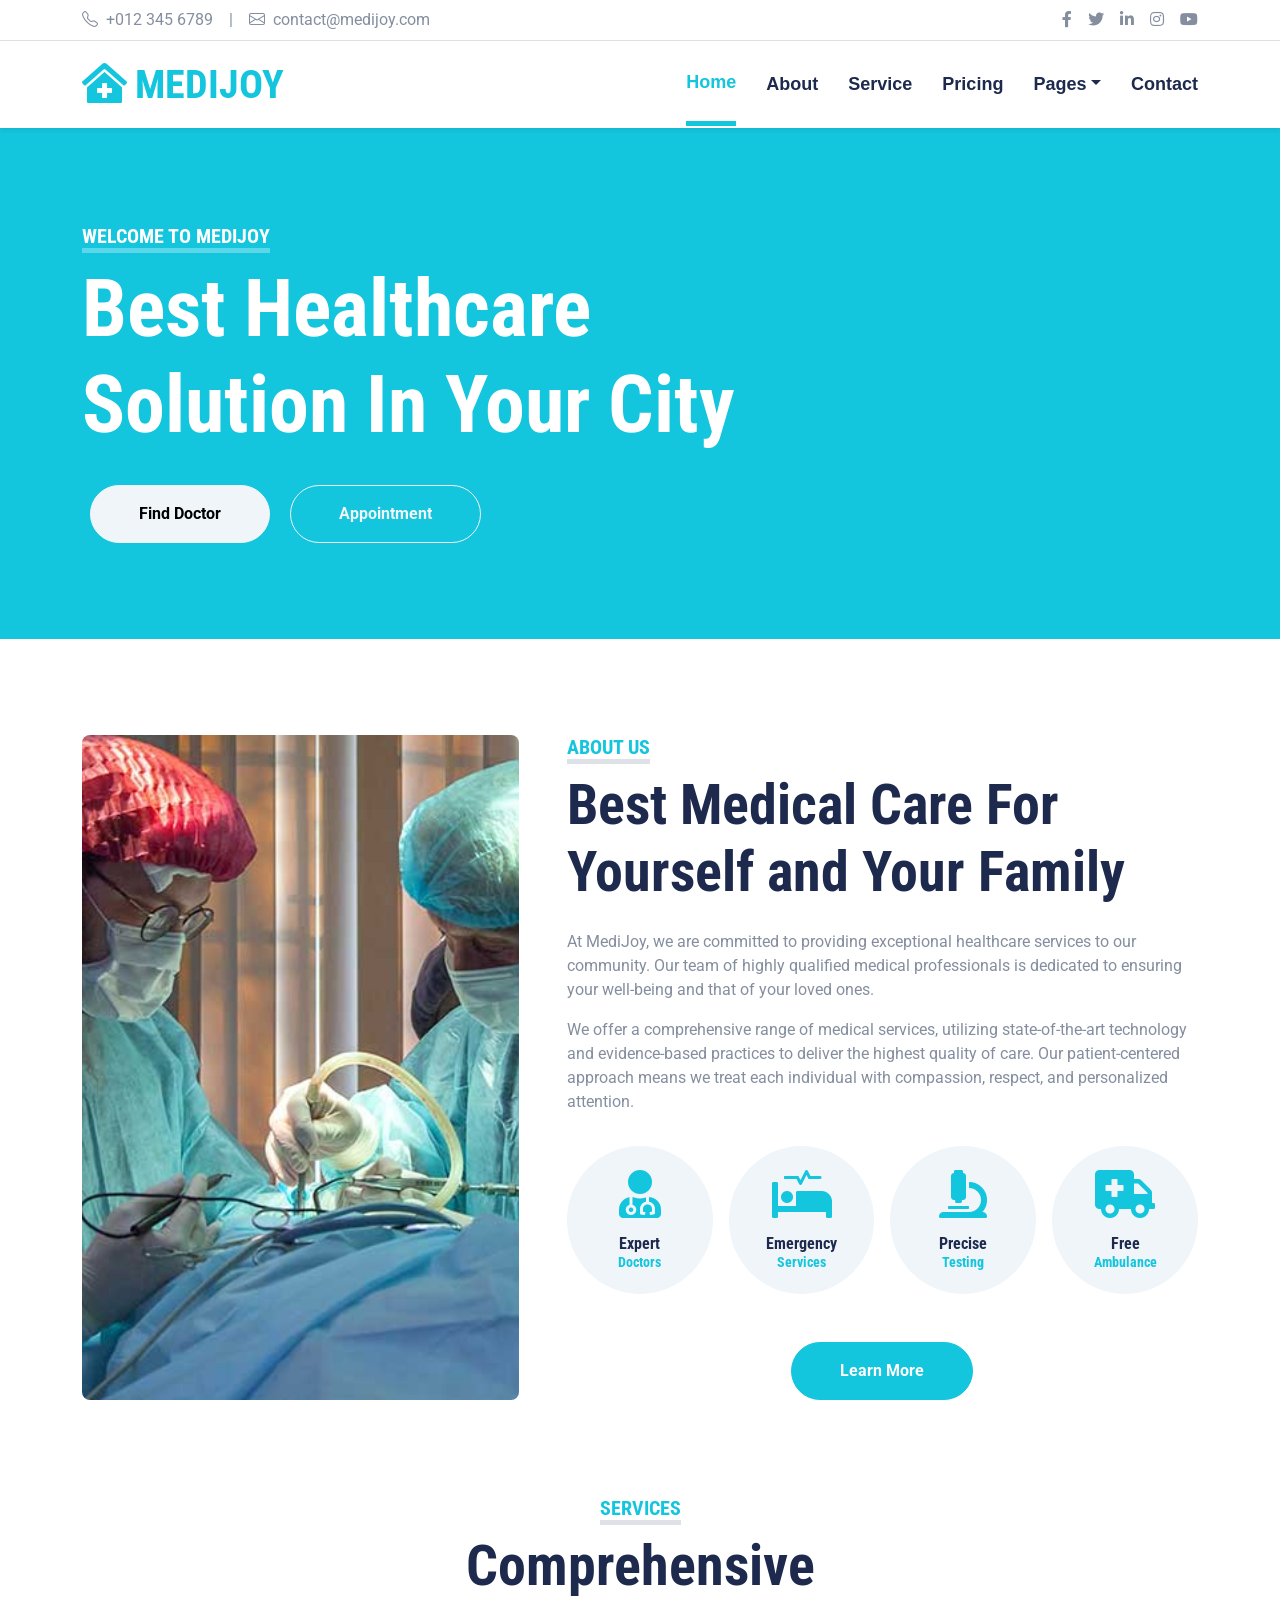
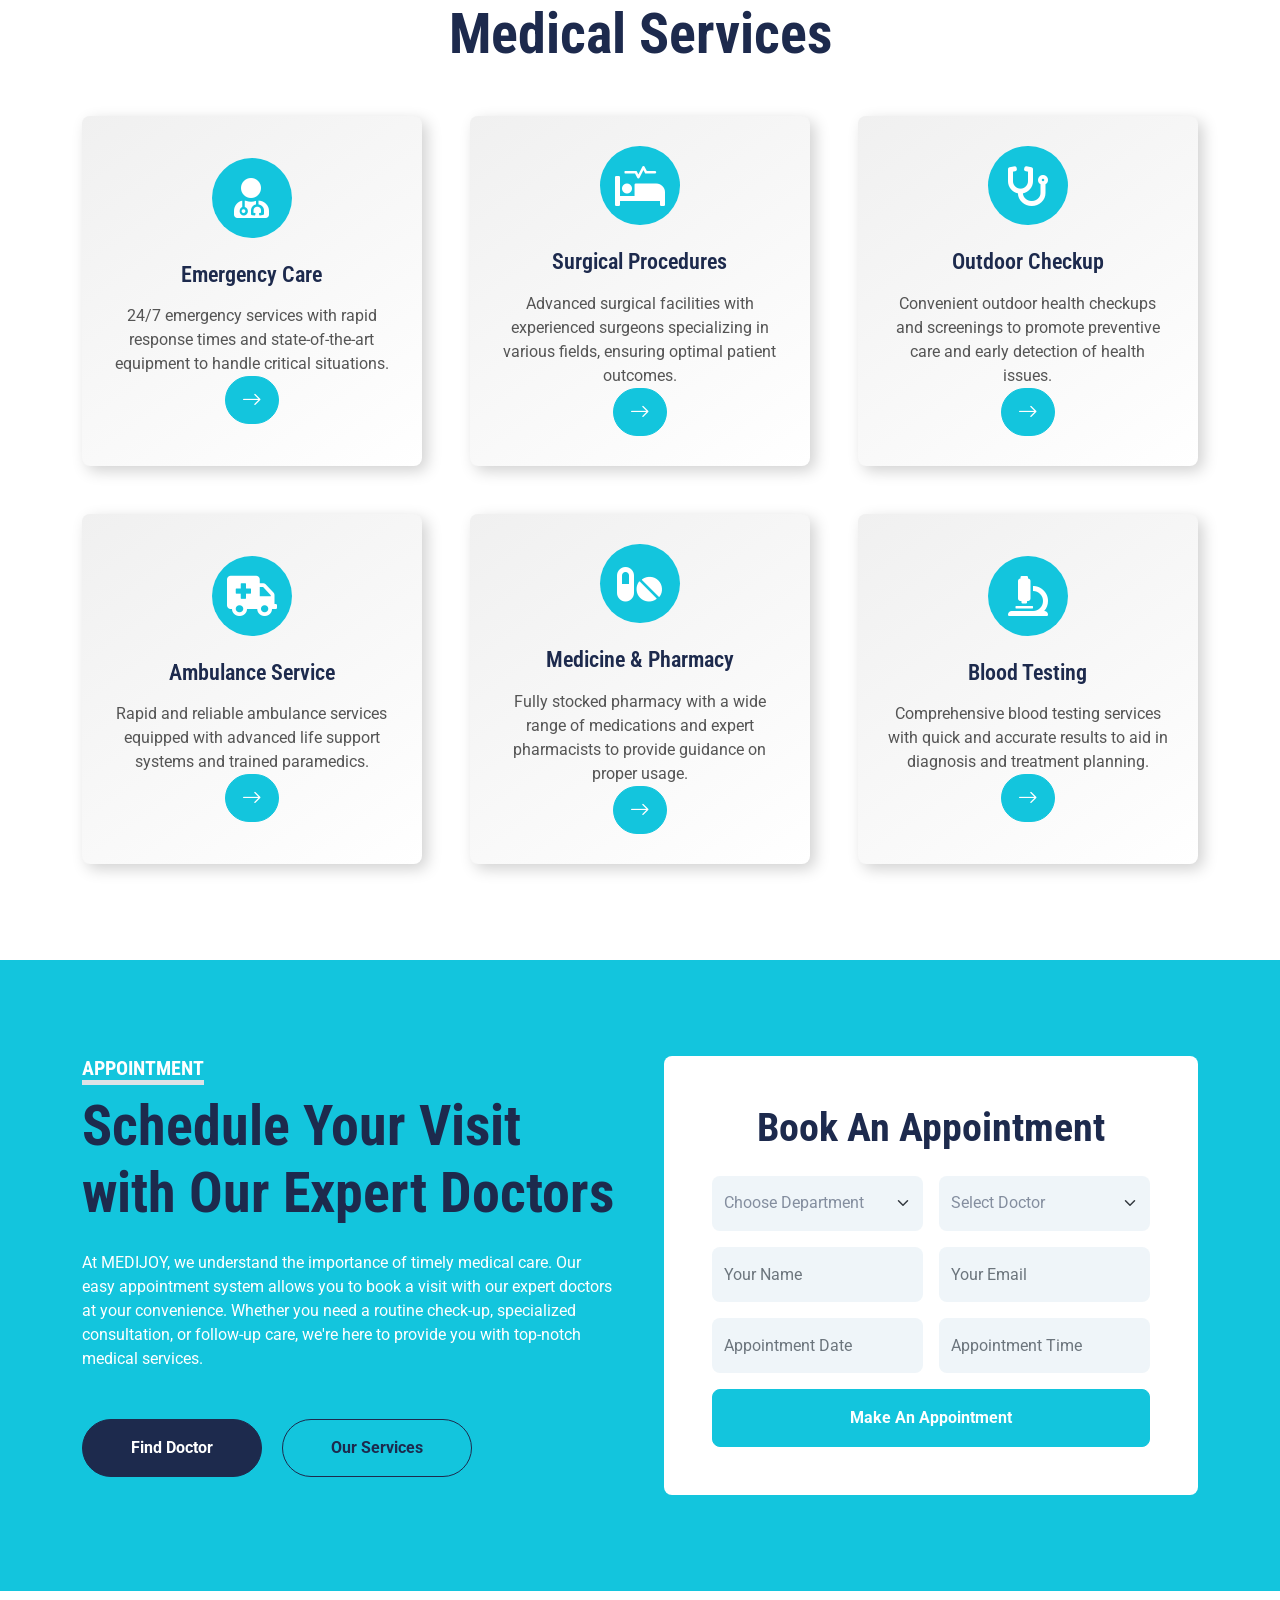
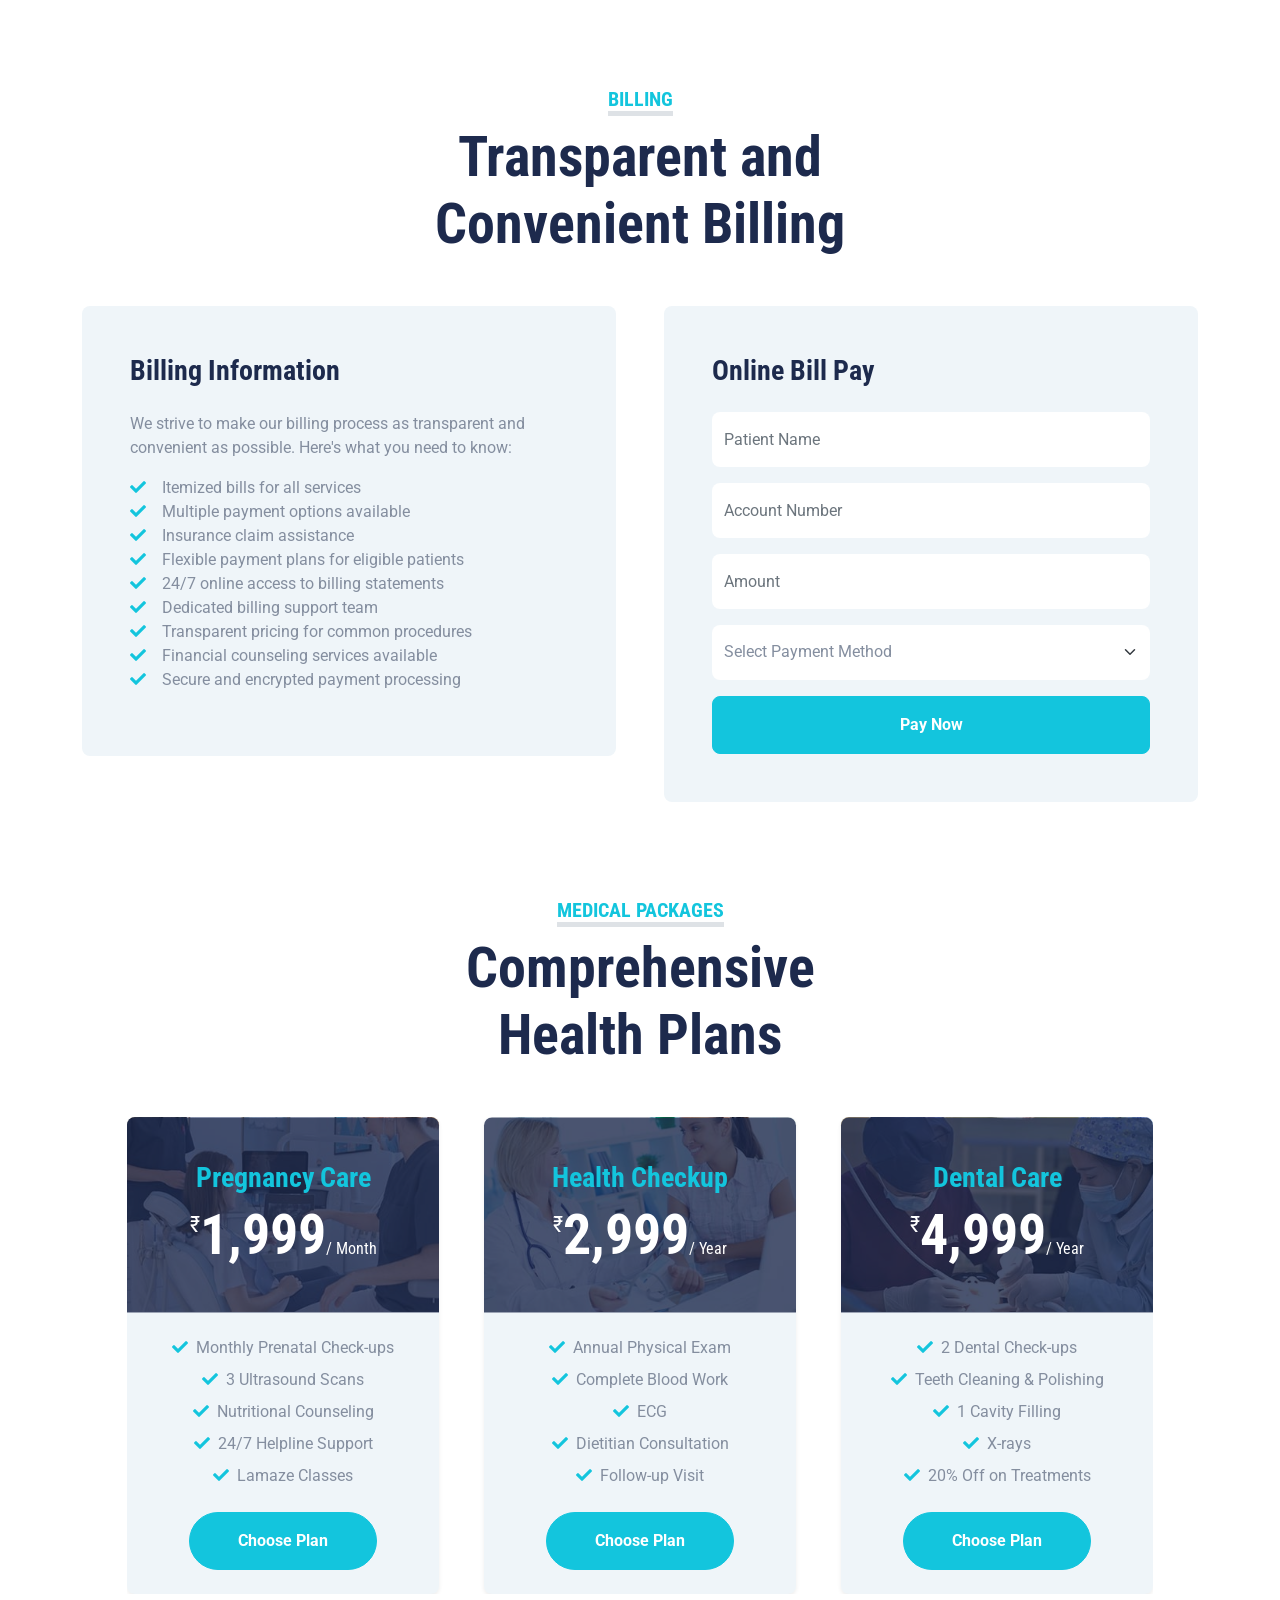
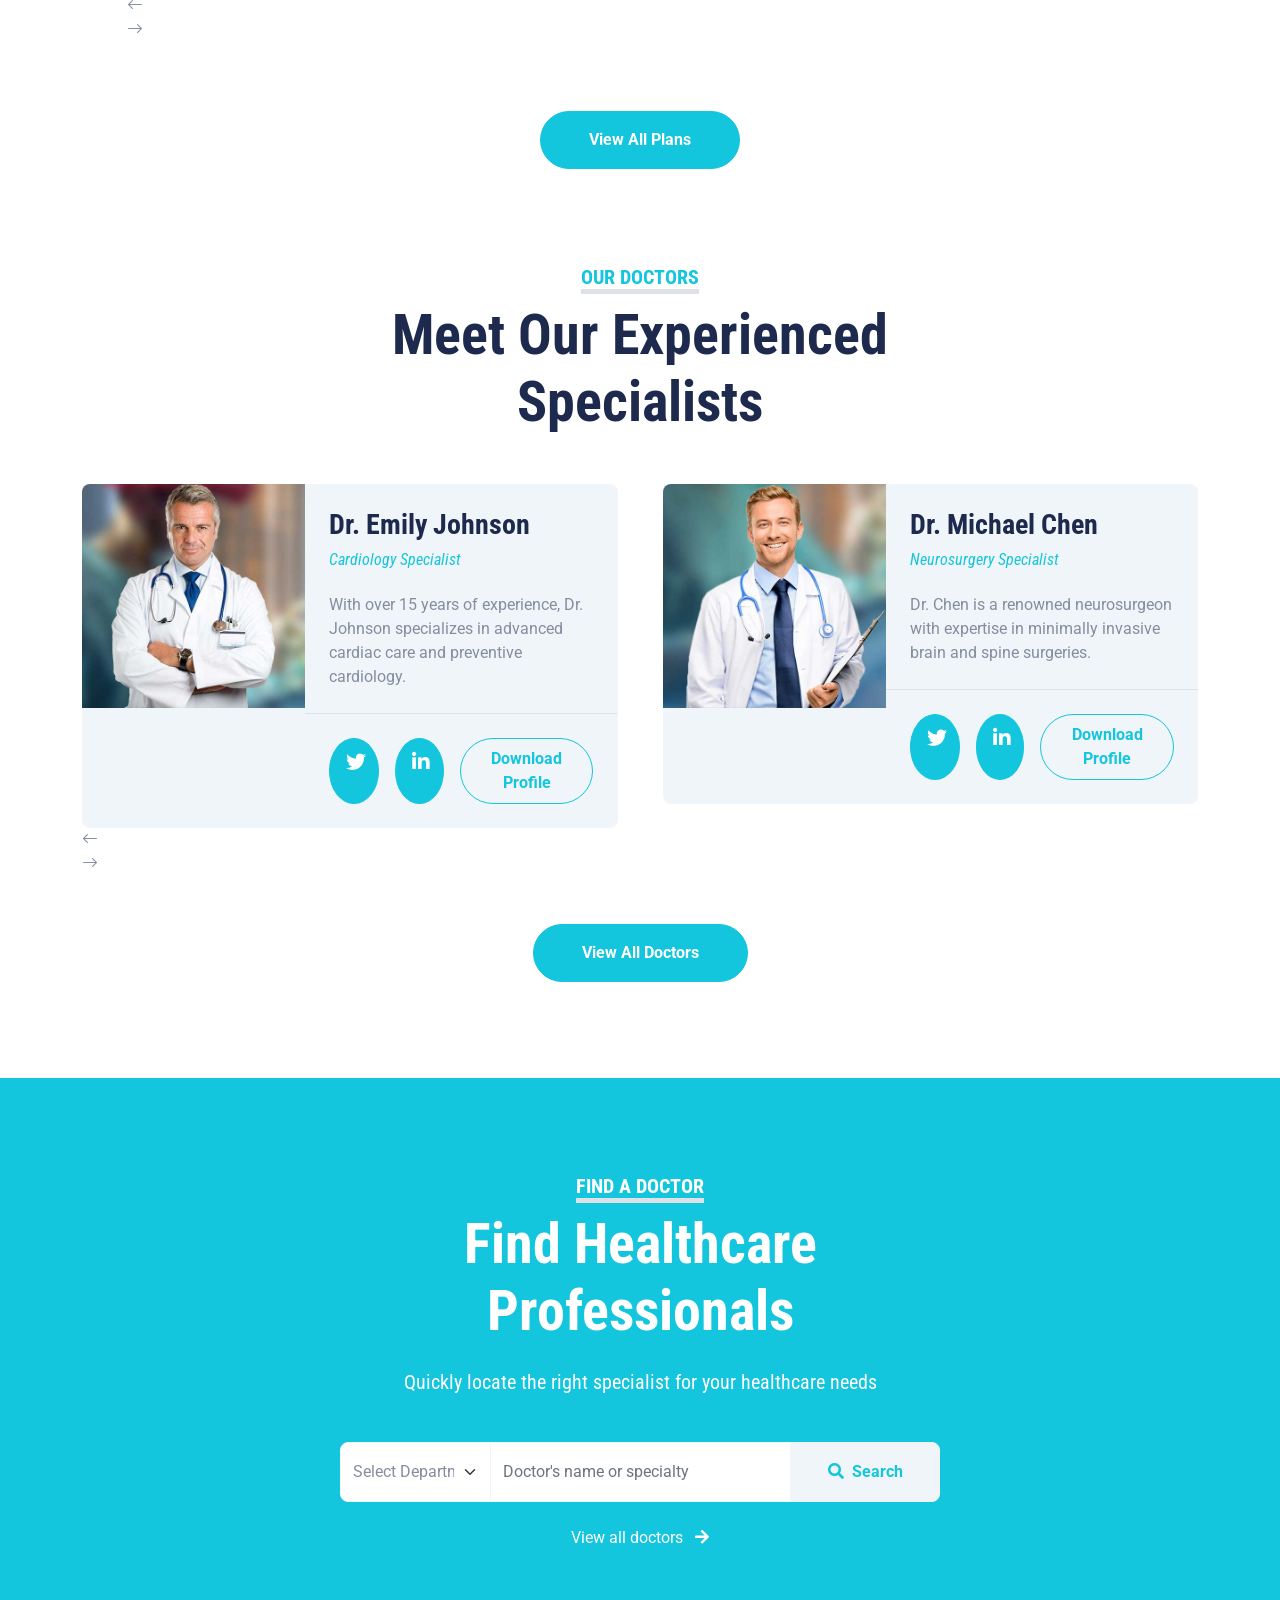
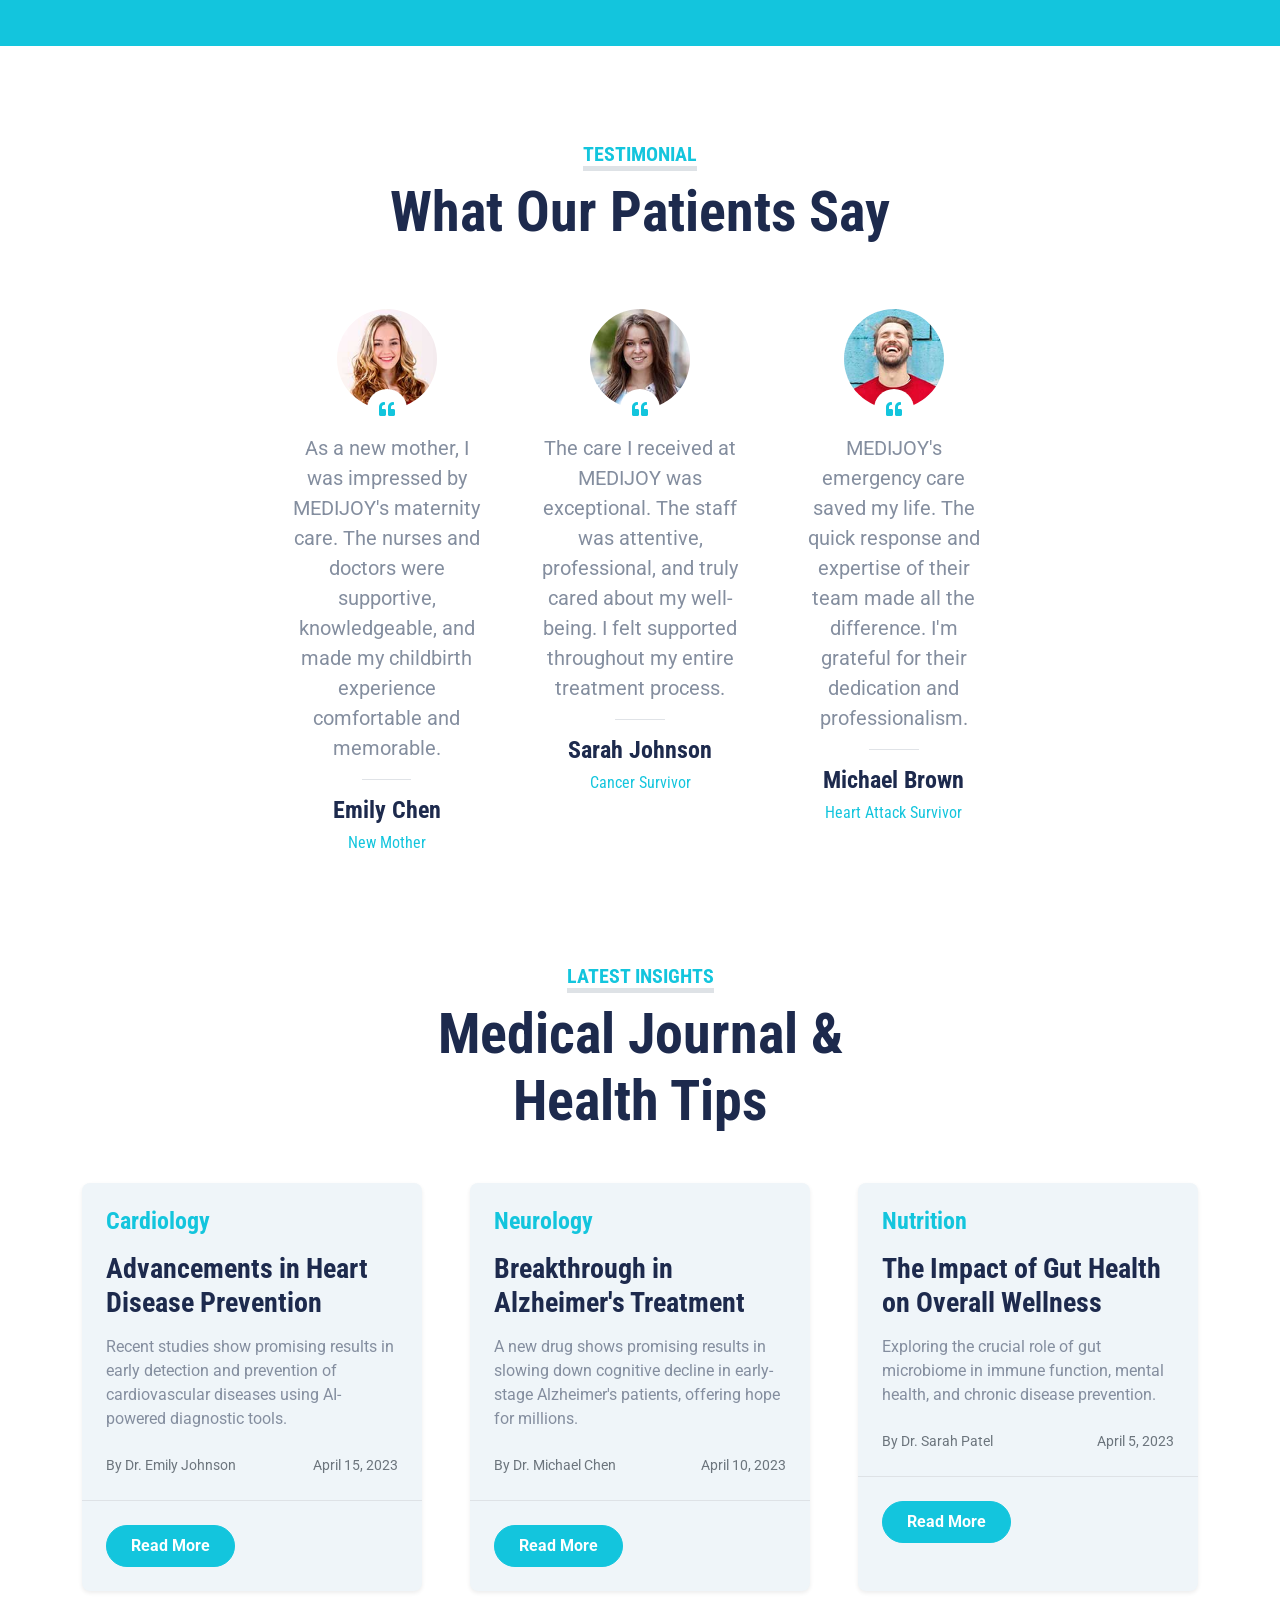
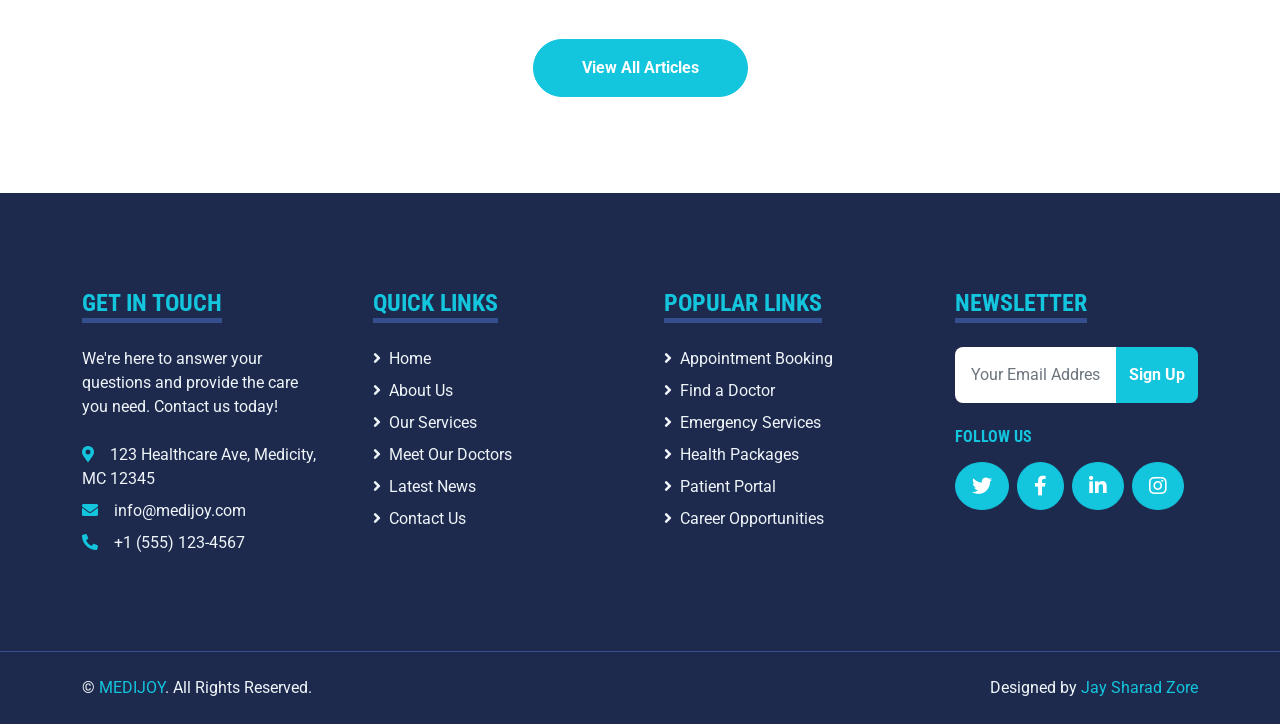
<file: index.html>
<!DOCTYPE html>
<html lang="en">

<head>
    <meta charset="utf-8">
    <title>MEDIJOY - Hospital Website Template</title>
    <meta content="width=device-width, initial-scale=1.0" name="viewport">
    <meta content="Free HTML Templates" name="keywords">
    <meta content="Free HTML Templates" name="description">

    <!-- Favicon -->
    <link href="img/favicon.ico" rel="icon">

    <!-- Google Web Fonts -->
    <link rel="preconnect" href="https://fonts.gstatic.com">
    <link href="https://fonts.googleapis.com/css2?family=Roboto+Condensed:wght@400;700&family=Roboto:wght@400;700&display=swap" rel="stylesheet">  

    <!-- Icon Font Stylesheet -->
    <link href="https://cdnjs.cloudflare.com/ajax/libs/font-awesome/5.15.0/css/all.min.css" rel="stylesheet">
    <link href="https://cdn.jsdelivr.net/npm/bootstrap-icons@1.4.1/font/bootstrap-icons.css" rel="stylesheet">

    <!-- Libraries Stylesheet -->
    <link href="lib/owlcarousel/assets/owl.carousel.min.css" rel="stylesheet">
    <link href="lib/tempusdominus/css/tempusdominus-bootstrap-4.min.css" rel="stylesheet" />

    <!-- Customized Bootstrap Stylesheet -->
    <link href="css/bootstrap.min.css" rel="stylesheet">

    <!-- Template Stylesheet -->
    <link href="css/style.css" rel="stylesheet">
</head>

<body>
    <!-- Topbar Start -->
    <div class="container-fluid py-2 border-bottom d-none d-lg-block">
        <div class="container">
            <div class="row">
                <div class="col-md-6 text-center text-lg-start mb-2 mb-lg-0">
                    <div class="d-inline-flex align-items-center">
                        <a class="text-decoration-none text-body pe-3" href=""><i class="bi bi-telephone me-2"></i>+012 345 6789</a>
                        <span class="text-body">|</span>
                        <a class="text-decoration-none text-body px-3" href=""><i class="bi bi-envelope me-2"></i>contact@medijoy.com</a>
                    </div>
                </div>
                <div class="col-md-6 text-center text-lg-end">
                    <div class="d-inline-flex align-items-center">
                        <a class="text-body px-2" href="https://facebook.com//">
                            <i class="fab fa-facebook-f"></i>
                        </a>
                        <a class="text-body px-2" href="https://twitter.com/">
                            <i class="fab fa-twitter"></i>
                        </a>
                        <a class="text-body px-2" href="https://www.linkedin.com/">
                            <i class="fab fa-linkedin-in"></i>
                        </a>
                        <a class="text-body px-2" href="https://www.instagram.com/">
                            <i class="fab fa-instagram"></i>
                        </a>
                        <a class="text-body ps-2" href="https://youtube.com//">
                            <i class="fab fa-youtube"></i>
                        </a>
                    </div>
                </div>
            </div>
        </div>
    </div>
    <!-- Topbar End -->


    <!-- Navbar Start -->
    <div class="container-fluid sticky-top bg-white shadow-sm">
        <div class="container">
            <nav class="navbar navbar-expand-lg bg-white navbar-light py-3 py-lg-0">
                <a href="index.html" class="navbar-brand">
                    <h1 class="m-0 text-uppercase text-primary"><i class="fa fa-clinic-medical me-2"></i>MEDIJOY</h1>
                </a>
                <button class="navbar-toggler" type="button" data-bs-toggle="collapse" data-bs-target="#navbarCollapse">
                    <span class="navbar-toggler-icon"></span>
                </button>
                <div class="collapse navbar-collapse" id="navbarCollapse">
                    <div class="navbar-nav ms-auto py-0">
                        <a href="index.html" class="nav-item nav-link active">Home</a>
                        <a href="about.html" class="nav-item nav-link">About</a>
                        <a href="service.html" class="nav-item nav-link">Service</a>
                        <a href="price.html" class="nav-item nav-link">Pricing</a>
                        <div class="nav-item dropdown">
                            <a href="#" class="nav-link dropdown-toggle" data-bs-toggle="dropdown">Pages</a>
                            <div class="dropdown-menu m-0">
                                <a href="blog.html" class="dropdown-item">Blog Grid</a>
                                <a href="detail.html" class="dropdown-item">Blog Detail</a>
                                <a href="team.html" class="dropdown-item">The Team</a>
                                <a href="testimonial.html" class="dropdown-item">Testimonial</a>
                                <a href="appointment.html" class="dropdown-item">Appointment</a>
                                <a href="search.html" class="dropdown-item">Search</a>
                            </div>
                        </div>
                        <a href="contact.html" class="nav-item nav-link">Contact</a>
                    </div>
                </div>
            </nav>
        </div>
    </div>
    <!-- Navbar End -->


    <!-- Hero Start -->
    <div class="container-fluid bg-primary py-5 mb-5 hero-header">
        <div class="container py-5">
            <div class="row justify-content-start">
                <div class="col-lg-8 text-center text-lg-start">
                    <h5 class="d-inline-block text-uppercase border-bottom border-5" style="border-color: rgba(256, 256, 256, .3) !important; color: white;">Welcome To MEDIJOY</h5>
                    <h1 class="display-1 text-white mb-md-4">Best Healthcare Solution In Your City</h1>
                    <div class="pt-2">
                        <a href="search.html" class="btn btn-light rounded-pill py-md-3 px-md-5 mx-2">Find Doctor</a>
                        <a href="appointment.html" class="btn btn-outline-light rounded-pill py-md-3 px-md-5 mx-2">Appointment</a>
                    </div>
                </div>
            </div>
        </div>
    </div>
    <!-- Hero End -->


    <!-- About Start -->
    <div class="container-fluid py-5">
        <div class="container">
            <div class="row gx-5">
                <div class="col-lg-5 mb-5 mb-lg-0" style="min-height: 500px;">
                    <div class="position-relative h-100">
                        <img class="position-absolute w-100 h-100 rounded" src="img/about.jpg" style="object-fit: cover;">
                    </div>
                </div>
                <div class="col-lg-7">
                    <div class="mb-4">
                        <h5 class="d-inline-block text-primary text-uppercase border-bottom border-5">About Us</h5>
                        <h1 class="display-4">Best Medical Care For Yourself and Your Family</h1>
                    </div>
                    <p>At MediJoy, we are committed to providing exceptional healthcare services to our community. Our team of highly qualified medical professionals is dedicated to ensuring your well-being and that of your loved ones.</p>
                    <p>We offer a comprehensive range of medical services, utilizing state-of-the-art technology and evidence-based practices to deliver the highest quality of care. Our patient-centered approach means we treat each individual with compassion, respect, and personalized attention.</p>
                    <div class="row g-3 pt-3">
                        <div class="col-sm-3 col-6">
                            <div class="bg-light text-center rounded-circle py-4">
                                <i class="fa fa-3x fa-user-md text-primary mb-3"></i>
                                <h6 class="mb-0">Expert<small class="d-block text-primary">Doctors</small></h6>
                            </div>
                        </div>
                        <div class="col-sm-3 col-6">
                            <div class="bg-light text-center rounded-circle py-4">
                                <i class="fa fa-3x fa-procedures text-primary mb-3"></i>
                                <h6 class="mb-0">Emergency<small class="d-block text-primary">Services</small></h6>
                            </div>
                        </div>
                        <div class="col-sm-3 col-6">
                            <div class="bg-light text-center rounded-circle py-4">
                                <i class="fa fa-3x fa-microscope text-primary mb-3"></i>
                                <h6 class="mb-0">Precise<small class="d-block text-primary">Testing</small></h6>
                            </div>
                        </div>
                        <div class="col-sm-3 col-6">
                            <div class="bg-light text-center rounded-circle py-4">
                                <i class="fa fa-3x fa-ambulance text-primary mb-3"></i>
                                <h6 class="mb-0">Free<small class="d-block text-primary">Ambulance</small></h6>
                            </div>
                        </div>
                    </div>
                    <!-- New: Learn More Arrow -->
                    <div class="text-center mt-5">
                        <a href="about.html" class="btn btn-primary rounded-pill py-3 px-5">Learn More</a>
                    </div>
                </div>
            </div>
        </div>
    </div>
    <!-- About End -->
    

    <!-- Services Start -->
    <div class="container-fluid py-5">
        <div class="container">
            <div class="text-center mx-auto mb-5" style="max-width: 500px;">
                <h5 class="d-inline-block text-primary text-uppercase border-bottom border-5">Services</h5>
                <h1 class="display-4">Comprehensive Medical Services</h1>
            </div>
            <div class="row g-5">
                <div class="col-lg-4 col-md-6">
                    <div class="service-item bg-light rounded d-flex flex-column align-items-center justify-content-center text-center">
                        <div class="service-icon mb-4">
                            <i class="fa fa-2x fa-user-md text-white"></i>
                        </div>
                        <h4 class="mb-3">Emergency Care</h4>
                        <p class="m-0">24/7 emergency services with rapid response times and state-of-the-art equipment to handle critical situations.</p>
                        <a class="btn btn-lg btn-primary rounded-pill" href="service.html">
                            <i class="bi bi-arrow-right"></i>
                        </a>
                    </div>
                </div>
                <div class="col-lg-4 col-md-6">
                    <div class="service-item bg-light rounded d-flex flex-column align-items-center justify-content-center text-center">
                        <div class="service-icon mb-4">
                            <i class="fa fa-2x fa-procedures text-white"></i>
                        </div>
                        <h4 class="mb-3">Surgical Procedures</h4>
                        <p class="m-0">Advanced surgical facilities with experienced surgeons specializing in various fields, ensuring optimal patient outcomes.</p>
                        <a class="btn btn-lg btn-primary rounded-pill" href="service.html">
                            <i class="bi bi-arrow-right"></i>
                        </a>
                    </div>
                </div>
                <div class="col-lg-4 col-md-6">
                    <div class="service-item bg-light rounded d-flex flex-column align-items-center justify-content-center text-center">
                        <div class="service-icon mb-4">
                            <i class="fa fa-2x fa-stethoscope text-white"></i>
                        </div>
                        <h4 class="mb-3">Outdoor Checkup</h4>
                        <p class="m-0">Convenient outdoor health checkups and screenings to promote preventive care and early detection of health issues.</p>
                        <a class="btn btn-lg btn-primary rounded-pill" href="service.html">
                            <i class="bi bi-arrow-right"></i>
                        </a>
                    </div>
                </div>
                <div class="col-lg-4 col-md-6">
                    <div class="service-item bg-light rounded d-flex flex-column align-items-center justify-content-center text-center">
                        <div class="service-icon mb-4">
                            <i class="fa fa-2x fa-ambulance text-white"></i>
                        </div>
                        <h4 class="mb-3">Ambulance Service</h4>
                        <p class="m-0">Rapid and reliable ambulance services equipped with advanced life support systems and trained paramedics.</p>
                        <a class="btn btn-lg btn-primary rounded-pill" href="service.html">
                            <i class="bi bi-arrow-right"></i>
                        </a>
                    </div>
                </div>
                <div class="col-lg-4 col-md-6">
                    <div class="service-item bg-light rounded d-flex flex-column align-items-center justify-content-center text-center">
                        <div class="service-icon mb-4">
                            <i class="fa fa-2x fa-pills text-white"></i>
                        </div>
                        <h4 class="mb-3">Medicine & Pharmacy</h4>
                        <p class="m-0">Fully stocked pharmacy with a wide range of medications and expert pharmacists to provide guidance on proper usage.</p>
                        <a class="btn btn-lg btn-primary rounded-pill" href="service.html">
                            <i class="bi bi-arrow-right"></i>
                        </a>
                    </div>
                </div>
                <div class="col-lg-4 col-md-6">
                    <div class="service-item bg-light rounded d-flex flex-column align-items-center justify-content-center text-center">
                        <div class="service-icon mb-4">
                            <i class="fa fa-2x fa-microscope text-white"></i>
                        </div>
                        <h4 class="mb-3">Blood Testing</h4>
                        <p class="m-0">Comprehensive blood testing services with quick and accurate results to aid in diagnosis and treatment planning.</p>
                        <a class="btn btn-lg btn-primary rounded-pill" href="service.html">
                            <i class="bi bi-arrow-right"></i>
                        </a>
                    </div>
                </div>
            </div>
        </div>
    </div>
    <!-- Services End -->


    <!-- Appointment Start -->
    <div class="container-fluid bg-primary my-5 py-5">
        <div class="container py-5">
            <div class="row gx-5">
                <div class="col-lg-6 mb-5 mb-lg-0">
                    <div class="mb-4">
                        <h5 class="d-inline-block text-white text-uppercase border-bottom border-5">Appointment</h5>
                        <h1 class="display-4">Schedule Your Visit with Our Expert Doctors</h1>
                    </div>
                    <p class="text-white mb-5">At MEDIJOY, we understand the importance of timely medical care. Our easy appointment system allows you to book a visit with our expert doctors at your convenience. Whether you need a routine check-up, specialized consultation, or follow-up care, we're here to provide you with top-notch medical services.</p>
                    <a class="btn btn-dark rounded-pill py-3 px-5 me-3" href="search.html">Find Doctor</a>
                    <a class="btn btn-outline-dark rounded-pill py-3 px-5" href="services.html">Our Services</a>
                </div>
                <div class="col-lg-6">
                    <div class="bg-white text-center rounded p-5">
                        <h1 class="mb-4">Book An Appointment</h1>
                        <form action="appointment.html" method="get">
                            <div class="row g-3">
                                <div class="col-12 col-sm-6">
                                    <select class="form-select bg-light border-0" style="height: 55px;">
                                        <option selected>Choose Department</option>
                                        <option value="1">Cardiology</option>
                                        <option value="2">Neurology</option>
                                        <option value="3">Oncology</option>
                                        <option value="4">Pediatrics</option>
                                        <option value="5">Orthopedics</option>
                                    </select>
                                </div>
                                <div class="col-12 col-sm-6">
                                    <select class="form-select bg-light border-0" style="height: 55px;">
                                        <option selected>Select Doctor</option>
                                        <option value="1">Dr. John Smith</option>
                                        <option value="2">Dr. Emily Johnson</option>
                                        <option value="3">Dr. Michael Lee</option>
                                        <option value="4">Dr. Sarah Brown</option>
                                    </select>
                                </div>
                                <div class="col-12 col-sm-6">
                                    <input type="text" class="form-control bg-light border-0" placeholder="Your Name" style="height: 55px;">
                                </div>
                                <div class="col-12 col-sm-6">
                                    <input type="email" class="form-control bg-light border-0" placeholder="Your Email" style="height: 55px;">
                                </div>
                                <div class="col-12 col-sm-6">
                                    <div class="date" id="date" data-target-input="nearest">
                                        <input type="text"
                                            class="form-control bg-light border-0 datetimepicker-input"
                                            placeholder="Appointment Date" data-target="#date" data-toggle="datetimepicker" style="height: 55px;">
                                    </div>
                                </div>
                                <div class="col-12 col-sm-6">
                                    <div class="time" id="time" data-target-input="nearest">
                                        <input type="text"
                                            class="form-control bg-light border-0 datetimepicker-input"
                                            placeholder="Appointment Time" data-target="#time" data-toggle="datetimepicker" style="height: 55px;">
                                    </div>
                                </div>
                                <div class="col-12">
                                    <button class="btn btn-primary w-100 py-3" type="submit">Make An Appointment</button>
                                </div>
                            </div>
                        </form>
                    </div>
                </div>
            </div>
        </div>
    </div>
    <!-- Appointment End -->


    <!-- Billing Start -->
    <div class="container-fluid py-5">
        <div class="container">
            <div class="text-center mx-auto mb-5" style="max-width: 500px;">
                <h5 class="d-inline-block text-primary text-uppercase border-bottom border-5">Billing</h5>
                <h1 class="display-4">Transparent and Convenient Billing</h1>
            </div>
            <div class="row g-5">
                <div class="col-lg-6">
                    <div class="bg-light rounded p-5">
                        <h3 class="mb-4">Billing Information</h3>
                        <p>We strive to make our billing process as transparent and convenient as possible. Here's what you need to know:</p>
                        <ul class="list-unstyled">
                            <li><i class="fa fa-check text-primary me-3"></i>Itemized bills for all services</li>
                            <li><i class="fa fa-check text-primary me-3"></i>Multiple payment options available</li>
                            <li><i class="fa fa-check text-primary me-3"></i>Insurance claim assistance</li>
                            <li><i class="fa fa-check text-primary me-3"></i>Flexible payment plans for eligible patients</li>
                            <li><i class="fa fa-check text-primary me-3"></i>24/7 online access to billing statements</li>
                            <li><i class="fa fa-check text-primary me-3"></i>Dedicated billing support team</li>
                            <li><i class="fa fa-check text-primary me-3"></i>Transparent pricing for common procedures</li>
                            <li><i class="fa fa-check text-primary me-3"></i>Financial counseling services available</li>
                            <li><i class="fa fa-check text-primary me-3"></i>Secure and encrypted payment processing</li>
                        </ul>
                    </div>
                </div>
                <div class="col-lg-6">
                    <div class="bg-light rounded p-5">
                        <h3 class="mb-4">Online Bill Pay</h3>
                        <form action="billing.html" method="get">
                            <div class="row g-3">
                                <div class="col-12">
                                    <input type="text" class="form-control bg-white border-0" placeholder="Patient Name" style="height: 55px;">
                                </div>
                                <div class="col-12">
                                    <input type="text" class="form-control bg-white border-0" placeholder="Account Number" style="height: 55px;">
                                </div>
                                <div class="col-12">
                                    <input type="text" class="form-control bg-white border-0" placeholder="Amount" style="height: 55px;">
                                </div>
                                <div class="col-12">
                                    <select class="form-select bg-white border-0" style="height: 55px;">
                                        <option selected>Select Payment Method</option>
                                        <option value="1">Credit Card</option>
                                        <option value="2">Debit Card</option>
                                        <option value="3">PayPal</option>
                                    </select>
                                </div>
                                <div class="col-12">
                                    <button class="btn btn-primary w-100 py-3" type="submit">Pay Now</button>
                                </div>
                            </div>
                        </form>
                    </div>
                </div>
            </div>
        </div>
    </div>
    <!-- Billing End -->


    <!-- Pricing Plan Start -->
    <div class="container-fluid py-5">
        <div class="container">
            <div class="text-center mx-auto mb-5" style="max-width: 500px;">
                <h5 class="d-inline-block text-primary text-uppercase border-bottom border-5">Medical Packages</h5>
                <h1 class="display-4">Comprehensive Health Plans</h1>
            </div>
            <div class="owl-carousel price-carousel position-relative" style="padding: 0 45px 45px 45px;">
                <div class="bg-light rounded shadow-sm">
                    <div class="position-relative">
                        <img class="img-fluid rounded-top w-100" src="img/price-1.jpg" alt="">
                        <div class="position-absolute w-100 h-100 top-50 start-50 translate-middle rounded-top d-flex flex-column align-items-center justify-content-center" style="background: rgba(29, 42, 77, .8);">
                            <h3 class="text-primary">Pregnancy Care</h3>
                            <h1 class="display-4 text-white mb-0">
                                <small class="align-top fw-normal" style="font-size: 22px; line-height: 45px;">₹</small>1,999<small class="align-bottom fw-normal" style="font-size: 16px; line-height: 40px;">/ Month</small>
                            </h1>
                        </div>
                    </div>
                    <div class="text-center p-4">
                        <ul class="list-unstyled mb-4">
                            <li class="mb-2"><i class="fas fa-check text-primary me-2"></i>Monthly Prenatal Check-ups</li>
                            <li class="mb-2"><i class="fas fa-check text-primary me-2"></i>3 Ultrasound Scans</li>
                            <li class="mb-2"><i class="fas fa-check text-primary me-2"></i>Nutritional Counseling</li>
                            <li class="mb-2"><i class="fas fa-check text-primary me-2"></i>24/7 Helpline Support</li>
                            <li class="mb-2"><i class="fas fa-check text-primary me-2"></i>Lamaze Classes</li>
                        </ul>
                        <a href="" class="btn btn-primary rounded-pill py-3 px-5">Choose Plan</a>
                    </div>
                </div>
                <div class="bg-light rounded shadow-sm">
                    <div class="position-relative">
                        <img class="img-fluid rounded-top w-100" src="img/price-2.jpg" alt="">
                        <div class="position-absolute w-100 h-100 top-50 start-50 translate-middle rounded-top d-flex flex-column align-items-center justify-content-center" style="background: rgba(29, 42, 77, .8);">
                            <h3 class="text-primary">Health Checkup</h3>
                            <h1 class="display-4 text-white mb-0">
                                <small class="align-top fw-normal" style="font-size: 22px; line-height: 45px;">₹</small>2,999<small class="align-bottom fw-normal" style="font-size: 16px; line-height: 40px;">/ Year</small>
                            </h1>
                        </div>
                    </div>
                    <div class="text-center p-4">
                        <ul class="list-unstyled mb-4">
                            <li class="mb-2"><i class="fas fa-check text-primary me-2"></i>Annual Physical Exam</li>
                            <li class="mb-2"><i class="fas fa-check text-primary me-2"></i>Complete Blood Work</li>
                            <li class="mb-2"><i class="fas fa-check text-primary me-2"></i>ECG</li>
                            <li class="mb-2"><i class="fas fa-check text-primary me-2"></i>Dietitian Consultation</li>
                            <li class="mb-2"><i class="fas fa-check text-primary me-2"></i>Follow-up Visit</li>
                        </ul>
                        <a href="" class="btn btn-primary rounded-pill py-3 px-5">Choose Plan</a>
                    </div>
                </div>
                <div class="bg-light rounded shadow-sm">
                    <div class="position-relative">
                        <img class="img-fluid rounded-top w-100" src="img/price-3.jpg" alt="">
                        <div class="position-absolute w-100 h-100 top-50 start-50 translate-middle rounded-top d-flex flex-column align-items-center justify-content-center" style="background: rgba(29, 42, 77, .8);">
                            <h3 class="text-primary">Dental Care</h3>
                            <h1 class="display-4 text-white mb-0">
                                <small class="align-top fw-normal" style="font-size: 22px; line-height: 45px;">₹</small>4,999<small class="align-bottom fw-normal" style="font-size: 16px; line-height: 40px;">/ Year</small>
                            </h1>
                        </div>
                    </div>
                    <div class="text-center p-4">
                        <ul class="list-unstyled mb-4">
                            <li class="mb-2"><i class="fas fa-check text-primary me-2"></i>2 Dental Check-ups</li>
                            <li class="mb-2"><i class="fas fa-check text-primary me-2"></i>Teeth Cleaning & Polishing</li>
                            <li class="mb-2"><i class="fas fa-check text-primary me-2"></i>1 Cavity Filling</li>
                            <li class="mb-2"><i class="fas fa-check text-primary me-2"></i>X-rays</li>
                            <li class="mb-2"><i class="fas fa-check text-primary me-2"></i>20% Off on Treatments</li>
                        </ul>
                        <a href="" class="btn btn-primary rounded-pill py-3 px-5">Choose Plan</a>
                    </div>
                </div>
                <div class="bg-light rounded shadow-sm">
                    <div class="position-relative">
                        <img class="img-fluid rounded-top w-100" src="img/price-4.jpg" alt="">
                        <div class="position-absolute w-100 h-100 top-50 start-50 translate-middle rounded-top d-flex flex-column align-items-center justify-content-center" style="background: rgba(29, 42, 77, .8);">
                            <h3 class="text-primary">Family Health</h3>
                            <h1 class="display-4 text-white mb-0">
                                <small class="align-top fw-normal" style="font-size: 22px; line-height: 45px;">₹</small>7,999<small class="align-bottom fw-normal" style="font-size: 16px; line-height: 40px;">/ Year</small>
                            </h1>
                        </div>
                    </div>
                    <div class="text-center p-4">
                        <ul class="list-unstyled mb-4">
                            <li class="mb-2"><i class="fas fa-check text-primary me-2"></i>4 Members Coverage</li>
                            <li class="mb-2"><i class="fas fa-check text-primary me-2"></i>Annual Health Checkups</li>
                            <li class="mb-2"><i class="fas fa-check text-primary me-2"></i>Unlimited Consultations</li>
                            <li class="mb-2"><i class="fas fa-check text-primary me-2"></i>15% Off on Medicines</li>
                            <li class="mb-2"><i class="fas fa-check text-primary me-2"></i>24/7 Telemedicine</li>
                        </ul>
                        <a href="" class="btn btn-primary rounded-pill py-3 px-5">Choose Plan</a>
                    </div>
                </div>
            </div>
            <div class="text-center mt-4">
                <a href="price.html" class="btn btn-primary rounded-pill py-3 px-5">View All Plans</a>
            </div>
        </div>
    </div>
    <!-- Pricing Plan End -->


    <!-- Team Start -->
    <div class="container-fluid py-5">
        <div class="container">
            <div class="text-center mx-auto mb-5" style="max-width: 500px;">
                <h5 class="d-inline-block text-primary text-uppercase border-bottom border-5">Our Doctors</h5>
                <h1 class="display-4">Meet Our Experienced Specialists</h1>
            </div>
            <div class="owl-carousel team-carousel position-relative">
                <div class="team-item">
                    <div class="row g-0 bg-light rounded overflow-hidden">
                        <div class="col-12 col-sm-5 h-100">
                            <img class="img-fluid h-100" src="img/team-1.jpg" style="object-fit: cover;">
                        </div>
                        <div class="col-12 col-sm-7 h-100 d-flex flex-column">
                            <div class="mt-auto p-4">
                                <h3>Dr. Emily Johnson</h3>
                                <h6 class="fw-normal fst-italic text-primary mb-4">Cardiology Specialist</h6>
                                <p class="m-0">With over 15 years of experience, Dr. Johnson specializes in advanced cardiac care and preventive cardiology.</p>
                            </div>
                            <div class="d-flex mt-auto border-top p-4">
                                <a class="btn btn-lg btn-primary btn-lg-square rounded-circle me-3" href="#"><i class="fab fa-twitter"></i></a>
                                <a class="btn btn-lg btn-primary btn-lg-square rounded-circle me-3" href="#"><i class="fab fa-linkedin-in"></i></a>
                                <a class="btn btn-outline-primary rounded-pill px-3 py-2 ms-auto" href="img/Jay Resume.pdf" download>Download Profile</a>
                            </div>
                        </div>
                    </div>
                </div>
                <div class="team-item">
                    <div class="row g-0 bg-light rounded overflow-hidden">
                        <div class="col-12 col-sm-5 h-100">
                            <img class="img-fluid h-100" src="img/team-2.jpg" style="object-fit: cover;">
                        </div>
                        <div class="col-12 col-sm-7 h-100 d-flex flex-column">
                            <div class="mt-auto p-4">
                                <h3>Dr. Michael Chen</h3>
                                <h6 class="fw-normal fst-italic text-primary mb-4">Neurosurgery Specialist</h6>
                                <p class="m-0">Dr. Chen is a renowned neurosurgeon with expertise in minimally invasive brain and spine surgeries.</p>
                            </div>
                            <div class="d-flex mt-auto border-top p-4">
                                <a class="btn btn-lg btn-primary btn-lg-square rounded-circle me-3" href="#"><i class="fab fa-twitter"></i></a>
                                <a class="btn btn-lg btn-primary btn-lg-square rounded-circle me-3" href="#"><i class="fab fa-linkedin-in"></i></a>
                                <a class="btn btn-outline-primary rounded-pill px-3 py-2 ms-auto" href="img/Jay Resume.pdf" download>Download Profile</a>
                            </div>
                        </div>
                    </div>
                </div>
                <div class="team-item">
                    <div class="row g-0 bg-light rounded overflow-hidden">
                        <div class="col-12 col-sm-5 h-100">
                            <img class="img-fluid h-100" src="img/team-3.jpg" style="object-fit: cover;">
                        </div>
                        <div class="col-12 col-sm-7 h-100 d-flex flex-column">
                            <div class="mt-auto p-4">
                                <h3>Dr. Sarah Patel</h3>
                                <h6 class="fw-normal fst-italic text-primary mb-4">Pediatrics Specialist</h6>
                                <p class="m-0">Dr. Patel is dedicated to providing compassionate care for children, with a focus on developmental pediatrics.</p>
                            </div>
                            <div class="d-flex mt-auto border-top p-4">
                                <a class="btn btn-lg btn-primary btn-lg-square rounded-circle me-3" href="#"><i class="fab fa-twitter"></i></a>
                                <a class="btn btn-lg btn-primary btn-lg-square rounded-circle me-3" href="#"><i class="fab fa-linkedin-in"></i></a>
                                <a class="btn btn-outline-primary rounded-pill px-3 py-2 ms-auto" href="img/Jay Resume.pdf" download>Download Profile</a>
                            </div>
                        </div>
                    </div>
                </div>
            </div>
        </div>
        <div class="text-center mt-5">
            <a href="team.html" class="btn btn-primary rounded-pill py-3 px-5">View All Doctors</a>
        </div>
    </div>
    <!-- Team End -->


    <!-- Search Start -->
    <div class="container-fluid bg-primary my-5 py-5">
        <div class="container py-5">
            <div class="text-center mx-auto mb-5" style="max-width: 500px;">
                <h5 class="d-inline-block text-white text-uppercase border-bottom border-5">Find A Doctor</h5>
                <h1 class="display-4 mb-4 text-white">Find Healthcare Professionals</h1>
                <h5 class="text-white fw-normal">Quickly locate the right specialist for your healthcare needs</h5>
            </div>
            <div class="mx-auto" style="width: 100%; max-width: 600px;">
                <div class="input-group">
                    <select class="form-select border-light w-25" style="height: 60px;">
                        <option selected>Select Department</option>
                        <option value="cardiology">Cardiology</option>
                        <option value="neurology">Neurology</option>
                        <option value="oncology">Oncology</option>
                        <option value="pediatrics">Pediatrics</option>
                        <option value="orthopedics">Orthopedics</option>
                    </select>
                    <input type="text" class="form-control border-light w-50" placeholder="Doctor's name or specialty" style="height: 60px;">
                    <button class="btn btn-light text-primary w-25" style="height: 60px;">
                        <i class="fas fa-search me-2"></i>Search
                    </button>
                </div>
            </div>
            <div class="text-center mt-4">
                <a href="team.html" class="text-white">View all doctors <i class="fas fa-arrow-right ms-2"></i></a>
            </div>
        </div>
    </div>
    <!-- Search End -->


    <!-- Testimonial Start -->
    <div class="container-fluid py-5">
        <div class="container">
            <div class="text-center mx-auto mb-5" style="max-width: 500px;">
                <h5 class="d-inline-block text-primary text-uppercase border-bottom border-5">Testimonial</h5>
                <h1 class="display-4">What Our Patients Say</h1>
            </div>
            <div class="row justify-content-center">
                <div class="col-lg-8">
                    <div class="owl-carousel testimonial-carousel">
                        <div class="testimonial-item text-center">
                            <div class="position-relative mb-4">
                                <img class="img-fluid rounded-circle mx-auto" src="img/testimonial-1.jpg" alt="" style="width: 100px; height: 100px;">
                                <div class="position-absolute top-100 start-50 translate-middle d-flex align-items-center justify-content-center bg-white rounded-circle" style="width: 40px; height: 40px;">
                                    <i class="fa fa-quote-left fa-1x text-primary"></i>
                                </div>
                            </div>
                            <p class="fs-5 fw-normal">The care I received at MEDIJOY was exceptional. The staff was attentive, professional, and truly cared about my well-being. I felt supported throughout my entire treatment process.</p>
                            <hr class="w-25 mx-auto">
                            <h4>Sarah Johnson</h4>
                            <h6 class="fw-normal text-primary mb-3">Cancer Survivor</h6>
                        </div>
                        <div class="testimonial-item text-center">
                            <div class="position-relative mb-4">
                                <img class="img-fluid rounded-circle mx-auto" src="img/testimonial-2.jpg" alt="" style="width: 100px; height: 100px;">
                                <div class="position-absolute top-100 start-50 translate-middle d-flex align-items-center justify-content-center bg-white rounded-circle" style="width: 40px; height: 40px;">
                                    <i class="fa fa-quote-left fa-1x text-primary"></i>
                                </div>
                            </div>
                            <p class="fs-5 fw-normal">MEDIJOY's emergency care saved my life. The quick response and expertise of their team made all the difference. I'm grateful for their dedication and professionalism.</p>
                            <hr class="w-25 mx-auto">
                            <h4>Michael Brown</h4>
                            <h6 class="fw-normal text-primary mb-3">Heart Attack Survivor</h6>
                        </div>
                        <div class="testimonial-item text-center">
                            <div class="position-relative mb-4">
                                <img class="img-fluid rounded-circle mx-auto" src="img/testimonial-3.jpg" alt="" style="width: 100px; height: 100px;">
                                <div class="position-absolute top-100 start-50 translate-middle d-flex align-items-center justify-content-center bg-white rounded-circle" style="width: 40px; height: 40px;">
                                    <i class="fa fa-quote-left fa-1x text-primary"></i>
                                </div>
                            </div>
                            <p class="fs-5 fw-normal">As a new mother, I was impressed by MEDIJOY's maternity care. The nurses and doctors were supportive, knowledgeable, and made my childbirth experience comfortable and memorable.</p>
                            <hr class="w-25 mx-auto">
                            <h4>Emily Chen</h4>
                            <h6 class="fw-normal text-primary mb-3">New Mother</h6>
                        </div>
                    </div>
                </div>
            </div>
        </div>
    </div>
    <!-- Testimonial End -->


    <!-- Blog Start -->
    <div class="container-fluid py-5">
        <div class="container">
            <div class="text-center mx-auto mb-5" style="max-width: 500px;">
                <h5 class="d-inline-block text-primary text-uppercase border-bottom border-5">Latest Insights</h5>
                <h1 class="display-4">Medical Journal & Health Tips</h1>
            </div>
            <div class="row g-5">
                <div class="col-lg-4 col-md-6">
                    <div class="bg-light rounded shadow-sm h-100">
                        <div class="p-4">
                            <h4 class="text-primary mb-3">Cardiology</h4>
                            <a class="h3 d-block mb-3" href="">Advancements in Heart Disease Prevention</a>
                            <p class="mb-4">Recent studies show promising results in early detection and prevention of cardiovascular diseases using AI-powered diagnostic tools.</p>
                            <div class="d-flex justify-content-between">
                                <small class="text-muted">By Dr. Emily Johnson</small>
                                <small class="text-muted">April 15, 2023</small>
                            </div>
                        </div>
                        <div class="border-top p-4">
                            <a href="blog.html" class="btn btn-primary rounded-pill py-2 px-4">Read More</a>
                        </div>
                    </div>
                </div>
                <div class="col-lg-4 col-md-6">
                    <div class="bg-light rounded shadow-sm h-100">
                        <div class="p-4">
                            <h4 class="text-primary mb-3">Neurology</h4>
                            <a class="h3 d-block mb-3" href="">Breakthrough in Alzheimer's Treatment</a>
                            <p class="mb-4">A new drug shows promising results in slowing down cognitive decline in early-stage Alzheimer's patients, offering hope for millions.</p>
                            <div class="d-flex justify-content-between">
                                <small class="text-muted">By Dr. Michael Chen</small>
                                <small class="text-muted">April 10, 2023</small>
                            </div>
                        </div>
                        <div class="border-top p-4">
                            <a href="blog.html" class="btn btn-primary rounded-pill py-2 px-4">Read More</a>
                        </div>
                    </div>
                </div>
                <div class="col-lg-4 col-md-6">
                    <div class="bg-light rounded shadow-sm h-100">
                        <div class="p-4">
                            <h4 class="text-primary mb-3">Nutrition</h4>
                            <a class="h3 d-block mb-3" href="">The Impact of Gut Health on Overall Wellness</a>
                            <p class="mb-4">Exploring the crucial role of gut microbiome in immune function, mental health, and chronic disease prevention.</p>
                            <div class="d-flex justify-content-between">
                                <small class="text-muted">By Dr. Sarah Patel</small>
                                <small class="text-muted">April 5, 2023</small>
                            </div>
                        </div>
                        <div class="border-top p-4">
                            <a href="blog.html" class="btn btn-primary rounded-pill py-2 px-4">Read More</a>
                        </div>
                    </div>
                </div>
            </div>
            <div class="text-center mt-5">
                <a href="blog.html" class="btn btn-primary rounded-pill py-3 px-5">View All Articles</a>
            </div>
        </div>
    </div>
    <!-- Blog End -->
    

 <!-- Footer Start -->
 <div class="container-fluid bg-dark text-light mt-5 py-5">
    <div class="container py-5">
        <div class="row g-5">
            <div class="col-lg-3 col-md-6">
                <h4 class="d-inline-block text-primary text-uppercase border-bottom border-5 border-secondary mb-4">Get In Touch</h4>
                <p class="mb-4">We're here to answer your questions and provide the care you need. Contact us today!</p>
                <p class="mb-2"><i class="fa fa-map-marker-alt text-primary me-3"></i>123 Healthcare Ave, Medicity, MC 12345</p>
                <p class="mb-2"><i class="fa fa-envelope text-primary me-3"></i>info@medijoy.com</p>
                <p class="mb-0"><i class="fa fa-phone-alt text-primary me-3"></i>+1 (555) 123-4567</p>
            </div>
            <div class="col-lg-3 col-md-6">
                <h4 class="d-inline-block text-primary text-uppercase border-bottom border-5 border-secondary mb-4">Quick Links</h4>
                <div class="d-flex flex-column justify-content-start">
                    <a class="text-light mb-2" href="#"><i class="fa fa-angle-right me-2"></i>Home</a>
                    <a class="text-light mb-2" href="#"><i class="fa fa-angle-right me-2"></i>About Us</a>
                    <a class="text-light mb-2" href="#"><i class="fa fa-angle-right me-2"></i>Our Services</a>
                    <a class="text-light mb-2" href="#"><i class="fa fa-angle-right me-2"></i>Meet Our Doctors</a>
                    <a class="text-light mb-2" href="#"><i class="fa fa-angle-right me-2"></i>Latest News</a>
                    <a class="text-light" href="#"><i class="fa fa-angle-right me-2"></i>Contact Us</a>
                </div>
            </div>
            <div class="col-lg-3 col-md-6">
                <h4 class="d-inline-block text-primary text-uppercase border-bottom border-5 border-secondary mb-4">Popular Links</h4>
                <div class="d-flex flex-column justify-content-start">
                    <a class="text-light mb-2" href="#"><i class="fa fa-angle-right me-2"></i>Appointment Booking</a>
                    <a class="text-light mb-2" href="#"><i class="fa fa-angle-right me-2"></i>Find a Doctor</a>
                    <a class="text-light mb-2" href="#"><i class="fa fa-angle-right me-2"></i>Emergency Services</a>
                    <a class="text-light mb-2" href="#"><i class="fa fa-angle-right me-2"></i>Health Packages</a>
                    <a class="text-light mb-2" href="#"><i class="fa fa-angle-right me-2"></i>Patient Portal</a>
                    <a class="text-light" href="#"><i class="fa fa-angle-right me-2"></i>Career Opportunities</a>
                </div>
            </div>
            <div class="col-lg-3 col-md-6">
                <h4 class="d-inline-block text-primary text-uppercase border-bottom border-5 border-secondary mb-4">Newsletter</h4>
                <form action="">
                    <div class="input-group">
                        <input type="text" class="form-control p-3 border-0" placeholder="Your Email Address">
                        <button class="btn btn-primary">Sign Up</button>
                    </div>
                </form>
                <h6 class="text-primary text-uppercase mt-4 mb-3">Follow Us</h6>
                <div class="d-flex">
                    <a class="btn btn-lg btn-primary btn-lg-square rounded-circle me-2" href="https://twitter.com//"><i class="fab fa-twitter"></i></a>
                    <a class="btn btn-lg btn-primary btn-lg-square rounded-circle me-2" href="https://facebook.com//"><i class="fab fa-facebook-f"></i></a>
                    <a class="btn btn-lg btn-primary btn-lg-square rounded-circle me-2" href="https://linkedin.com//"><i class="fab fa-linkedin-in"></i></a>
                    <a class="btn btn-lg btn-primary btn-lg-square rounded-circle" href="https://instagram.com//"><i class="fab fa-instagram"></i></a>
                </div>
            </div>
        </div>
    </div>
</div>
<div class="container-fluid bg-dark text-light border-top border-secondary py-4">
    <div class="container">
        <div class="row g-5">
            <div class="col-md-6 text-center text-md-start">
                <p class="mb-md-0">&copy; <a class="text-primary" href="#">MEDIJOY</a>. All Rights Reserved.</p>
            </div>
            <div class="col-md-6 text-center text-md-end">
                <p class="mb-0">Designed by <a class="text-primary" href="#">Jay Sharad Zore</a></p>
            </div>
        </div>
    </div>
</div>
<!-- Footer End -->


    <!-- Back to Top -->
    <a href="#" class="btn btn-lg btn-primary btn-lg-square back-to-top"><i class="bi bi-arrow-up"></i></a>


    <!-- JavaScript Libraries -->
    <script src="https://code.jquery.com/jquery-3.4.1.min.js"></script>
    <script src="https://cdn.jsdelivr.net/npm/bootstrap@5.0.0/dist/js/bootstrap.bundle.min.js"></script>
    <script src="lib/easing/easing.min.js"></script>
    <script src="lib/waypoints/waypoints.min.js"></script>
    <script src="lib/owlcarousel/owl.carousel.min.js"></script>
    <script src="lib/tempusdominus/js/moment.min.js"></script>
    <script src="lib/tempusdominus/js/moment-timezone.min.js"></script>
    <script src="lib/tempusdominus/js/tempusdominus-bootstrap-4.min.js"></script>

    <!-- Template Javascript -->
    <script src="js/main.js"></script>
</body>

</html>
</file>
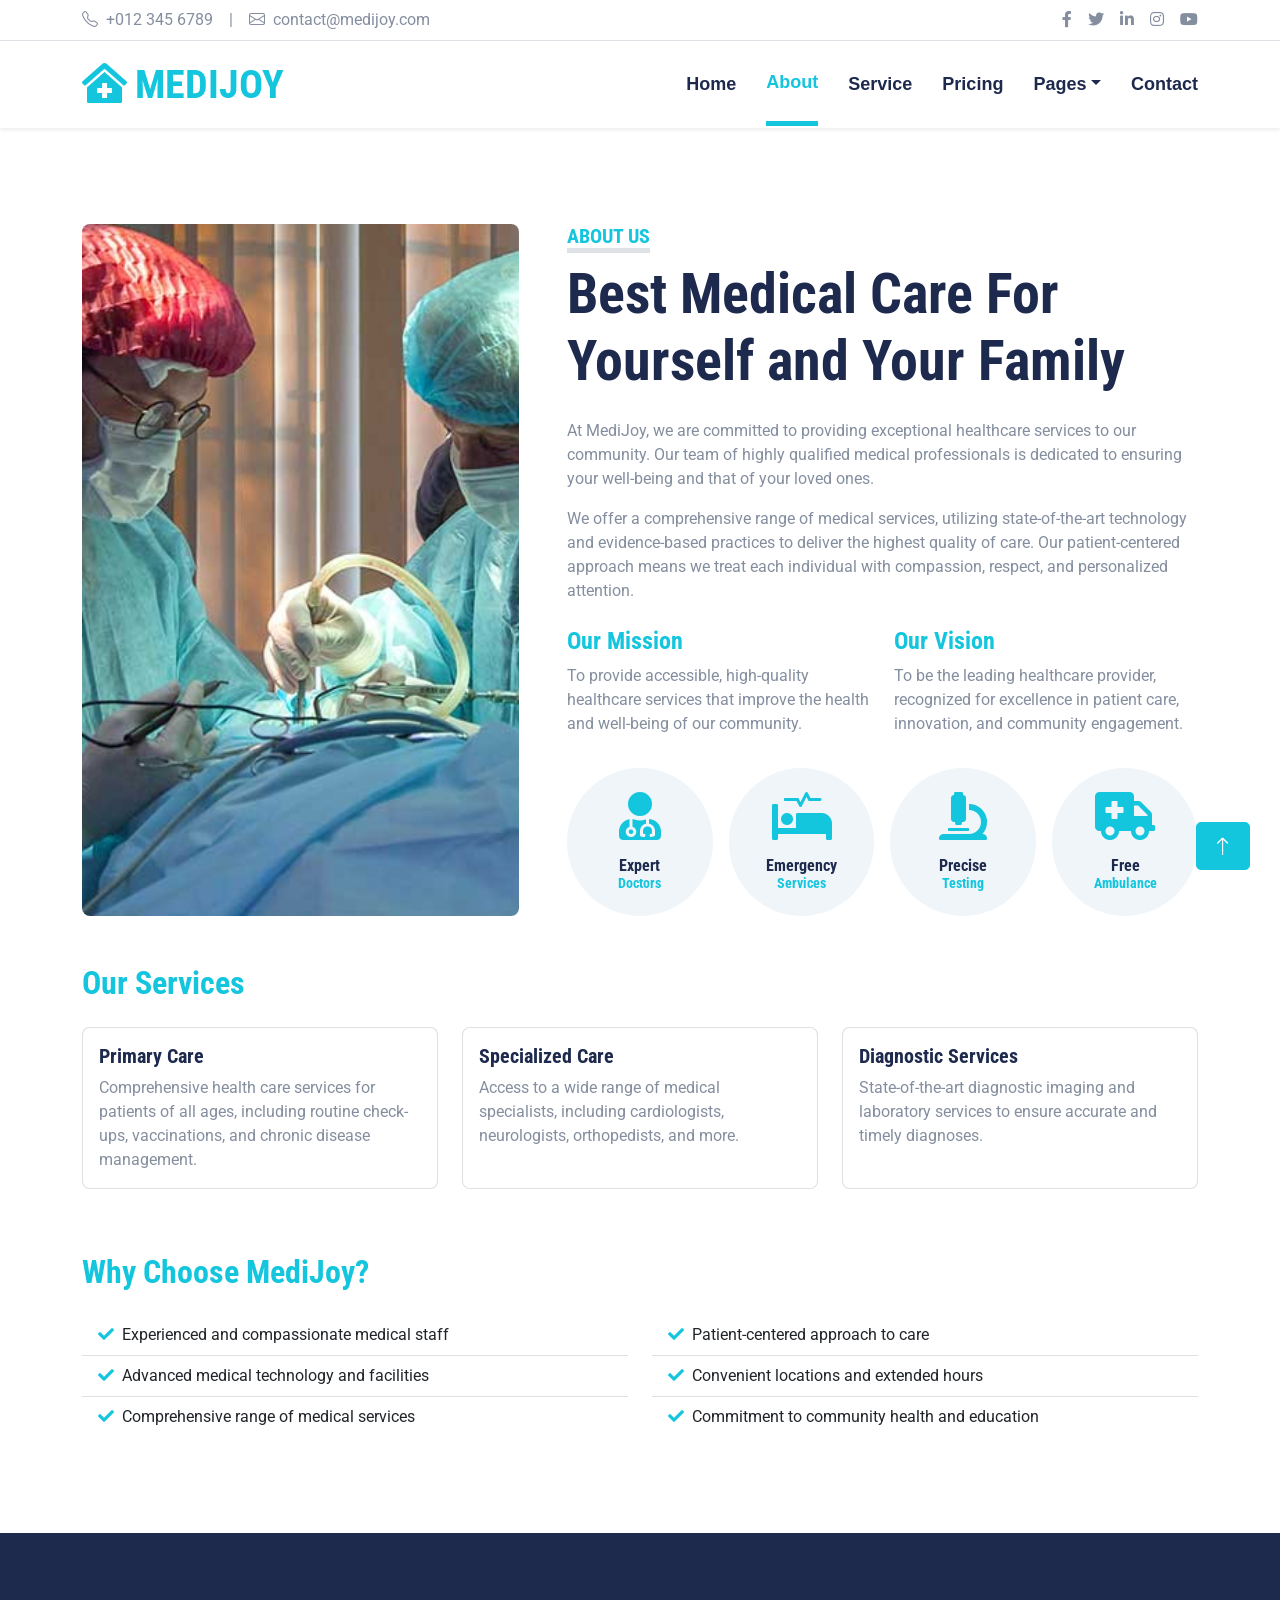
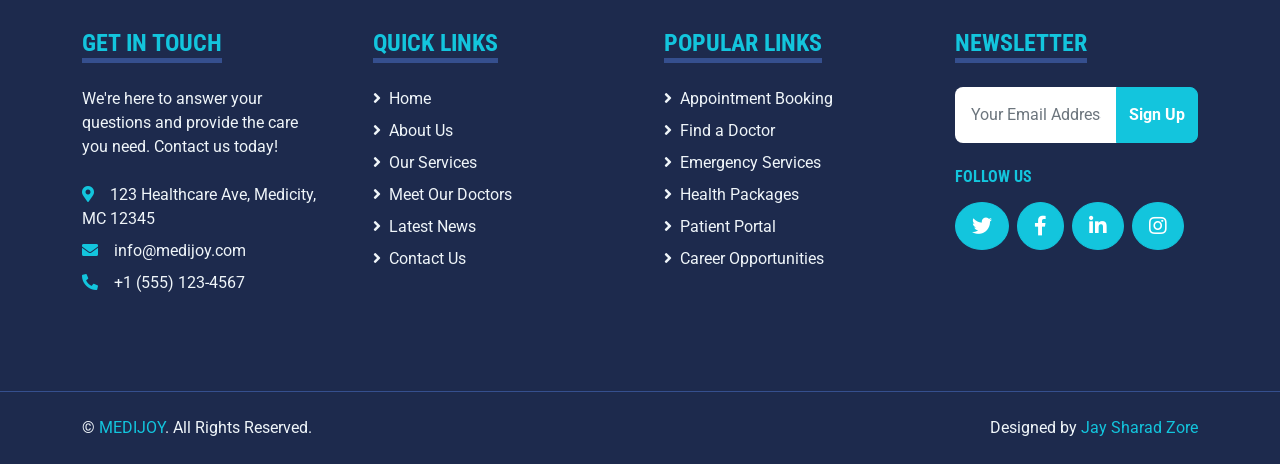
<file: about.html>
<!DOCTYPE html>
<html lang="en">

<head>
    <meta charset="utf-8">
    <title>MEDIJOY - Hospital Website Template</title>
    <meta content="width=device-width, initial-scale=1.0" name="viewport">
    <meta content="Free HTML Templates" name="keywords">
    <meta content="Free HTML Templates" name="description">

    <!-- Favicon -->
    <link href="img/favicon.ico" rel="icon">

    <!-- Google Web Fonts -->
    <link rel="preconnect" href="https://fonts.gstatic.com">
    <link href="https://fonts.googleapis.com/css2?family=Roboto+Condensed:wght@400;700&family=Roboto:wght@400;700&display=swap" rel="stylesheet">  

    <!-- Icon Font Stylesheet -->
    <link href="https://cdnjs.cloudflare.com/ajax/libs/font-awesome/5.15.0/css/all.min.css" rel="stylesheet">
    <link href="https://cdn.jsdelivr.net/npm/bootstrap-icons@1.4.1/font/bootstrap-icons.css" rel="stylesheet">

    <!-- Libraries Stylesheet -->
    <link href="lib/owlcarousel/assets/owl.carousel.min.css" rel="stylesheet">
    <link href="lib/tempusdominus/css/tempusdominus-bootstrap-4.min.css" rel="stylesheet" />

    <!-- Customized Bootstrap Stylesheet -->
    <link href="css/bootstrap.min.css" rel="stylesheet">

    <!-- Template Stylesheet -->
    <link href="css/style.css" rel="stylesheet">
</head>

<body>
    <!-- Topbar Start -->
    <div class="container-fluid py-2 border-bottom d-none d-lg-block">
        <div class="container">
            <div class="row">
                <div class="col-md-6 text-center text-lg-start mb-2 mb-lg-0">
                    <div class="d-inline-flex align-items-center">
                        <a class="text-decoration-none text-body pe-3" href=""><i class="bi bi-telephone me-2"></i>+012 345 6789</a>
                        <span class="text-body">|</span>
                        <a class="text-decoration-none text-body px-3" href=""><i class="bi bi-envelope me-2"></i>contact@medijoy.com</a>
                    </div>
                </div>
                <div class="col-md-6 text-center text-lg-end">
                    <div class="d-inline-flex align-items-center">
                        <a class="text-body px-2" href="https://facebook.com//">
                            <i class="fab fa-facebook-f"></i>
                        </a>
                        <a class="text-body px-2" href="https://twitter.com//">
                            <i class="fab fa-twitter"></i>
                        </a>
                        <a class="text-body px-2" href="https://linkedin.com//">
                            <i class="fab fa-linkedin-in"></i>
                        </a>
                        <a class="text-body px-2" href="https://instagram.com//">
                            <i class="fab fa-instagram"></i>
                        </a>
                        <a class="text-body ps-2" href="https://youtube.com//">
                            <i class="fab fa-youtube"></i>
                        </a>
                    </div>
                </div>
            </div>
        </div>
    </div>
    <!-- Topbar End -->


    <!-- Navbar Start -->
    <div class="container-fluid sticky-top bg-white shadow-sm mb-5">
        <div class="container">
            <nav class="navbar navbar-expand-lg bg-white navbar-light py-3 py-lg-0">
                <a href="index.html" class="navbar-brand">
                    <h1 class="m-0 text-uppercase text-primary"><i class="fa fa-clinic-medical me-2"></i>MediJoy</h1>
                </a>
                <button class="navbar-toggler" type="button" data-bs-toggle="collapse" data-bs-target="#navbarCollapse">
                    <span class="navbar-toggler-icon"></span>
                </button>
                <div class="collapse navbar-collapse" id="navbarCollapse">
                    <div class="navbar-nav ms-auto py-0">
                        <a href="index.html" class="nav-item nav-link">Home</a>
                        <a href="about.html" class="nav-item nav-link active">About</a>
                        <a href="service.html" class="nav-item nav-link">Service</a>
                        <a href="price.html" class="nav-item nav-link">Pricing</a>
                        <div class="nav-item dropdown">
                            <a href="#" class="nav-link dropdown-toggle" data-bs-toggle="dropdown">Pages</a>
                            <div class="dropdown-menu m-0">
                                <a href="blog.html" class="dropdown-item">Blog Grid</a>
                                <a href="detail.html" class="dropdown-item">Blog Detail</a>
                                <a href="team.html" class="dropdown-item">The Team</a>
                                <a href="testimonial.html" class="dropdown-item">Testimonial</a>
                                <a href="appointment.html" class="dropdown-item">Appointment</a>
                                <a href="search.html" class="dropdown-item">Search</a>
                            </div>
                        </div>
                        <a href="contact.html" class="nav-item nav-link">Contact</a>
                    </div>
                </div>
            </nav>
        </div>
    </div>
    <!-- Navbar End -->


    <!-- About Start -->
    <div class="container-fluid py-5">
        <div class="container">
            <div class="row gx-5">
                <div class="col-lg-5 mb-5 mb-lg-0" style="min-height: 500px;">
                    <div class="position-relative h-100">
                        <img class="position-absolute w-100 h-100 rounded" src="img/about.jpg" style="object-fit: cover;">
                    </div>
                </div>
                <div class="col-lg-7">
                    <div class="mb-4">
                        <h5 class="d-inline-block text-primary text-uppercase border-bottom border-5">About Us</h5>
                        <h1 class="display-4">Best Medical Care For Yourself and Your Family</h1>
                    </div>
                    <p>At MediJoy, we are committed to providing exceptional healthcare services to our community. Our team of highly qualified medical professionals is dedicated to ensuring your well-being and that of your loved ones.</p>
                    <p>We offer a comprehensive range of medical services, utilizing state-of-the-art technology and evidence-based practices to deliver the highest quality of care. Our patient-centered approach means we treat each individual with compassion, respect, and personalized attention.</p>
                    
                    <!-- New: Mission and Vision -->
                    <div class="row mt-4">
                        <div class="col-md-6">
                            <h4 class="text-primary">Our Mission</h4>
                            <p>To provide accessible, high-quality healthcare services that improve the health and well-being of our community.</p>
                        </div>
                        <div class="col-md-6">
                            <h4 class="text-primary">Our Vision</h4>
                            <p>To be the leading healthcare provider, recognized for excellence in patient care, innovation, and community engagement.</p>
                        </div>
                    </div>

                    <!-- Existing icons section -->
                    <div class="row g-3 pt-3">
                        <div class="col-sm-3 col-6">
                            <div class="bg-light text-center rounded-circle py-4">
                                <i class="fa fa-3x fa-user-md text-primary mb-3"></i>
                                <h6 class="mb-0">Expert<small class="d-block text-primary">Doctors</small></h6>
                            </div>
                        </div>
                        <div class="col-sm-3 col-6">
                            <div class="bg-light text-center rounded-circle py-4">
                                <i class="fa fa-3x fa-procedures text-primary mb-3"></i>
                                <h6 class="mb-0">Emergency<small class="d-block text-primary">Services</small></h6>
                            </div>
                        </div>
                        <div class="col-sm-3 col-6">
                            <div class="bg-light text-center rounded-circle py-4">
                                <i class="fa fa-3x fa-microscope text-primary mb-3"></i>
                                <h6 class="mb-0">Precise<small class="d-block text-primary">Testing</small></h6>
                            </div>
                        </div>
                        <div class="col-sm-3 col-6">
                            <div class="bg-light text-center rounded-circle py-4">
                                <i class="fa fa-3x fa-ambulance text-primary mb-3"></i>
                                <h6 class="mb-0">Free<small class="d-block text-primary">Ambulance</small></h6>
                            </div>
                        </div>
                    </div>
                </div>
            </div>

            <!-- New: Our Services Section -->
            <div class="row mt-5">
                <div class="col-12">
                    <h2 class="text-primary mb-4">Our Services</h2>
                </div>
                <div class="col-md-4 mb-3">
                    <div class="card h-100">
                        <div class="card-body">
                            <h5 class="card-title">Primary Care</h5>
                            <p class="card-text">Comprehensive health care services for patients of all ages, including routine check-ups, vaccinations, and chronic disease management.</p>
                        </div>
                    </div>
                </div>
                <div class="col-md-4 mb-3">
                    <div class="card h-100">
                        <div class="card-body">
                            <h5 class="card-title">Specialized Care</h5>
                            <p class="card-text">Access to a wide range of medical specialists, including cardiologists, neurologists, orthopedists, and more.</p>
                        </div>
                    </div>
                </div>
                <div class="col-md-4 mb-3">
                    <div class="card h-100">
                        <div class="card-body">
                            <h5 class="card-title">Diagnostic Services</h5>
                            <p class="card-text">State-of-the-art diagnostic imaging and laboratory services to ensure accurate and timely diagnoses.</p>
                        </div>
                    </div>
                </div>
            </div>

            <!-- New: Why Choose Us Section -->
            <div class="row mt-5">
                <div class="col-12">
                    <h2 class="text-primary mb-4">Why Choose MediJoy?</h2>
                </div>
                <div class="col-md-6">
                    <ul class="list-group list-group-flush">
                        <li class="list-group-item"><i class="fa fa-check text-primary me-2"></i>Experienced and compassionate medical staff</li>
                        <li class="list-group-item"><i class="fa fa-check text-primary me-2"></i>Advanced medical technology and facilities</li>
                        <li class="list-group-item"><i class="fa fa-check text-primary me-2"></i>Comprehensive range of medical services</li>
                    </ul>
                </div>
                <div class="col-md-6">
                    <ul class="list-group list-group-flush">
                        <li class="list-group-item"><i class="fa fa-check text-primary me-2"></i>Patient-centered approach to care</li>
                        <li class="list-group-item"><i class="fa fa-check text-primary me-2"></i>Convenient locations and extended hours</li>
                        <li class="list-group-item"><i class="fa fa-check text-primary me-2"></i>Commitment to community health and education</li>
                    </ul>
                </div>
            </div>
        </div>
    </div>
    <!-- About End -->


    <!-- Footer Start -->
    <div class="container-fluid bg-dark text-light mt-5 py-5">
        <div class="container py-5">
            <div class="row g-5">
                <div class="col-lg-3 col-md-6">
                    <h4 class="d-inline-block text-primary text-uppercase border-bottom border-5 border-secondary mb-4">Get In Touch</h4>
                    <p class="mb-4">We're here to answer your questions and provide the care you need. Contact us today!</p>
                    <p class="mb-2"><i class="fa fa-map-marker-alt text-primary me-3"></i>123 Healthcare Ave, Medicity, MC 12345</p>
                    <p class="mb-2"><i class="fa fa-envelope text-primary me-3"></i>info@medijoy.com</p>
                    <p class="mb-0"><i class="fa fa-phone-alt text-primary me-3"></i>+1 (555) 123-4567</p>
                </div>
                <div class="col-lg-3 col-md-6">
                    <h4 class="d-inline-block text-primary text-uppercase border-bottom border-5 border-secondary mb-4">Quick Links</h4>
                    <div class="d-flex flex-column justify-content-start">
                        <a class="text-light mb-2" href="#"><i class="fa fa-angle-right me-2"></i>Home</a>
                        <a class="text-light mb-2" href="#"><i class="fa fa-angle-right me-2"></i>About Us</a>
                        <a class="text-light mb-2" href="#"><i class="fa fa-angle-right me-2"></i>Our Services</a>
                        <a class="text-light mb-2" href="#"><i class="fa fa-angle-right me-2"></i>Meet Our Doctors</a>
                        <a class="text-light mb-2" href="#"><i class="fa fa-angle-right me-2"></i>Latest News</a>
                        <a class="text-light" href="#"><i class="fa fa-angle-right me-2"></i>Contact Us</a>
                    </div>
                </div>
                <div class="col-lg-3 col-md-6">
                    <h4 class="d-inline-block text-primary text-uppercase border-bottom border-5 border-secondary mb-4">Popular Links</h4>
                    <div class="d-flex flex-column justify-content-start">
                        <a class="text-light mb-2" href="#"><i class="fa fa-angle-right me-2"></i>Appointment Booking</a>
                        <a class="text-light mb-2" href="#"><i class="fa fa-angle-right me-2"></i>Find a Doctor</a>
                        <a class="text-light mb-2" href="#"><i class="fa fa-angle-right me-2"></i>Emergency Services</a>
                        <a class="text-light mb-2" href="#"><i class="fa fa-angle-right me-2"></i>Health Packages</a>
                        <a class="text-light mb-2" href="#"><i class="fa fa-angle-right me-2"></i>Patient Portal</a>
                        <a class="text-light" href="#"><i class="fa fa-angle-right me-2"></i>Career Opportunities</a>
                    </div>
                </div>
                <div class="col-lg-3 col-md-6">
                    <h4 class="d-inline-block text-primary text-uppercase border-bottom border-5 border-secondary mb-4">Newsletter</h4>
                    <form action="">
                        <div class="input-group">
                            <input type="text" class="form-control p-3 border-0" placeholder="Your Email Address">
                            <button class="btn btn-primary">Sign Up</button>
                        </div>
                    </form>
                    <h6 class="text-primary text-uppercase mt-4 mb-3">Follow Us</h6>
                    <div class="d-flex">
                        <a class="btn btn-lg btn-primary btn-lg-square rounded-circle me-2" href="https://twitter.com//"><i class="fab fa-twitter"></i></a>
                        <a class="btn btn-lg btn-primary btn-lg-square rounded-circle me-2" href="https://facebook.com//"><i class="fab fa-facebook-f"></i></a>
                        <a class="btn btn-lg btn-primary btn-lg-square rounded-circle me-2" href="https://linkedin.com//"><i class="fab fa-linkedin-in"></i></a>
                        <a class="btn btn-lg btn-primary btn-lg-square rounded-circle" href="https://instagram.com//"><i class="fab fa-instagram"></i></a>
                    </div>
                </div>
            </div>
        </div>
    </div>
    <div class="container-fluid bg-dark text-light border-top border-secondary py-4">
        <div class="container">
            <div class="row g-5">
                <div class="col-md-6 text-center text-md-start">
                    <p class="mb-md-0">&copy; <a class="text-primary" href="#">MEDIJOY</a>. All Rights Reserved.</p>
                </div>
                <div class="col-md-6 text-center text-md-end">
                    <p class="mb-0">Designed by <a class="text-primary" href="#">Jay Sharad Zore</a></p>
                </div>
            </div>
        </div>
    </div>
    <!-- Footer End -->


    <!-- Back to Top -->
    <a href="#" class="btn btn-lg btn-primary btn-lg-square back-to-top"><i class="bi bi-arrow-up"></i></a>


    <!-- JavaScript Libraries -->
    <script src="https://code.jquery.com/jquery-3.4.1.min.js"></script>
    <script src="https://cdn.jsdelivr.net/npm/bootstrap@5.0.0/dist/js/bootstrap.bundle.min.js"></script>
    <script src="lib/easing/easing.min.js"></script>
    <script src="lib/waypoints/waypoints.min.js"></script>
    <script src="lib/owlcarousel/owl.carousel.min.js"></script>
    <script src="lib/tempusdominus/js/moment.min.js"></script>
    <script src="lib/tempusdominus/js/moment-timezone.min.js"></script>
    <script src="lib/tempusdominus/js/tempusdominus-bootstrap-4.min.js"></script>

    <!-- Template Javascript -->
    <script src="js/main.js"></script>
</body>

</html>
</file>
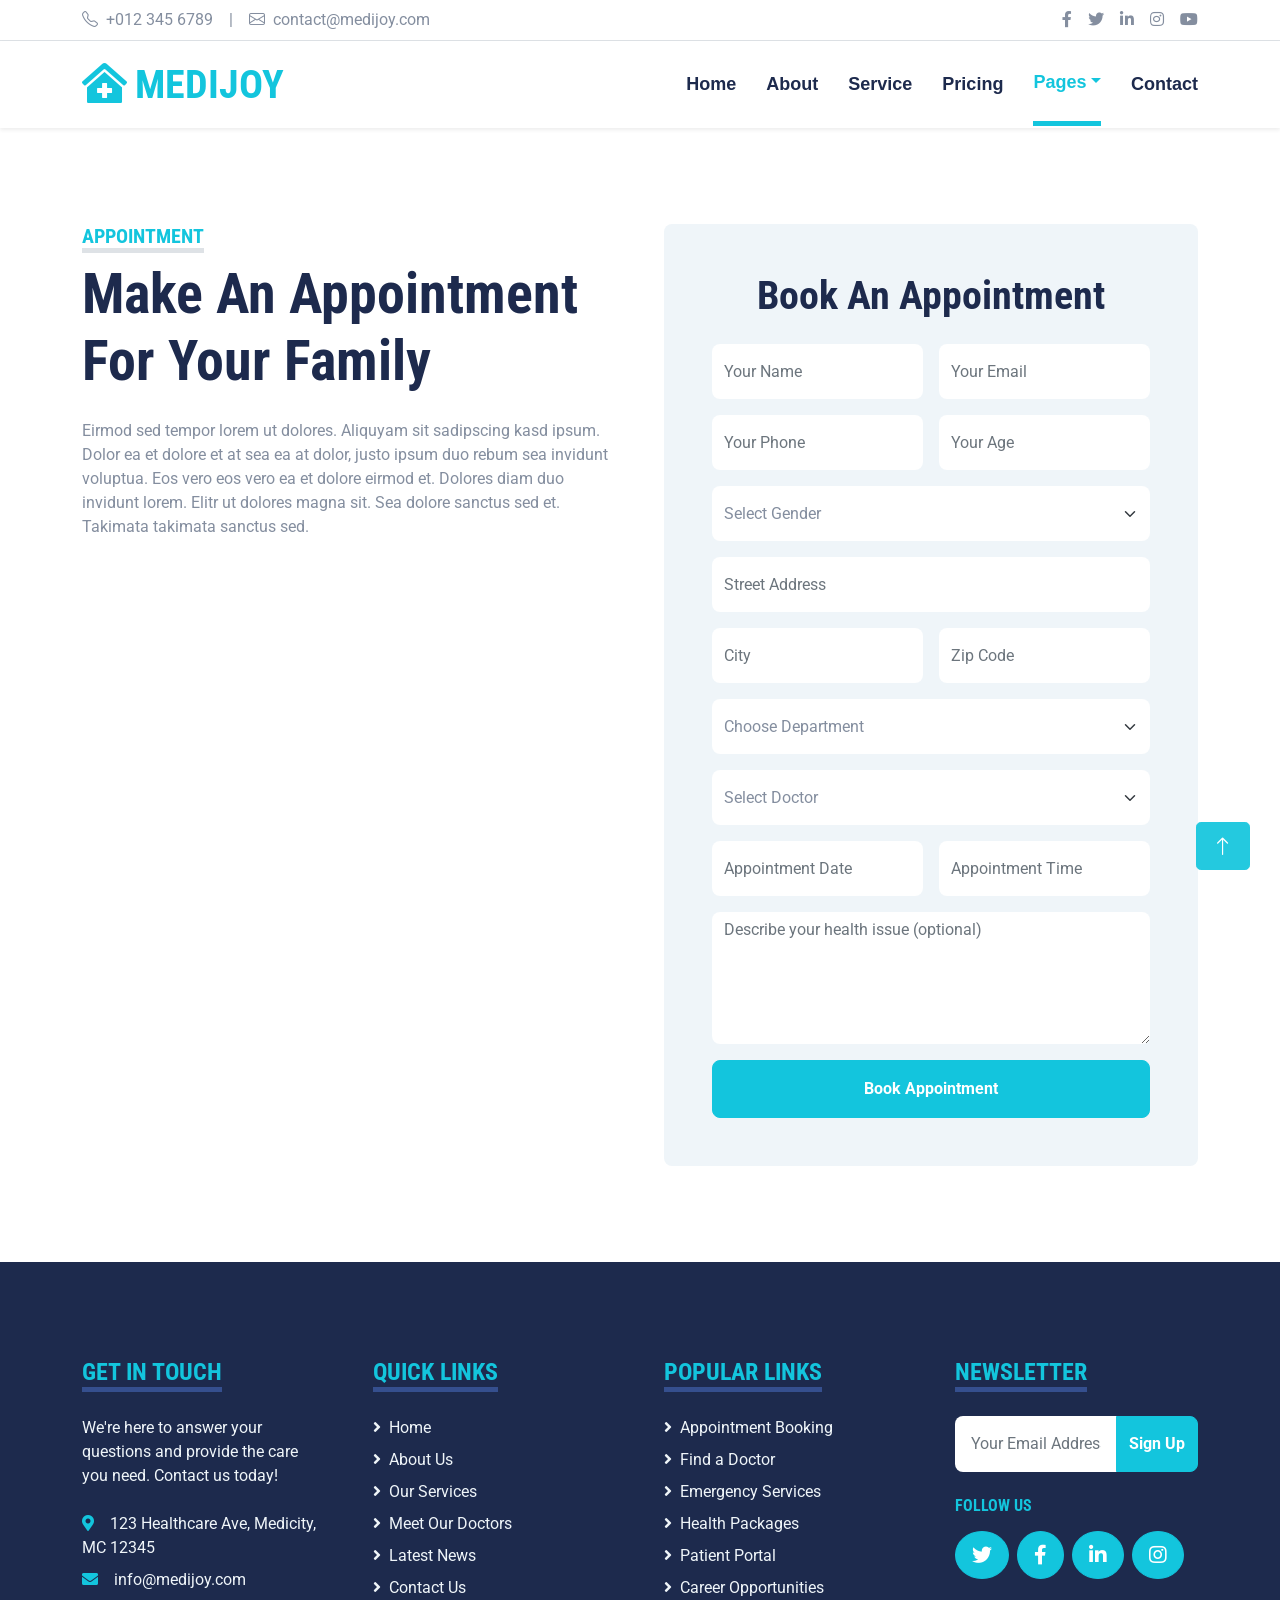
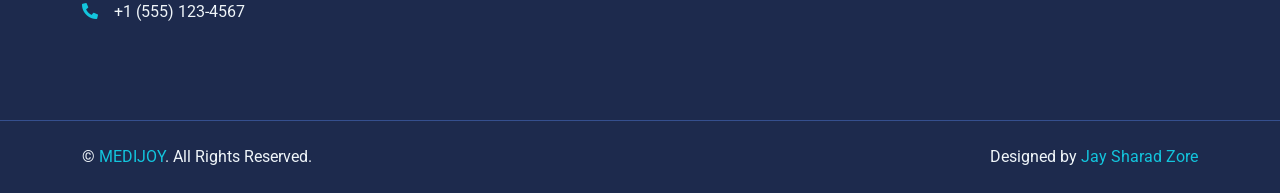
<file: appointment.html>
<!DOCTYPE html>
<html lang="en">

<head>
    <meta charset="utf-8">
    <title>MEDIJOY - Hospital Website Template</title>
    <meta content="width=device-width, initial-scale=1.0" name="viewport">
    <meta content="Free HTML Templates" name="keywords">
    <meta content="Free HTML Templates" name="description">

    <!-- Favicon -->
    <link href="img/favicon.ico" rel="icon">

    <!-- Google Web Fonts -->
    <link rel="preconnect" href="https://fonts.gstatic.com">
    <link href="https://fonts.googleapis.com/css2?family=Roboto+Condensed:wght@400;700&family=Roboto:wght@400;700&display=swap" rel="stylesheet">  

    <!-- Icon Font Stylesheet -->
    <link href="https://cdnjs.cloudflare.com/ajax/libs/font-awesome/5.15.0/css/all.min.css" rel="stylesheet">
    <link href="https://cdn.jsdelivr.net/npm/bootstrap-icons@1.4.1/font/bootstrap-icons.css" rel="stylesheet">

    <!-- Libraries Stylesheet -->
    <link href="lib/owlcarousel/assets/owl.carousel.min.css" rel="stylesheet">
    <link href="lib/tempusdominus/css/tempusdominus-bootstrap-4.min.css" rel="stylesheet" />

    <!-- Customized Bootstrap Stylesheet -->
    <link href="css/bootstrap.min.css" rel="stylesheet">

    <!-- Template Stylesheet -->
    <link href="css/style.css" rel="stylesheet">
</head>

<body>
    <!-- Topbar Start -->
    <div class="container-fluid py-2 border-bottom d-none d-lg-block">
        <div class="container">
            <div class="row">
                <div class="col-md-6 text-center text-lg-start mb-2 mb-lg-0">
                    <div class="d-inline-flex align-items-center">
                        <a class="text-decoration-none text-body pe-3" href=""><i class="bi bi-telephone me-2"></i>+012 345 6789</a>
                        <span class="text-body">|</span>
                        <a class="text-decoration-none text-body px-3" href=""><i class="bi bi-envelope me-2"></i>contact@medijoy.com</a>
                    </div>
                </div>
                <div class="col-md-6 text-center text-lg-end">
                    <div class="d-inline-flex align-items-center">
                        <a class="text-body px-2" href="https://facebook.com//">
                            <i class="fab fa-facebook-f"></i>
                        </a>
                        <a class="text-body px-2" href="https:///">
                            <i class="fab fa-twitter"></i>
                        </a>
                        <a class="text-body px-2" href="https:///">
                            <i class="fab fa-linkedin-in"></i>
                        </a>
                        <a class="text-body px-2" href="https:///">
                            <i class="fab fa-instagram"></i>
                        </a>
                        <a class="text-body ps-2" href="https://youtube.com//">
                            <i class="fab fa-youtube"></i>
                        </a>
                    </div>
                </div>
            </div>
        </div>
    </div>
    <!-- Topbar End -->


    <!-- Navbar Start -->
    <div class="container-fluid sticky-top bg-white shadow-sm mb-5">
        <div class="container">
            <nav class="navbar navbar-expand-lg bg-white navbar-light py-3 py-lg-0">
                <a href="index.html" class="navbar-brand">
                    <h1 class="m-0 text-uppercase text-primary"><i class="fa fa-clinic-medical me-2"></i>MediJoy</h1>
                </a>
                <button class="navbar-toggler" type="button" data-bs-toggle="collapse" data-bs-target="#navbarCollapse">
                    <span class="navbar-toggler-icon"></span>
                </button>
                <div class="collapse navbar-collapse" id="navbarCollapse">
                    <div class="navbar-nav ms-auto py-0">
                        <a href="index.html" class="nav-item nav-link">Home</a>
                        <a href="about.html" class="nav-item nav-link">About</a>
                        <a href="service.html" class="nav-item nav-link">Service</a>
                        <a href="price.html" class="nav-item nav-link">Pricing</a>
                        <div class="nav-item dropdown">
                            <a href="#" class="nav-link dropdown-toggle active" data-bs-toggle="dropdown">Pages</a>
                            <div class="dropdown-menu m-0">
                                <a href="blog.html" class="dropdown-item">Blog Grid</a>
                                <a href="detail.html" class="dropdown-item">Blog Detail</a>
                                <a href="team.html" class="dropdown-item">The Team</a>
                                <a href="testimonial.html" class="dropdown-item">Testimonial</a>
                                <a href="appointment.html" class="dropdown-item active">Appointment</a>
                                <a href="search.html" class="dropdown-item">Search</a>
                            </div>
                        </div>
                        <a href="contact.html" class="nav-item nav-link">Contact</a>
                    </div>
                </div>
            </nav>
        </div>
    </div>
    <!-- Navbar End -->


    <!-- Appointment Start -->
    <div class="container-fluid py-5">
        <div class="container">
            <div class="row gx-5">
                <div class="col-lg-6 mb-5 mb-lg-0">
                    <div class="mb-4">
                        <h5 class="d-inline-block text-primary text-uppercase border-bottom border-5">Appointment</h5>
                        <h1 class="display-4">Make An Appointment For Your Family</h1>
                    </div>
                    <p class="mb-5">Eirmod sed tempor lorem ut dolores. Aliquyam sit sadipscing kasd ipsum. Dolor ea et dolore et at sea ea at dolor, justo ipsum duo rebum sea invidunt voluptua. Eos vero eos vero ea et dolore eirmod et. Dolores diam duo invidunt lorem. Elitr ut dolores magna sit. Sea dolore sanctus sed et. Takimata takimata sanctus sed.</p>
                </div>
                <div class="col-lg-6">
                    <div class="bg-light text-center rounded p-5">
                        <h1 class="mb-4">Book An Appointment</h1>
                        <form>
                            <div class="row g-3">
                                <div class="col-12 col-sm-6">
                                    <input type="text" class="form-control bg-white border-0" placeholder="Your Name" style="height: 55px;">
                                </div>
                                <div class="col-12 col-sm-6">
                                    <input type="email" class="form-control bg-white border-0" placeholder="Your Email" style="height: 55px;">
                                </div>
                                <div class="col-12 col-sm-6">
                                    <input type="tel" class="form-control bg-white border-0" placeholder="Your Phone" style="height: 55px;">
                                </div>
                                <div class="col-12 col-sm-6">
                                    <input type="number" class="form-control bg-white border-0" placeholder="Your Age" style="height: 55px;">
                                </div>
                                <div class="col-12">
                                    <select class="form-select bg-white border-0" style="height: 55px;">
                                        <option selected>Select Gender</option>
                                        <option value="male">Male</option>
                                        <option value="female">Female</option>
                                    </select>
                                </div>
                                <div class="col-12">
                                    <input type="text" class="form-control bg-white border-0" placeholder="Street Address" style="height: 55px;">
                                </div>
                                <div class="col-12 col-sm-6">
                                    <input type="text" class="form-control bg-white border-0" placeholder="City" style="height: 55px;">
                                </div>
                                <div class="col-12 col-sm-6">
                                    <input type="text" class="form-control bg-white border-0" placeholder="Zip Code" style="height: 55px;">
                                </div>
                                <div class="col-12">
                                    <select class="form-select bg-white border-0" style="height: 55px;">
                                        <option selected>Choose Department</option>
                                        <option value="1">Cardiology</option>
                                        <option value="2">Neurology</option>
                                        <option value="3">Orthopedics</option>
                                        <option value="4">Pediatrics</option>
                                    </select>
                                </div>
                                <div class="col-12">
                                    <select class="form-select bg-white border-0" style="height: 55px;">
                                        <option selected>Select Doctor</option>
                                        <option value="1">Dr. John Doe</option>
                                        <option value="2">Dr. Jane Smith</option>
                                        <option value="3">Dr. Mike Johnson</option>
                                    </select>
                                </div>
                                <div class="col-12 col-sm-6">
                                    <div class="date" id="date" data-target-input="nearest">
                                        <input type="text"
                                            class="form-control bg-white border-0 datetimepicker-input"
                                            placeholder="Appointment Date" data-target="#date" data-toggle="datetimepicker" style="height: 55px;">
                                    </div>
                                </div>
                                <div class="col-12 col-sm-6">
                                    <div class="time" id="time" data-target-input="nearest">
                                        <input type="text"
                                            class="form-control bg-white border-0 datetimepicker-input"
                                            placeholder="Appointment Time" data-target="#time" data-toggle="datetimepicker" style="height: 55px;">
                                    </div>
                                </div>
                                <div class="col-12">
                                    <textarea class="form-control bg-white border-0" rows="5" placeholder="Describe your health issue (optional)"></textarea>
                                </div>
                                <div class="col-12">
                                    <button class="btn btn-primary w-100 py-3" type="submit">Book Appointment</button>
                                </div>
                            </div>
                        </form>
                    </div>
                </div>
            </div>
        </div>
    </div>
    <!-- Appointment End -->

    

 <!-- Footer Start -->
 <div class="container-fluid bg-dark text-light mt-5 py-5">
    <div class="container py-5">
        <div class="row g-5">
            <div class="col-lg-3 col-md-6">
                <h4 class="d-inline-block text-primary text-uppercase border-bottom border-5 border-secondary mb-4">Get In Touch</h4>
                <p class="mb-4">We're here to answer your questions and provide the care you need. Contact us today!</p>
                <p class="mb-2"><i class="fa fa-map-marker-alt text-primary me-3"></i>123 Healthcare Ave, Medicity, MC 12345</p>
                <p class="mb-2"><i class="fa fa-envelope text-primary me-3"></i>info@medijoy.com</p>
                <p class="mb-0"><i class="fa fa-phone-alt text-primary me-3"></i>+1 (555) 123-4567</p>
            </div>
            <div class="col-lg-3 col-md-6">
                <h4 class="d-inline-block text-primary text-uppercase border-bottom border-5 border-secondary mb-4">Quick Links</h4>
                <div class="d-flex flex-column justify-content-start">
                    <a class="text-light mb-2" href="#"><i class="fa fa-angle-right me-2"></i>Home</a>
                    <a class="text-light mb-2" href="#"><i class="fa fa-angle-right me-2"></i>About Us</a>
                    <a class="text-light mb-2" href="#"><i class="fa fa-angle-right me-2"></i>Our Services</a>
                    <a class="text-light mb-2" href="#"><i class="fa fa-angle-right me-2"></i>Meet Our Doctors</a>
                    <a class="text-light mb-2" href="#"><i class="fa fa-angle-right me-2"></i>Latest News</a>
                    <a class="text-light" href="#"><i class="fa fa-angle-right me-2"></i>Contact Us</a>
                </div>
            </div>
            <div class="col-lg-3 col-md-6">
                <h4 class="d-inline-block text-primary text-uppercase border-bottom border-5 border-secondary mb-4">Popular Links</h4>
                <div class="d-flex flex-column justify-content-start">
                    <a class="text-light mb-2" href="#"><i class="fa fa-angle-right me-2"></i>Appointment Booking</a>
                    <a class="text-light mb-2" href="#"><i class="fa fa-angle-right me-2"></i>Find a Doctor</a>
                    <a class="text-light mb-2" href="#"><i class="fa fa-angle-right me-2"></i>Emergency Services</a>
                    <a class="text-light mb-2" href="#"><i class="fa fa-angle-right me-2"></i>Health Packages</a>
                    <a class="text-light mb-2" href="#"><i class="fa fa-angle-right me-2"></i>Patient Portal</a>
                    <a class="text-light" href="#"><i class="fa fa-angle-right me-2"></i>Career Opportunities</a>
                </div>
            </div>
            <div class="col-lg-3 col-md-6">
                <h4 class="d-inline-block text-primary text-uppercase border-bottom border-5 border-secondary mb-4">Newsletter</h4>
                <form action="">
                    <div class="input-group">
                        <input type="text" class="form-control p-3 border-0" placeholder="Your Email Address">
                        <button class="btn btn-primary">Sign Up</button>
                    </div>
                </form>
                <h6 class="text-primary text-uppercase mt-4 mb-3">Follow Us</h6>
                <div class="d-flex">
                    <a class="btn btn-lg btn-primary btn-lg-square rounded-circle me-2" href="https://twitter.com//"><i class="fab fa-twitter"></i></a>
                    <a class="btn btn-lg btn-primary btn-lg-square rounded-circle me-2" href="https://facebook.com//"><i class="fab fa-facebook-f"></i></a>
                    <a class="btn btn-lg btn-primary btn-lg-square rounded-circle me-2" href="https://linkedin.com//"><i class="fab fa-linkedin-in"></i></a>
                    <a class="btn btn-lg btn-primary btn-lg-square rounded-circle" href="https://instagram.com//"><i class="fab fa-instagram"></i></a>
                </div>
            </div>
        </div>
    </div>
</div>
<div class="container-fluid bg-dark text-light border-top border-secondary py-4">
    <div class="container">
        <div class="row g-5">
            <div class="col-md-6 text-center text-md-start">
                <p class="mb-md-0">&copy; <a class="text-primary" href="#">MEDIJOY</a>. All Rights Reserved.</p>
            </div>
            <div class="col-md-6 text-center text-md-end">
                <p class="mb-0">Designed by <a class="text-primary" href="#">Jay Sharad Zore</a></p>
            </div>
        </div>
    </div>
</div>
<!-- Footer End -->

    <!-- Back to Top -->
    <a href="#" class="btn btn-lg btn-primary btn-lg-square back-to-top"><i class="bi bi-arrow-up"></i></a>


    <!-- JavaScript Libraries -->
    <script src="https://code.jquery.com/jquery-3.4.1.min.js"></script>
    <script src="https://cdn.jsdelivr.net/npm/bootstrap@5.0.0/dist/js/bootstrap.bundle.min.js"></script>
    <script src="lib/easing/easing.min.js"></script>
    <script src="lib/waypoints/waypoints.min.js"></script>
    <script src="lib/owlcarousel/owl.carousel.min.js"></script>
    <script src="lib/tempusdominus/js/moment.min.js"></script>
    <script src="lib/tempusdominus/js/moment-timezone.min.js"></script>
    <script src="lib/tempusdominus/js/tempusdominus-bootstrap-4.min.js"></script>

    <!-- Template Javascript -->
    <script src="js/main.js"></script>
</body>

</html>
</file>
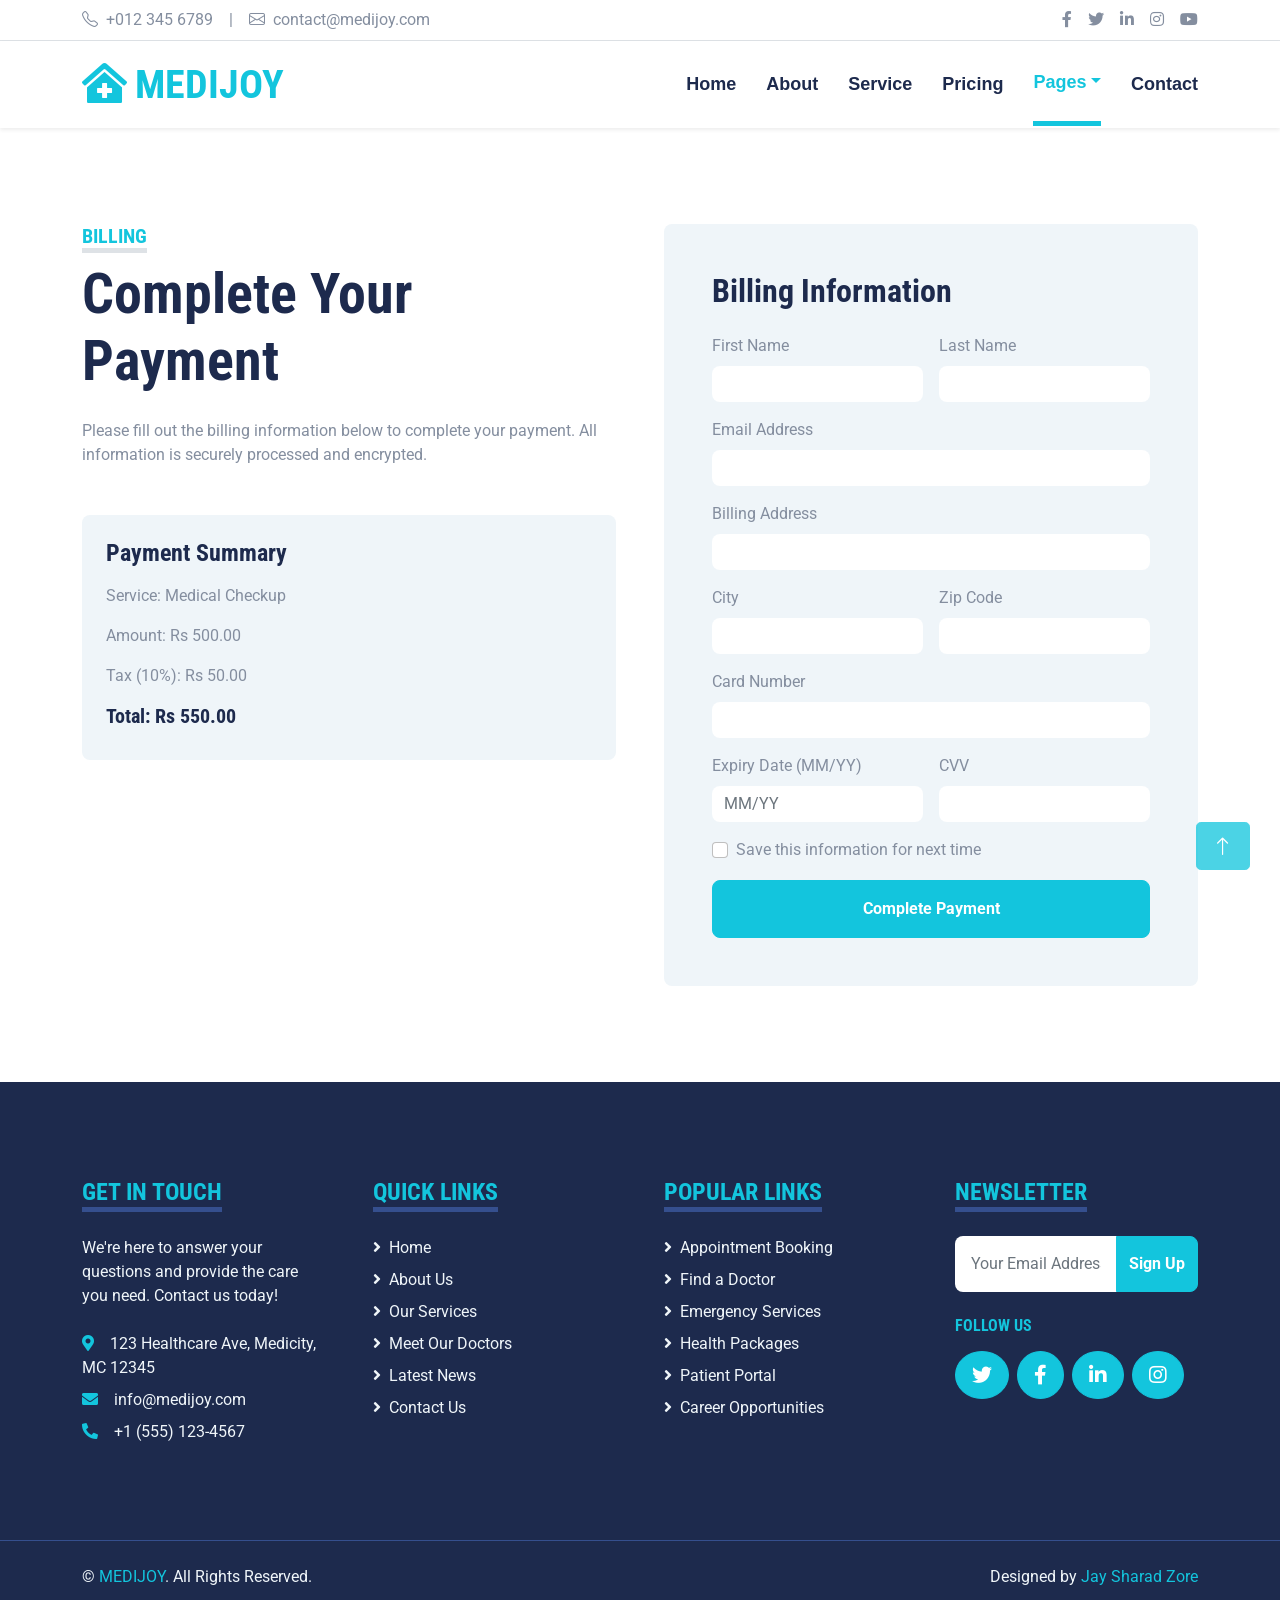
<file: billing.html>
<!DOCTYPE html>
<html lang="en">

<head>
    <meta charset="utf-8">
    <title>MEDIJOY - Hospital Website Template</title>
    <meta content="width=device-width, initial-scale=1.0" name="viewport">
    <meta content="Free HTML Templates" name="keywords">
    <meta content="Free HTML Templates" name="description">

    <!-- Favicon -->
    <link href="img/favicon.ico" rel="icon">

    <!-- Google Web Fonts -->
    <link rel="preconnect" href="https://fonts.gstatic.com">
    <link href="https://fonts.googleapis.com/css2?family=Roboto+Condensed:wght@400;700&family=Roboto:wght@400;700&display=swap" rel="stylesheet">  

    <!-- Icon Font Stylesheet -->
    <link href="https://cdnjs.cloudflare.com/ajax/libs/font-awesome/5.15.0/css/all.min.css" rel="stylesheet">
    <link href="https://cdn.jsdelivr.net/npm/bootstrap-icons@1.4.1/font/bootstrap-icons.css" rel="stylesheet">

    <!-- Libraries Stylesheet -->
    <link href="lib/owlcarousel/assets/owl.carousel.min.css" rel="stylesheet">
    <link href="lib/tempusdominus/css/tempusdominus-bootstrap-4.min.css" rel="stylesheet" />

    <!-- Customized Bootstrap Stylesheet -->
    <link href="css/bootstrap.min.css" rel="stylesheet">

    <!-- Template Stylesheet -->
    <link href="css/style.css" rel="stylesheet">
</head>

<body>
    <!-- Topbar Start -->
    <div class="container-fluid py-2 border-bottom d-none d-lg-block">
        <div class="container">
            <div class="row">
                <div class="col-md-6 text-center text-lg-start mb-2 mb-lg-0">
                    <div class="d-inline-flex align-items-center">
                        <a class="text-decoration-none text-body pe-3" href=""><i class="bi bi-telephone me-2"></i>+012 345 6789</a>
                        <span class="text-body">|</span>
                        <a class="text-decoration-none text-body px-3" href=""><i class="bi bi-envelope me-2"></i>contact@medijoy.com</a>
                    </div>
                </div>
                <div class="col-md-6 text-center text-lg-end">
                    <div class="d-inline-flex align-items-center">
                        <a class="text-body px-2" href="https://facebook.com//">
                            <i class="fab fa-facebook-f"></i>
                        </a>
                        <a class="text-body px-2" href="https:///">
                            <i class="fab fa-twitter"></i>
                        </a>
                        <a class="text-body px-2" href="https:///">
                            <i class="fab fa-linkedin-in"></i>
                        </a>
                        <a class="text-body px-2" href="https:///">
                            <i class="fab fa-instagram"></i>
                        </a>
                        <a class="text-body ps-2" href="https://youtube.com//">
                            <i class="fab fa-youtube"></i>
                        </a>
                    </div>
                </div>
            </div>
        </div>
    </div>
    <!-- Topbar End -->


    <!-- Navbar Start -->
    <div class="container-fluid sticky-top bg-white shadow-sm mb-5">
        <div class="container">
            <nav class="navbar navbar-expand-lg bg-white navbar-light py-3 py-lg-0">
                <a href="index.html" class="navbar-brand">
                    <h1 class="m-0 text-uppercase text-primary"><i class="fa fa-clinic-medical me-2"></i>MediJoy</h1>
                </a>
                <button class="navbar-toggler" type="button" data-bs-toggle="collapse" data-bs-target="#navbarCollapse">
                    <span class="navbar-toggler-icon"></span>
                </button>
                <div class="collapse navbar-collapse" id="navbarCollapse">
                    <div class="navbar-nav ms-auto py-0">
                        <a href="index.html" class="nav-item nav-link">Home</a>
                        <a href="about.html" class="nav-item nav-link">About</a>
                        <a href="service.html" class="nav-item nav-link">Service</a>
                        <a href="price.html" class="nav-item nav-link">Pricing</a>
                        <div class="nav-item dropdown">
                            <a href="#" class="nav-link dropdown-toggle active" data-bs-toggle="dropdown">Pages</a>
                            <div class="dropdown-menu m-0">
                                <a href="blog.html" class="dropdown-item">Blog Grid</a>
                                <a href="detail.html" class="dropdown-item">Blog Detail</a>
                                <a href="team.html" class="dropdown-item">The Team</a>
                                <a href="testimonial.html" class="dropdown-item">Testimonial</a>
                                <a href="appointment.html" class="dropdown-item active">Appointment</a>
                                <a href="search.html" class="dropdown-item">Search</a>
                            </div>
                        </div>
                        <a href="contact.html" class="nav-item nav-link">Contact</a>
                    </div>
                </div>
            </nav>
        </div>
    </div>
    <!-- Navbar End -->


    <!-- Billing Start -->
    <div class="container-fluid py-5">
        <div class="container">
            <div class="row gx-5">
                <div class="col-lg-6 mb-5 mb-lg-0">
                    <div class="mb-4">
                        <h5 class="d-inline-block text-primary text-uppercase border-bottom border-5">Billing</h5>
                        <h1 class="display-4">Complete Your Payment</h1>
                    </div>
                    <p class="mb-5">Please fill out the billing information below to complete your payment. All information is securely processed and encrypted.</p>
                    <div id="paymentSummary" class="bg-light rounded p-4 mb-4">
                        <h4 class="mb-3">Payment Summary</h4>
                        <p>Service: <span id="serviceName">Medical Checkup</span></p>
                        <p>Amount: Rs <span id="serviceAmount">500.00</span></p>
                        <p>Tax (10%): Rs <span id="taxAmount">50.00</span></p>
                        <h5>Total: Rs <span id="totalAmount">550.00</span></h5>
                    </div>
                </div>
                <div class="col-lg-6">
                    <div class="bg-light rounded p-5">
                        <h2 class="mb-4">Billing Information</h2>
                        <form id="billingForm">
                            <div class="row g-3">
                                <div class="col-12 col-sm-6">
                                    <label for="firstName" class="form-label">First Name</label>
                                    <input type="text" class="form-control bg-white border-0" id="firstName" required>
                                </div>
                                <div class="col-12 col-sm-6">
                                    <label for="lastName" class="form-label">Last Name</label>
                                    <input type="text" class="form-control bg-white border-0" id="lastName" required>
                                </div>
                                <div class="col-12">
                                    <label for="email" class="form-label">Email Address</label>
                                    <input type="email" class="form-control bg-white border-0" id="email" required>
                                </div>
                                <div class="col-12">
                                    <label for="address" class="form-label">Billing Address</label>
                                    <input type="text" class="form-control bg-white border-0" id="address" required>
                                </div>
                                <div class="col-12 col-sm-6">
                                    <label for="city" class="form-label">City</label>
                                    <input type="text" class="form-control bg-white border-0" id="city" required>
                                </div>
                                <div class="col-12 col-sm-6">
                                    <label for="zipCode" class="form-label">Zip Code</label>
                                    <input type="text" class="form-control bg-white border-0" id="zipCode" required>
                                </div>
                                <div class="col-12">
                                    <label for="cardNumber" class="form-label">Card Number</label>
                                    <input type="text" class="form-control bg-white border-0" id="cardNumber" required>
                                </div>
                                <div class="col-12 col-sm-6">
                                    <label for="expiryDate" class="form-label">Expiry Date (MM/YY)</label>
                                    <input type="text" class="form-control bg-white border-0" id="expiryDate" placeholder="MM/YY" required>
                                </div>
                                <div class="col-12 col-sm-6">
                                    <label for="cvv" class="form-label">CVV</label>
                                    <input type="text" class="form-control bg-white border-0" id="cvv" required>
                                </div>
                                <div class="col-12">
                                    <div class="form-check">
                                        <input class="form-check-input" type="checkbox" id="saveInfo">
                                        <label class="form-check-label" for="saveInfo">
                                            Save this information for next time
                                        </label>
                                    </div>
                                </div>
                                <div class="col-12">
                                    <button class="btn btn-primary w-100 py-3" type="submit">Complete Payment</button>
                                </div>
                            </div>
                        </form>
                    </div>
                </div>
            </div>
        </div>
    </div>
    <!-- Billing End -->


 <!-- Footer Start -->
 <div class="container-fluid bg-dark text-light mt-5 py-5">
    <div class="container py-5">
        <div class="row g-5">
            <div class="col-lg-3 col-md-6">
                <h4 class="d-inline-block text-primary text-uppercase border-bottom border-5 border-secondary mb-4">Get In Touch</h4>
                <p class="mb-4">We're here to answer your questions and provide the care you need. Contact us today!</p>
                <p class="mb-2"><i class="fa fa-map-marker-alt text-primary me-3"></i>123 Healthcare Ave, Medicity, MC 12345</p>
                <p class="mb-2"><i class="fa fa-envelope text-primary me-3"></i>info@medijoy.com</p>
                <p class="mb-0"><i class="fa fa-phone-alt text-primary me-3"></i>+1 (555) 123-4567</p>
            </div>
            <div class="col-lg-3 col-md-6">
                <h4 class="d-inline-block text-primary text-uppercase border-bottom border-5 border-secondary mb-4">Quick Links</h4>
                <div class="d-flex flex-column justify-content-start">
                    <a class="text-light mb-2" href="#"><i class="fa fa-angle-right me-2"></i>Home</a>
                    <a class="text-light mb-2" href="#"><i class="fa fa-angle-right me-2"></i>About Us</a>
                    <a class="text-light mb-2" href="#"><i class="fa fa-angle-right me-2"></i>Our Services</a>
                    <a class="text-light mb-2" href="#"><i class="fa fa-angle-right me-2"></i>Meet Our Doctors</a>
                    <a class="text-light mb-2" href="#"><i class="fa fa-angle-right me-2"></i>Latest News</a>
                    <a class="text-light" href="#"><i class="fa fa-angle-right me-2"></i>Contact Us</a>
                </div>
            </div>
            <div class="col-lg-3 col-md-6">
                <h4 class="d-inline-block text-primary text-uppercase border-bottom border-5 border-secondary mb-4">Popular Links</h4>
                <div class="d-flex flex-column justify-content-start">
                    <a class="text-light mb-2" href="#"><i class="fa fa-angle-right me-2"></i>Appointment Booking</a>
                    <a class="text-light mb-2" href="#"><i class="fa fa-angle-right me-2"></i>Find a Doctor</a>
                    <a class="text-light mb-2" href="#"><i class="fa fa-angle-right me-2"></i>Emergency Services</a>
                    <a class="text-light mb-2" href="#"><i class="fa fa-angle-right me-2"></i>Health Packages</a>
                    <a class="text-light mb-2" href="#"><i class="fa fa-angle-right me-2"></i>Patient Portal</a>
                    <a class="text-light" href="#"><i class="fa fa-angle-right me-2"></i>Career Opportunities</a>
                </div>
            </div>
            <div class="col-lg-3 col-md-6">
                <h4 class="d-inline-block text-primary text-uppercase border-bottom border-5 border-secondary mb-4">Newsletter</h4>
                <form action="">
                    <div class="input-group">
                        <input type="text" class="form-control p-3 border-0" placeholder="Your Email Address">
                        <button class="btn btn-primary">Sign Up</button>
                    </div>
                </form>
                <h6 class="text-primary text-uppercase mt-4 mb-3">Follow Us</h6>
                <div class="d-flex">
                    <a class="btn btn-lg btn-primary btn-lg-square rounded-circle me-2" href="https://twitter.com//"><i class="fab fa-twitter"></i></a>
                    <a class="btn btn-lg btn-primary btn-lg-square rounded-circle me-2" href="https://facebook.com//"><i class="fab fa-facebook-f"></i></a>
                    <a class="btn btn-lg btn-primary btn-lg-square rounded-circle me-2" href="https://linkedin.com//"><i class="fab fa-linkedin-in"></i></a>
                    <a class="btn btn-lg btn-primary btn-lg-square rounded-circle" href="https://instagram.com//"><i class="fab fa-instagram"></i></a>
                </div>
            </div>
        </div>
    </div>
</div>
<div class="container-fluid bg-dark text-light border-top border-secondary py-4">
    <div class="container">
        <div class="row g-5">
            <div class="col-md-6 text-center text-md-start">
                <p class="mb-md-0">&copy; <a class="text-primary" href="#">MEDIJOY</a>. All Rights Reserved.</p>
            </div>
            <div class="col-md-6 text-center text-md-end">
                <p class="mb-0">Designed by <a class="text-primary" href="#">Jay Sharad Zore</a></p>
            </div>
        </div>
    </div>
</div>
<!-- Footer End -->


    <!-- Back to Top -->
    <a href="#" class="btn btn-lg btn-primary btn-lg-square back-to-top"><i class="bi bi-arrow-up"></i></a>


    <!-- JavaScript Libraries -->
    <script src="https://code.jquery.com/jquery-3.4.1.min.js"></script>
    <script src="https://cdn.jsdelivr.net/npm/bootstrap@5.0.0/dist/js/bootstrap.bundle.min.js"></script>
    <script src="lib/easing/easing.min.js"></script>
    <script src="lib/waypoints/waypoints.min.js"></script>
    <script src="lib/owlcarousel/owl.carousel.min.js"></script>
    <script src="lib/tempusdominus/js/moment.min.js"></script>
    <script src="lib/tempusdominus/js/moment-timezone.min.js"></script>
    <script src="lib/tempusdominus/js/tempusdominus-bootstrap-4.min.js"></script>

    <!-- Template Javascript -->
    <script src="js/main.js"></script>

    <!-- Add this before the closing </body> tag -->
    <script>
    document.addEventListener('DOMContentLoaded', function() {
        const form = document.getElementById('billingForm');
        
        form.addEventListener('submit', function(event) {
            event.preventDefault();
            
            if (validateForm()) {
                alert('Payment successful! Thank you for your purchase.');
                form.reset();
            }
        });

        function validateForm() {
            let isValid = true;
            const inputs = form.querySelectorAll('input[required]');
            
            inputs.forEach(input => {
                if (!input.value.trim()) {
                    isValid = false;
                    input.classList.add('is-invalid');
                } else {
                    input.classList.remove('is-invalid');
                }
            });

            // Basic email validation
            const emailInput = document.getElementById('email');
            const emailReg = /^[^\s@]+@[^\s@]+\.[^\s@]+$/;
            if (!emailReg.test(emailInput.value)) {
                isValid = false;
                emailInput.classList.add('is-invalid');
            } else {
                emailInput.classList.remove('is-invalid');
            }

            return isValid;
        }
    });
    </script>
</body>

</html>
</file>
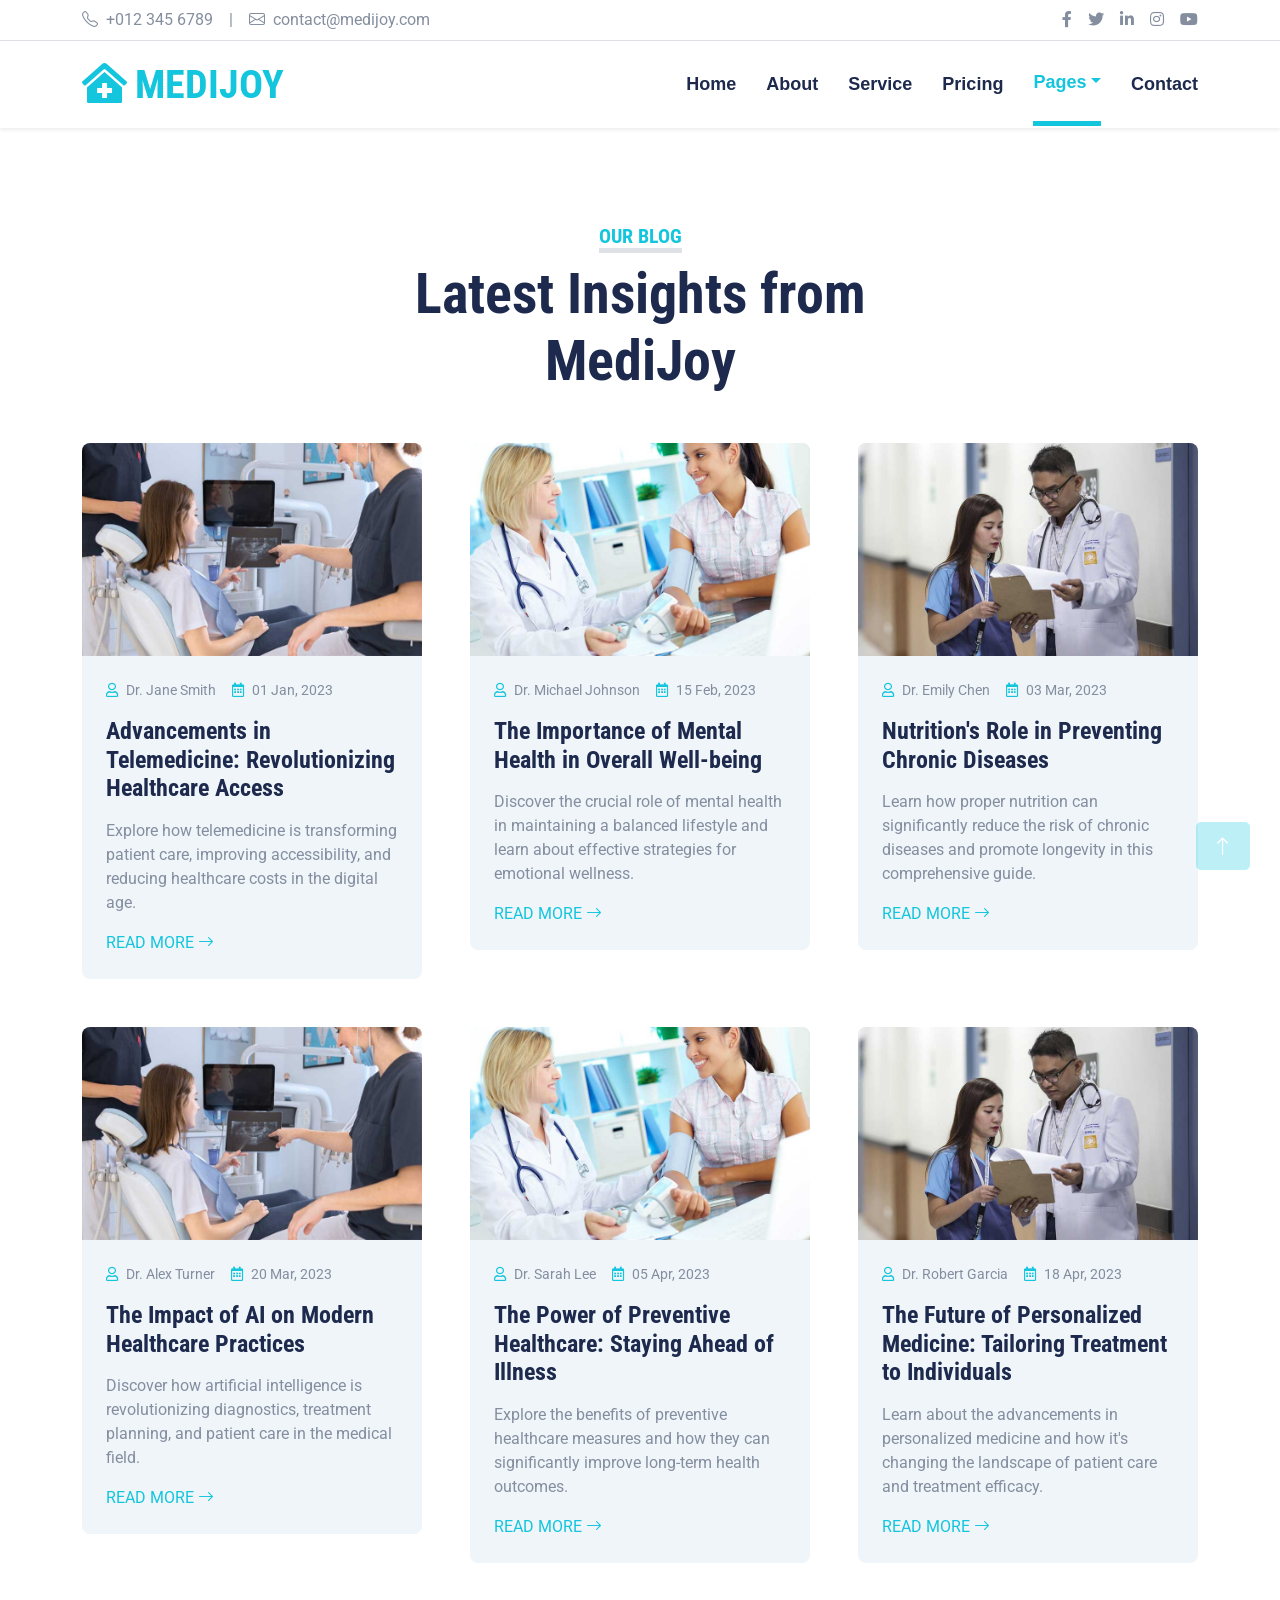
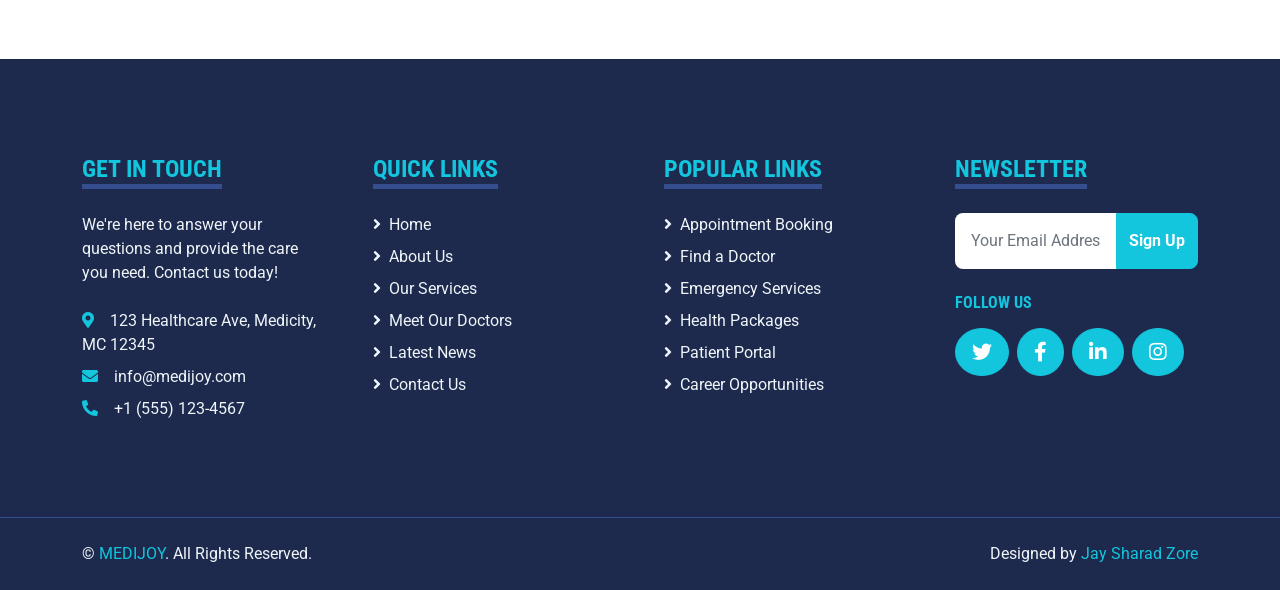
<file: blog.html>
<!DOCTYPE html>
<html lang="en">

<head>
    <meta charset="utf-8">
    <title>MEDIJOY - Hospital Website Template</title>
    <meta content="width=device-width, initial-scale=1.0" name="viewport">
    <meta content="Free HTML Templates" name="keywords">
    <meta content="Free HTML Templates" name="description">

    <!-- Favicon -->
    <link href="img/favicon.ico" rel="icon">

    <!-- Google Web Fonts -->
    <link rel="preconnect" href="https://fonts.gstatic.com">
    <link href="https://fonts.googleapis.com/css2?family=Roboto+Condensed:wght@400;700&family=Roboto:wght@400;700&display=swap" rel="stylesheet">  

    <!-- Icon Font Stylesheet -->
    <link href="https://cdnjs.cloudflare.com/ajax/libs/font-awesome/5.15.0/css/all.min.css" rel="stylesheet">
    <link href="https://cdn.jsdelivr.net/npm/bootstrap-icons@1.4.1/font/bootstrap-icons.css" rel="stylesheet">

    <!-- Libraries Stylesheet -->
    <link href="lib/owlcarousel/assets/owl.carousel.min.css" rel="stylesheet">
    <link href="lib/tempusdominus/css/tempusdominus-bootstrap-4.min.css" rel="stylesheet" />

    <!-- Customized Bootstrap Stylesheet -->
    <link href="css/bootstrap.min.css" rel="stylesheet">

    <!-- Template Stylesheet -->
    <link href="css/style.css" rel="stylesheet">
</head>

<body>
    <!-- Topbar Start -->
    <div class="container-fluid py-2 border-bottom d-none d-lg-block">
        <div class="container">
            <div class="row">
                <div class="col-md-6 text-center text-lg-start mb-2 mb-lg-0">
                    <div class="d-inline-flex align-items-center">
                        <a class="text-decoration-none text-body pe-3" href=""><i class="bi bi-telephone me-2"></i>+012 345 6789</a>
                        <span class="text-body">|</span>
                        <a class="text-decoration-none text-body px-3" href=""><i class="bi bi-envelope me-2"></i>contact@medijoy.com</a>
                    </div>
                </div>
                <div class="col-md-6 text-center text-lg-end">
                    <div class="d-inline-flex align-items-center">
                        <a class="text-body px-2" href="https://facebook.com//">
                            <i class="fab fa-facebook-f"></i>
                        </a>
                        <a class="text-body px-2" href="https://twitter.com//">
                            <i class="fab fa-twitter"></i>
                        </a>
                        <a class="text-body px-2" href="https://linkedin.com//">
                            <i class="fab fa-linkedin-in"></i>
                        </a>
                        <a class="text-body px-2" href="https://instagram.com//">
                            <i class="fab fa-instagram"></i>
                        </a>
                        <a class="text-body ps-2" href="https://youtube.com//">
                            <i class="fab fa-youtube"></i>
                        </a>
                    </div>
                </div>
            </div>
        </div>
    </div>
    <!-- Topbar End -->


    <!-- Navbar Start -->
    <div class="container-fluid sticky-top bg-white shadow-sm mb-5">
        <div class="container">
            <nav class="navbar navbar-expand-lg bg-white navbar-light py-3 py-lg-0">
                <a href="index.html" class="navbar-brand">
                    <h1 class="m-0 text-uppercase text-primary"><i class="fa fa-clinic-medical me-2"></i>MediJoy</h1>
                </a>
                <button class="navbar-toggler" type="button" data-bs-toggle="collapse" data-bs-target="#navbarCollapse">
                    <span class="navbar-toggler-icon"></span>
                </button>
                <div class="collapse navbar-collapse" id="navbarCollapse">
                    <div class="navbar-nav ms-auto py-0">
                        <a href="index.html" class="nav-item nav-link">Home</a>
                        <a href="about.html" class="nav-item nav-link">About</a>
                        <a href="service.html" class="nav-item nav-link">Service</a>
                        <a href="price.html" class="nav-item nav-link">Pricing</a>
                        <div class="nav-item dropdown">
                            <a href="#" class="nav-link dropdown-toggle active" data-bs-toggle="dropdown">Pages</a>
                            <div class="dropdown-menu m-0">
                                <a href="blog.html" class="dropdown-item active">Blog Grid</a>
                                <a href="detail.html" class="dropdown-item">Blog Detail</a>
                                <a href="team.html" class="dropdown-item">The Team</a>
                                <a href="testimonial.html" class="dropdown-item">Testimonial</a>
                                <a href="appointment.html" class="dropdown-item">Appointment</a>
                                <a href="search.html" class="dropdown-item">Search</a>
                            </div>
                        </div>
                        <a href="contact.html" class="nav-item nav-link">Contact</a>
                    </div>
                </div>
            </nav>
        </div>
    </div>
    <!-- Navbar End -->


    <!-- Blog Start -->
    <div class="container-fluid py-5">
        <div class="container">
            <div class="text-center mx-auto mb-5" style="max-width: 500px;">
                <h5 class="d-inline-block text-primary text-uppercase border-bottom border-5">Our Blog</h5>
                <h1 class="display-4">Latest Insights from MediJoy</h1>
            </div>
            <div class="row g-5">
                <!-- First row of blog posts -->
                <div class="col-lg-4 col-md-6">
                    <article class="blog-post bg-light rounded overflow-hidden">
                        <img class="img-fluid w-100" src="img/blog-1.jpg" alt="Advancements in Telemedicine">
                        <div class="p-4">
                            <div class="d-flex mb-3">
                                <small class="me-3"><i class="far fa-user text-primary me-2"></i>Dr. Jane Smith</small>
                                <small><i class="far fa-calendar-alt text-primary me-2"></i>01 Jan, 2023</small>
                            </div>
                            <h4 class="mb-3">Advancements in Telemedicine: Revolutionizing Healthcare Access</h4>
                            <p>Explore how telemedicine is transforming patient care, improving accessibility, and reducing healthcare costs in the digital age.</p>
                            <a class="text-uppercase" href="">Read More <i class="bi bi-arrow-right"></i></a>
                        </div>
                    </article>
                </div>
                <div class="col-lg-4 col-md-6">
                    <article class="blog-post bg-light rounded overflow-hidden">
                        <img class="img-fluid w-100" src="img/blog-2.jpg" alt="Importance of Mental Health">
                        <div class="p-4">
                            <div class="d-flex mb-3">
                                <small class="me-3"><i class="far fa-user text-primary me-2"></i>Dr. Michael Johnson</small>
                                <small><i class="far fa-calendar-alt text-primary me-2"></i>15 Feb, 2023</small>
                            </div>
                            <h4 class="mb-3">The Importance of Mental Health in Overall Well-being</h4>
                            <p>Discover the crucial role of mental health in maintaining a balanced lifestyle and learn about effective strategies for emotional wellness.</p>
                            <a class="text-uppercase" href="">Read More <i class="bi bi-arrow-right"></i></a>
                        </div>
                    </article>
                </div>
                <div class="col-lg-4 col-md-6">
                    <article class="blog-post bg-light rounded overflow-hidden">
                        <img class="img-fluid w-100" src="img/blog-3.jpg" alt="Nutrition and Chronic Diseases">
                        <div class="p-4">
                            <div class="d-flex mb-3">
                                <small class="me-3"><i class="far fa-user text-primary me-2"></i>Dr. Emily Chen</small>
                                <small><i class="far fa-calendar-alt text-primary me-2"></i>03 Mar, 2023</small>
                            </div>
                            <h4 class="mb-3">Nutrition's Role in Preventing Chronic Diseases</h4>
                            <p>Learn how proper nutrition can significantly reduce the risk of chronic diseases and promote longevity in this comprehensive guide.</p>
                            <a class="text-uppercase" href="">Read More <i class="bi bi-arrow-right"></i></a>
                        </div>
                    </article>
                </div>
                
                <!-- Second row of blog posts -->
                <div class="col-lg-4 col-md-6">
                    <article class="blog-post bg-light rounded overflow-hidden">
                        <img class="img-fluid w-100" src="img/blog-1.jpg" alt="AI in Healthcare">
                        <div class="p-4">
                            <div class="d-flex mb-3">
                                <small class="me-3"><i class="far fa-user text-primary me-2"></i>Dr. Alex Turner</small>
                                <small><i class="far fa-calendar-alt text-primary me-2"></i>20 Mar, 2023</small>
                            </div>
                            <h4 class="mb-3">The Impact of AI on Modern Healthcare Practices</h4>
                            <p>Discover how artificial intelligence is revolutionizing diagnostics, treatment planning, and patient care in the medical field.</p>
                            <a class="text-uppercase" href="">Read More <i class="bi bi-arrow-right"></i></a>
                        </div>
                    </article>
                </div>
                <div class="col-lg-4 col-md-6">
                    <article class="blog-post bg-light rounded overflow-hidden">
                        <img class="img-fluid w-100" src="img/blog-2.jpg" alt="Preventive Healthcare">
                        <div class="p-4">
                            <div class="d-flex mb-3">
                                <small class="me-3"><i class="far fa-user text-primary me-2"></i>Dr. Sarah Lee</small>
                                <small><i class="far fa-calendar-alt text-primary me-2"></i>05 Apr, 2023</small>
                            </div>
                            <h4 class="mb-3">The Power of Preventive Healthcare: Staying Ahead of Illness</h4>
                            <p>Explore the benefits of preventive healthcare measures and how they can significantly improve long-term health outcomes.</p>
                            <a class="text-uppercase" href="">Read More <i class="bi bi-arrow-right"></i></a>
                        </div>
                    </article>
                </div>
                <div class="col-lg-4 col-md-6">
                    <article class="blog-post bg-light rounded overflow-hidden">
                        <img class="img-fluid w-100" src="img/blog-3.jpg" alt="Personalized Medicine">
                        <div class="p-4">
                            <div class="d-flex mb-3">
                                <small class="me-3"><i class="far fa-user text-primary me-2"></i>Dr. Robert Garcia</small>
                                <small><i class="far fa-calendar-alt text-primary me-2"></i>18 Apr, 2023</small>
                            </div>
                            <h4 class="mb-3">The Future of Personalized Medicine: Tailoring Treatment to Individuals</h4>
                            <p>Learn about the advancements in personalized medicine and how it's changing the landscape of patient care and treatment efficacy.</p>
                            <a class="text-uppercase" href="">Read More <i class="bi bi-arrow-right"></i></a>
                        </div>
                    </article>
                </div>
            </div>
        </div>
    </div>
    <!-- Blog End -->
    

 <!-- Footer Start -->
 <div class="container-fluid bg-dark text-light mt-5 py-5">
    <div class="container py-5">
        <div class="row g-5">
            <div class="col-lg-3 col-md-6">
                <h4 class="d-inline-block text-primary text-uppercase border-bottom border-5 border-secondary mb-4">Get In Touch</h4>
                <p class="mb-4">We're here to answer your questions and provide the care you need. Contact us today!</p>
                <p class="mb-2"><i class="fa fa-map-marker-alt text-primary me-3"></i>123 Healthcare Ave, Medicity, MC 12345</p>
                <p class="mb-2"><i class="fa fa-envelope text-primary me-3"></i>info@medijoy.com</p>
                <p class="mb-0"><i class="fa fa-phone-alt text-primary me-3"></i>+1 (555) 123-4567</p>
            </div>
            <div class="col-lg-3 col-md-6">
                <h4 class="d-inline-block text-primary text-uppercase border-bottom border-5 border-secondary mb-4">Quick Links</h4>
                <div class="d-flex flex-column justify-content-start">
                    <a class="text-light mb-2" href="#"><i class="fa fa-angle-right me-2"></i>Home</a>
                    <a class="text-light mb-2" href="#"><i class="fa fa-angle-right me-2"></i>About Us</a>
                    <a class="text-light mb-2" href="#"><i class="fa fa-angle-right me-2"></i>Our Services</a>
                    <a class="text-light mb-2" href="#"><i class="fa fa-angle-right me-2"></i>Meet Our Doctors</a>
                    <a class="text-light mb-2" href="#"><i class="fa fa-angle-right me-2"></i>Latest News</a>
                    <a class="text-light" href="#"><i class="fa fa-angle-right me-2"></i>Contact Us</a>
                </div>
            </div>
            <div class="col-lg-3 col-md-6">
                <h4 class="d-inline-block text-primary text-uppercase border-bottom border-5 border-secondary mb-4">Popular Links</h4>
                <div class="d-flex flex-column justify-content-start">
                    <a class="text-light mb-2" href="#"><i class="fa fa-angle-right me-2"></i>Appointment Booking</a>
                    <a class="text-light mb-2" href="#"><i class="fa fa-angle-right me-2"></i>Find a Doctor</a>
                    <a class="text-light mb-2" href="#"><i class="fa fa-angle-right me-2"></i>Emergency Services</a>
                    <a class="text-light mb-2" href="#"><i class="fa fa-angle-right me-2"></i>Health Packages</a>
                    <a class="text-light mb-2" href="#"><i class="fa fa-angle-right me-2"></i>Patient Portal</a>
                    <a class="text-light" href="#"><i class="fa fa-angle-right me-2"></i>Career Opportunities</a>
                </div>
            </div>
            <div class="col-lg-3 col-md-6">
                <h4 class="d-inline-block text-primary text-uppercase border-bottom border-5 border-secondary mb-4">Newsletter</h4>
                <form action="">
                    <div class="input-group">
                        <input type="text" class="form-control p-3 border-0" placeholder="Your Email Address">
                        <button class="btn btn-primary">Sign Up</button>
                    </div>
                </form>
                <h6 class="text-primary text-uppercase mt-4 mb-3">Follow Us</h6>
                <div class="d-flex">
                    <a class="btn btn-lg btn-primary btn-lg-square rounded-circle me-2" href="https://twitter.com//"><i class="fab fa-twitter"></i></a>
                    <a class="btn btn-lg btn-primary btn-lg-square rounded-circle me-2" href="https://facebook.com//"><i class="fab fa-facebook-f"></i></a>
                    <a class="btn btn-lg btn-primary btn-lg-square rounded-circle me-2" href="https://linkedin.com//"><i class="fab fa-linkedin-in"></i></a>
                    <a class="btn btn-lg btn-primary btn-lg-square rounded-circle" href="https://instagram.com//"><i class="fab fa-instagram"></i></a>
                </div>
            </div>
        </div>
    </div>
</div>
<div class="container-fluid bg-dark text-light border-top border-secondary py-4">
    <div class="container">
        <div class="row g-5">
            <div class="col-md-6 text-center text-md-start">
                <p class="mb-md-0">&copy; <a class="text-primary" href="#">MEDIJOY</a>. All Rights Reserved.</p>
            </div>
            <div class="col-md-6 text-center text-md-end">
                <p class="mb-0">Designed by <a class="text-primary" href="#">Jay Sharad Zore</a></p>
            </div>
        </div>
    </div>
</div>
<!-- Footer End -->


    <!-- Back to Top -->
    <a href="#" class="btn btn-lg btn-primary btn-lg-square back-to-top"><i class="bi bi-arrow-up"></i></a>


    <!-- JavaScript Libraries -->
    <script src="https://code.jquery.com/jquery-3.4.1.min.js"></script>
    <script src="https://cdn.jsdelivr.net/npm/bootstrap@5.0.0/dist/js/bootstrap.bundle.min.js"></script>
    <script src="lib/easing/easing.min.js"></script>
    <script src="lib/waypoints/waypoints.min.js"></script>
    <script src="lib/owlcarousel/owl.carousel.min.js"></script>
    <script src="lib/tempusdominus/js/moment.min.js"></script>
    <script src="lib/tempusdominus/js/moment-timezone.min.js"></script>
    <script src="lib/tempusdominus/js/tempusdominus-bootstrap-4.min.js"></script>

    <!-- Template Javascript -->
    <script src="js/main.js"></script>
</body>

</html>
</file>
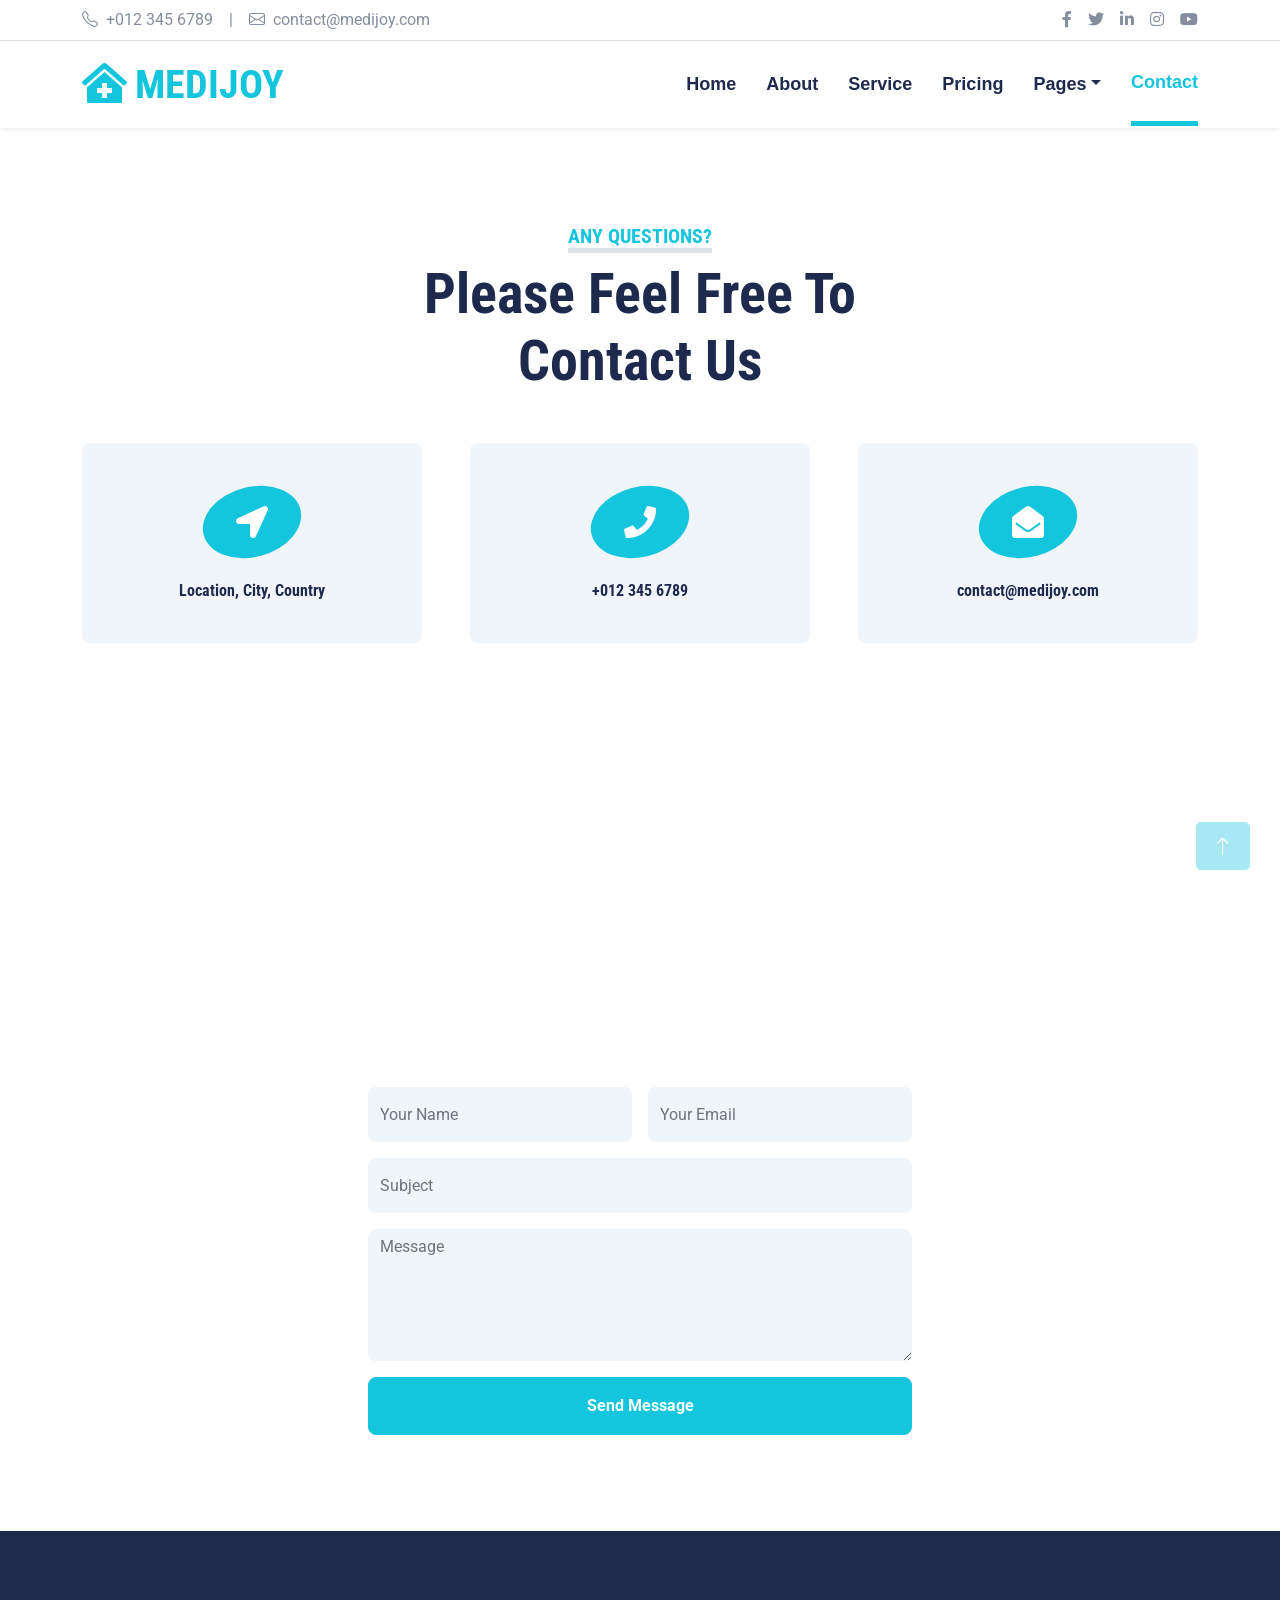
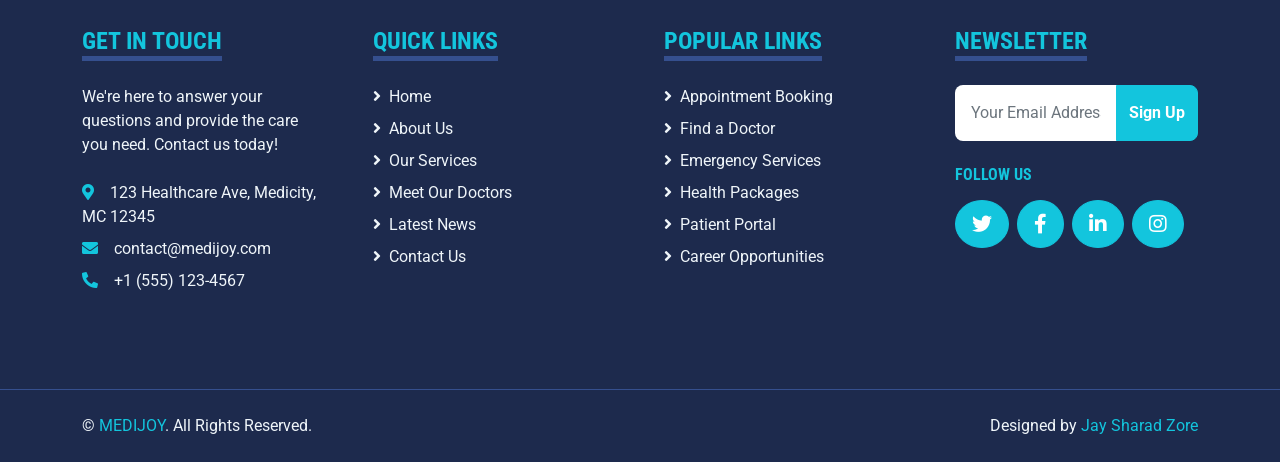
<file: contact.html>
<!DOCTYPE html>
<html lang="en">

<head>
    <meta charset="utf-8">
    <title>MEDIJOY - Hospital Website Template</title>
    <meta content="width=device-width, initial-scale=1.0" name="viewport">
    <meta content="Free HTML Templates" name="keywords">
    <meta content="Free HTML Templates" name="description">

    <!-- Favicon -->
    <link href="img/favicon.ico" rel="icon">

    <!-- Google Web Fonts -->
    <link rel="preconnect" href="https://fonts.gstatic.com">
    <link href="https://fonts.googleapis.com/css2?family=Roboto+Condensed:wght@400;700&family=Roboto:wght@400;700&display=swap" rel="stylesheet">  

    <!-- Icon Font Stylesheet -->
    <link href="https://cdnjs.cloudflare.com/ajax/libs/font-awesome/5.15.0/css/all.min.css" rel="stylesheet">
    <link href="https://cdn.jsdelivr.net/npm/bootstrap-icons@1.4.1/font/bootstrap-icons.css" rel="stylesheet">

    <!-- Libraries Stylesheet -->
    <link href="lib/owlcarousel/assets/owl.carousel.min.css" rel="stylesheet">
    <link href="lib/tempusdominus/css/tempusdominus-bootstrap-4.min.css" rel="stylesheet" />

    <!-- Customized Bootstrap Stylesheet -->
    <link href="css/bootstrap.min.css" rel="stylesheet">

    <!-- Template Stylesheet -->
    <link href="css/style.css" rel="stylesheet">
</head>

<body>
    <!-- Topbar Start -->
    <div class="container-fluid py-2 border-bottom d-none d-lg-block">
        <div class="container">
            <div class="row">
                <div class="col-md-6 text-center text-lg-start mb-2 mb-lg-0">
                    <div class="d-inline-flex align-items-center">
                        <a class="text-decoration-none text-body pe-3" href=""><i class="bi bi-telephone me-2"></i>+012 345 6789</a>
                        <span class="text-body">|</span>
                        <a class="text-decoration-none text-body px-3" href=""><i class="bi bi-envelope me-2"></i>contact@medijoy.com</a>
                    </div>
                </div>
                <div class="col-md-6 text-center text-lg-end">
                    <div class="d-inline-flex align-items-center">
                        <a class="text-body px-2" href="https://facebook.com/freewebsitecode/">
                            <i class="fab fa-facebook-f"></i>
                        </a>
                        <a class="text-body px-2" href="https://freewebsitecode.com/">
                            <i class="fab fa-twitter"></i>
                        </a>
                        <a class="text-body px-2" href="https://freewebsitecode.com/">
                            <i class="fab fa-linkedin-in"></i>
                        </a>
                        <a class="text-body px-2" href="https://freewebsitecode.com/">
                            <i class="fab fa-instagram"></i>
                        </a>
                        <a class="text-body ps-2" href="https://youtube.com/freewebsitecode/">
                            <i class="fab fa-youtube"></i>
                        </a>
                    </div>
                </div>
            </div>
        </div>
    </div>
    <!-- Topbar End -->


    <!-- Navbar Start -->
    <div class="container-fluid sticky-top bg-white shadow-sm mb-5">
        <div class="container">
            <nav class="navbar navbar-expand-lg bg-white navbar-light py-3 py-lg-0">
                <a href="index.html" class="navbar-brand">
                    <h1 class="m-0 text-uppercase text-primary"><i class="fa fa-clinic-medical me-2"></i>MediJoy</h1>
                </a>
                <button class="navbar-toggler" type="button" data-bs-toggle="collapse" data-bs-target="#navbarCollapse">
                    <span class="navbar-toggler-icon"></span>
                </button>
                <div class="collapse navbar-collapse" id="navbarCollapse">
                    <div class="navbar-nav ms-auto py-0">
                        <a href="index.html" class="nav-item nav-link">Home</a>
                        <a href="about.html" class="nav-item nav-link">About</a>
                        <a href="service.html" class="nav-item nav-link">Service</a>
                        <a href="price.html" class="nav-item nav-link">Pricing</a>
                        <div class="nav-item dropdown">
                            <a href="#" class="nav-link dropdown-toggle" data-bs-toggle="dropdown">Pages</a>
                            <div class="dropdown-menu m-0">
                                <a href="blog.html" class="dropdown-item">Blog Grid</a>
                                <a href="detail.html" class="dropdown-item">Blog Detail</a>
                                <a href="team.html" class="dropdown-item">The Team</a>
                                <a href="testimonial.html" class="dropdown-item">Testimonial</a>
                                <a href="appointment.html" class="dropdown-item">Appointment</a>
                                <a href="search.html" class="dropdown-item">Search</a>
                            </div>
                        </div>
                        <a href="contact.html" class="nav-item nav-link active">Contact</a>
                    </div>
                </div>
            </nav>
        </div>
    </div>
    <!-- Navbar End -->


    <!-- Contact Start -->
    <div class="container-fluid pt-5">
        <div class="container">
            <div class="text-center mx-auto mb-5" style="max-width: 500px;">
                <h5 class="d-inline-block text-primary text-uppercase border-bottom border-5">Any Questions?</h5>
                <h1 class="display-4">Please Feel Free To Contact Us</h1>
            </div>
            <div class="row g-5 mb-5">
                <div class="col-lg-4">
                    <div class="bg-light rounded d-flex flex-column align-items-center justify-content-center text-center" style="height: 200px;">
                        <div class="d-flex align-items-center justify-content-center bg-primary rounded-circle mb-4" style="width: 100px; height: 70px; transform: rotate(-15deg);">
                            <i class="fa fa-2x fa-location-arrow text-white" style="transform: rotate(15deg);"></i>
                        </div>
                        <h6 class="mb-0">Location, City, Country</h6>
                    </div>
                </div>
                <div class="col-lg-4">
                    <div class="bg-light rounded d-flex flex-column align-items-center justify-content-center text-center" style="height: 200px;">
                        <div class="d-flex align-items-center justify-content-center bg-primary rounded-circle mb-4" style="width: 100px; height: 70px; transform: rotate(-15deg);">
                            <i class="fa fa-2x fa-phone text-white" style="transform: rotate(15deg);"></i>
                        </div>
                        <h6 class="mb-0">+012 345 6789</h6>
                    </div>
                </div>
                <div class="col-lg-4">
                    <div class="bg-light rounded d-flex flex-column align-items-center justify-content-center text-center" style="height: 200px;">
                        <div class="d-flex align-items-center justify-content-center bg-primary rounded-circle mb-4" style="width: 100px; height: 70px; transform: rotate(-15deg);">
                            <i class="fa fa-2x fa-envelope-open text-white" style="transform: rotate(15deg);"></i>
                        </div>
                        <h6 class="mb-0">contact@medijoy.com</h6>
                    </div>
                </div>
            </div>
            <div class="row">
                <div class="col-12" style="height: 500px;">
                    <div class="position-relative h-100">
                        <iframe class="position-relative w-100 h-100"
                            src="https://www.google.com/maps/embed?pb=!1m18!1m12!1m3!1d3784.575779959293!2d73.33549615993998!3d18.170957395819098!2m3!1f0!2f0!3f0!3m2!1i1024!2i768!4f13.1!3m3!1m2!1s0x3be81c37929a5939%3A0x9e60d20ec2c32336!2sDr.%20Babasaheb%20Ambedkar%20Technological%20University!5e0!3m2!1sen!2sin!4v1680524547085!5m2!1sen!2sin"
                            frameborder="0" style="border:0;" allowfullscreen="" aria-hidden="false"a
                            tabindex="0"></iframe>
                    </div>
                </div>
            </div>
            <div class="row justify-content-center position-relative" style="margin-top: -200px; z-index: 1;">
                <div class="col-lg-8">
                    <div class="bg-white rounded p-5 m-5 mb-0">
                        <form>
                            <div class="row g-3">
                                <div class="col-12 col-sm-6">
                                    <input type="text" class="form-control bg-light border-0" placeholder="Your Name" style="height: 55px;">
                                </div>
                                <div class="col-12 col-sm-6">
                                    <input type="email" class="form-control bg-light border-0" placeholder="Your Email" style="height: 55px;">
                                </div>
                                <div class="col-12">
                                    <input type="text" class="form-control bg-light border-0" placeholder="Subject" style="height: 55px;">
                                </div>
                                <div class="col-12">
                                    <textarea class="form-control bg-light border-0" rows="5" placeholder="Message"></textarea>
                                </div>
                                <div class="col-12">
                                    <button class="btn btn-primary w-100 py-3" type="submit">Send Message</button>
                                </div>
                            </div>
                        </form>
                    </div>
                </div>
            </div>
        </div>
    </div>
    <!-- Contact End -->


   <!-- Footer Start -->
   <div class="container-fluid bg-dark text-light mt-5 py-5">
    <div class="container py-5">
        <div class="row g-5">
            <div class="col-lg-3 col-md-6">
                <h4 class="d-inline-block text-primary text-uppercase border-bottom border-5 border-secondary mb-4">Get In Touch</h4>
                <p class="mb-4">We're here to answer your questions and provide the care you need. Contact us today!</p>
                <p class="mb-2"><i class="fa fa-map-marker-alt text-primary me-3"></i>123 Healthcare Ave, Medicity, MC 12345</p>
                <p class="mb-2"><i class="fa fa-envelope text-primary me-3"></i>contact@medijoy.com</p>
                <p class="mb-0"><i class="fa fa-phone-alt text-primary me-3"></i>+1 (555) 123-4567</p>
            </div>
            <div class="col-lg-3 col-md-6">
                <h4 class="d-inline-block text-primary text-uppercase border-bottom border-5 border-secondary mb-4">Quick Links</h4>
                <div class="d-flex flex-column justify-content-start">
                    <a class="text-light mb-2" href="#"><i class="fa fa-angle-right me-2"></i>Home</a>
                    <a class="text-light mb-2" href="#"><i class="fa fa-angle-right me-2"></i>About Us</a>
                    <a class="text-light mb-2" href="#"><i class="fa fa-angle-right me-2"></i>Our Services</a>
                    <a class="text-light mb-2" href="#"><i class="fa fa-angle-right me-2"></i>Meet Our Doctors</a>
                    <a class="text-light mb-2" href="#"><i class="fa fa-angle-right me-2"></i>Latest News</a>
                    <a class="text-light" href="#"><i class="fa fa-angle-right me-2"></i>Contact Us</a>
                </div>
            </div>
            <div class="col-lg-3 col-md-6">
                <h4 class="d-inline-block text-primary text-uppercase border-bottom border-5 border-secondary mb-4">Popular Links</h4>
                <div class="d-flex flex-column justify-content-start">
                    <a class="text-light mb-2" href="#"><i class="fa fa-angle-right me-2"></i>Appointment Booking</a>
                    <a class="text-light mb-2" href="#"><i class="fa fa-angle-right me-2"></i>Find a Doctor</a>
                    <a class="text-light mb-2" href="#"><i class="fa fa-angle-right me-2"></i>Emergency Services</a>
                    <a class="text-light mb-2" href="#"><i class="fa fa-angle-right me-2"></i>Health Packages</a>
                    <a class="text-light mb-2" href="#"><i class="fa fa-angle-right me-2"></i>Patient Portal</a>
                    <a class="text-light" href="#"><i class="fa fa-angle-right me-2"></i>Career Opportunities</a>
                </div>
            </div>
            <div class="col-lg-3 col-md-6">
                <h4 class="d-inline-block text-primary text-uppercase border-bottom border-5 border-secondary mb-4">Newsletter</h4>
                <form action="">
                    <div class="input-group">
                        <input type="text" class="form-control p-3 border-0" placeholder="Your Email Address">
                        <button class="btn btn-primary">Sign Up</button>
                    </div>
                </form>
                <h6 class="text-primary text-uppercase mt-4 mb-3">Follow Us</h6>
                <div class="d-flex">
                    <a class="btn btn-lg btn-primary btn-lg-square rounded-circle me-2" href="https://twitter.com//"><i class="fab fa-twitter"></i></a>
                    <a class="btn btn-lg btn-primary btn-lg-square rounded-circle me-2" href="https://facebook.com//"><i class="fab fa-facebook-f"></i></a>
                    <a class="btn btn-lg btn-primary btn-lg-square rounded-circle me-2" href="https://linkedin.com//"><i class="fab fa-linkedin-in"></i></a>
                    <a class="btn btn-lg btn-primary btn-lg-square rounded-circle" href="https://instagram.com//"><i class="fab fa-instagram"></i></a>
                </div>
            </div>
        </div>
    </div>
</div>
<div class="container-fluid bg-dark text-light border-top border-secondary py-4">
    <div class="container">
        <div class="row g-5">
            <div class="col-md-6 text-center text-md-start">
                <p class="mb-md-0">&copy; <a class="text-primary" href="#">MEDIJOY</a>. All Rights Reserved.</p>
            </div>
            <div class="col-md-6 text-center text-md-end">
                <p class="mb-0">Designed by <a class="text-primary" href="#">Jay Sharad Zore</a></p>
            </div>
        </div>
    </div>
</div>
<!-- Footer End -->


    <!-- Back to Top -->
    <a href="#" class="btn btn-lg btn-primary btn-lg-square back-to-top"><i class="bi bi-arrow-up"></i></a>


    <!-- JavaScript Libraries -->
    <script src="https://code.jquery.com/jquery-3.4.1.min.js"></script>
    <script src="https://cdn.jsdelivr.net/npm/bootstrap@5.0.0/dist/js/bootstrap.bundle.min.js"></script>
    <script src="lib/easing/easing.min.js"></script>
    <script src="lib/waypoints/waypoints.min.js"></script>
    <script src="lib/owlcarousel/owl.carousel.min.js"></script>
    <script src="lib/tempusdominus/js/moment.min.js"></script>
    <script src="lib/tempusdominus/js/moment-timezone.min.js"></script>
    <script src="lib/tempusdominus/js/tempusdominus-bootstrap-4.min.js"></script>

    <!-- Template Javascript -->
    <script src="js/main.js"></script>
</body>

</html>
</file>
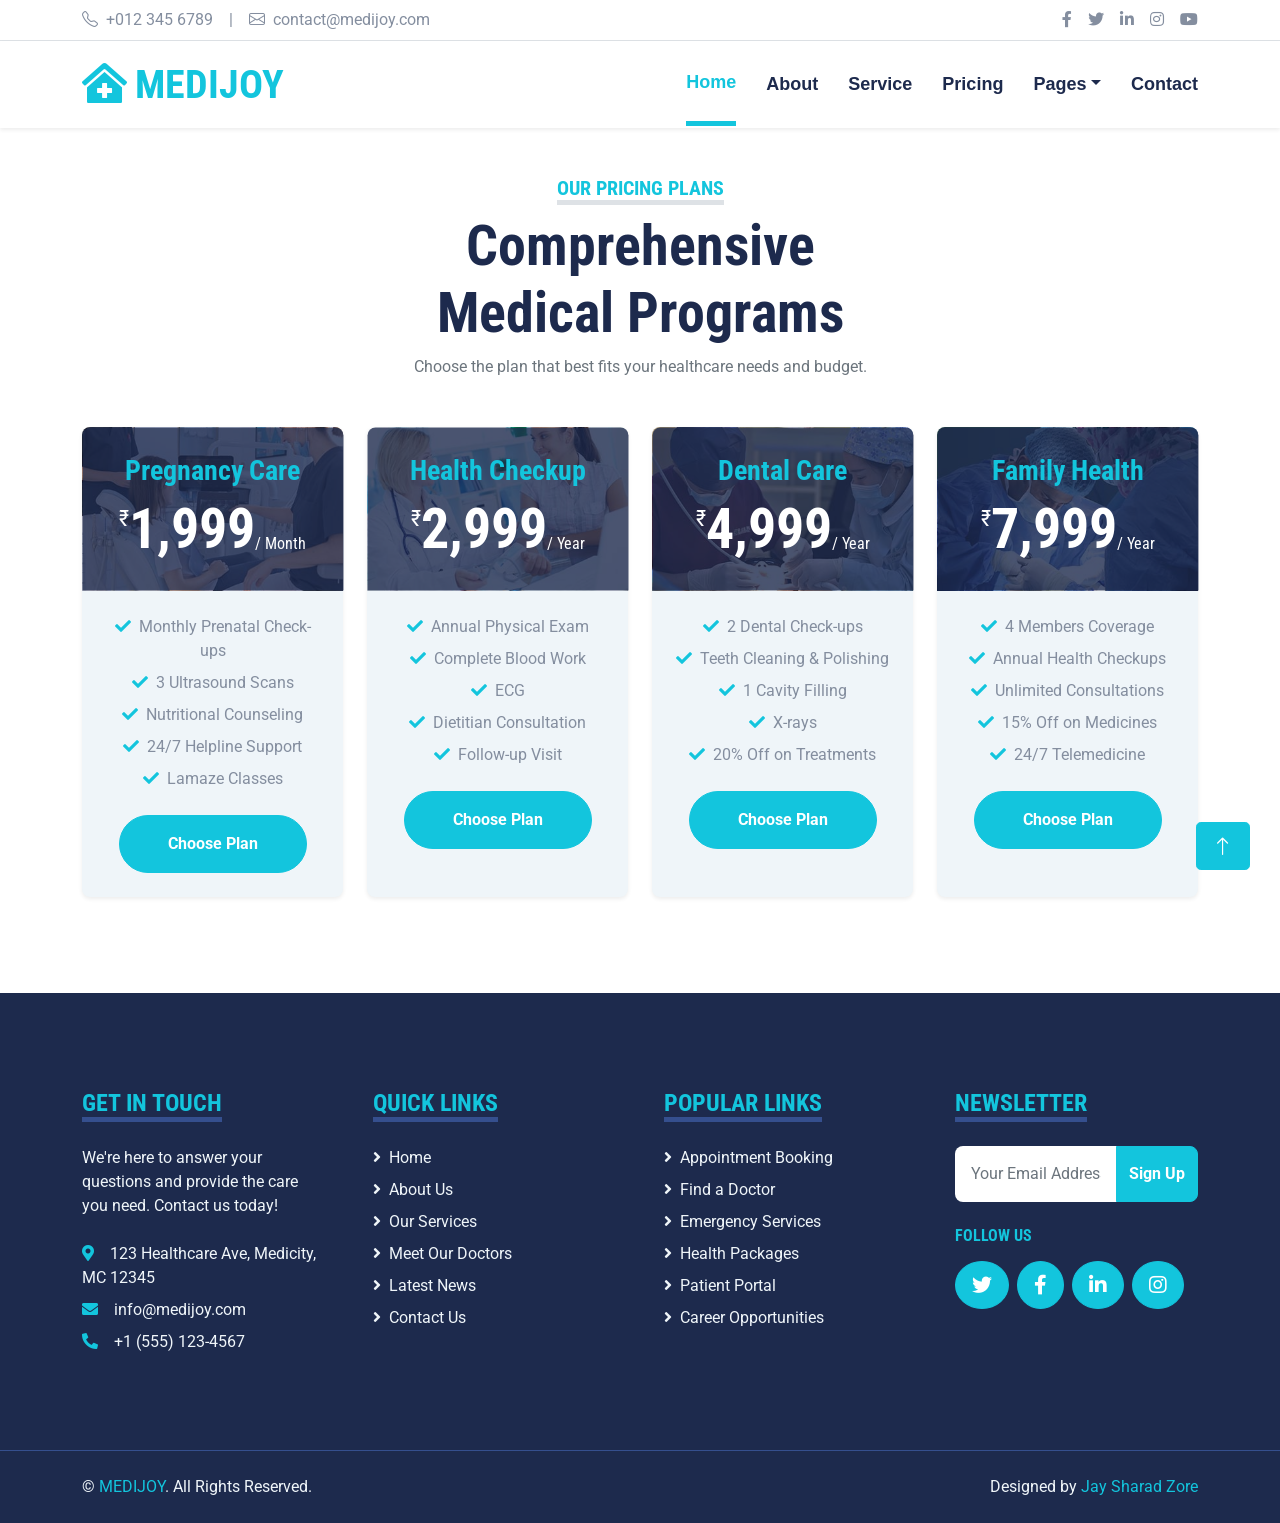
<file: price.html>
<!DOCTYPE html>
<html lang="en">

<head>
    <meta charset="utf-8">
    <title>MEDIJOY - Hospital Website Template</title>
    <meta content="width=device-width, initial-scale=1.0" name="viewport">
    <meta content="Free HTML Templates" name="keywords">
    <meta content="Free HTML Templates" name="description">

    <!-- Favicon -->
    <link href="img/favicon.ico" rel="icon">

    <!-- Google Web Fonts -->
    <link rel="preconnect" href="https://fonts.gstatic.com">
    <link href="https://fonts.googleapis.com/css2?family=Roboto+Condensed:wght@400;700&family=Roboto:wght@400;700&display=swap" rel="stylesheet">  

    <!-- Icon Font Stylesheet -->
    <link href="https://cdnjs.cloudflare.com/ajax/libs/font-awesome/5.15.0/css/all.min.css" rel="stylesheet">
    <link href="https://cdn.jsdelivr.net/npm/bootstrap-icons@1.4.1/font/bootstrap-icons.css" rel="stylesheet">

    <!-- Libraries Stylesheet -->
    <link href="lib/owlcarousel/assets/owl.carousel.min.css" rel="stylesheet">
    <link href="lib/tempusdominus/css/tempusdominus-bootstrap-4.min.css" rel="stylesheet" />

    <!-- Customized Bootstrap Stylesheet -->
    <link href="css/bootstrap.min.css" rel="stylesheet">

    <!-- Template Stylesheet -->
    <link href="css/style.css" rel="stylesheet">
</head>

<body>
    <!-- Topbar Start -->
    <div class="container-fluid py-2 border-bottom d-none d-lg-block">
        <div class="container">
            <div class="row">
                <div class="col-md-6 text-center text-lg-start mb-2 mb-lg-0">
                    <div class="d-inline-flex align-items-center">
                        <a class="text-decoration-none text-body pe-3" href=""><i class="bi bi-telephone me-2"></i>+012 345 6789</a>
                        <span class="text-body">|</span>
                        <a class="text-decoration-none text-body px-3" href=""><i class="bi bi-envelope me-2"></i>contact@medijoy.com</a>
                    </div>
                </div>
                <div class="col-md-6 text-center text-lg-end">
                    <div class="d-inline-flex align-items-center">
                        <a class="text-body px-2" href="https://facebook.com/freewebsitecode/">
                            <i class="fab fa-facebook-f"></i>
                        </a>
                        <a class="text-body px-2" href="https://freewebsitecode.com/">
                            <i class="fab fa-twitter"></i>
                        </a>
                        <a class="text-body px-2" href="https://freewebsitecode.com/">
                            <i class="fab fa-linkedin-in"></i>
                        </a>
                        <a class="text-body px-2" href="https://freewebsitecode.com/">
                            <i class="fab fa-instagram"></i>
                        </a>
                        <a class="text-body ps-2" href="https://youtube.com/freewebsitecode/">
                            <i class="fab fa-youtube"></i>
                        </a>
                    </div>
                </div>
            </div>
        </div>
    </div>
    <!-- Topbar End -->


    <!-- Navbar Start -->
    <div class="container-fluid sticky-top bg-white shadow-sm">
        <div class="container">
            <nav class="navbar navbar-expand-lg bg-white navbar-light py-3 py-lg-0">
                <a href="index.html" class="navbar-brand">
                    <h1 class="m-0 text-uppercase text-primary"><i class="fa fa-clinic-medical me-2"></i>MEDIJOY</h1>
                </a>
                <button class="navbar-toggler" type="button" data-bs-toggle="collapse" data-bs-target="#navbarCollapse">
                    <span class="navbar-toggler-icon"></span>
                </button>
                <div class="collapse navbar-collapse" id="navbarCollapse">
                    <div class="navbar-nav ms-auto py-0">
                        <a href="index.html" class="nav-item nav-link active">Home</a>
                        <a href="about.html" class="nav-item nav-link">About</a>
                        <a href="service.html" class="nav-item nav-link">Service</a>
                        <a href="price.html" class="nav-item nav-link">Pricing</a>
                        <div class="nav-item dropdown">
                            <a href="#" class="nav-link dropdown-toggle" data-bs-toggle="dropdown">Pages</a>
                            <div class="dropdown-menu m-0">
                                <a href="blog.html" class="dropdown-item">Blog Grid</a>
                                <a href="detail.html" class="dropdown-item">Blog Detail</a>
                                <a href="team.html" class="dropdown-item">The Team</a>
                                <a href="testimonial.html" class="dropdown-item">Testimonial</a>
                                <a href="appointment.html" class="dropdown-item">Appointment</a>
                                <a href="search.html" class="dropdown-item">Search</a>
                            </div>
                        </div>
                        <a href="contact.html" class="nav-item nav-link">Contact</a>
                    </div>
                </div>
            </nav>
        </div>
    </div>
    <!-- Navbar End -->

    <!-- Pricing Plan Start -->
    <div class="container-fluid py-5">
        <div class="container">
            <div class="text-center mx-auto mb-5" style="max-width: 500px;">
                <h5 class="d-inline-block text-primary text-uppercase border-bottom border-5">Our Pricing Plans</h5>
                <h1 class="display-4">Comprehensive Medical Programs</h1>
                <p class="text-muted">Choose the plan that best fits your healthcare needs and budget.</p>
            </div>
            <div class="row g-4">
                <div class="col-lg-3 col-md-6">
                    <div class="bg-light rounded shadow-sm h-100">
                        <div class="position-relative">
                            <img class="img-fluid rounded-top w-100" src="img/price-1.jpg" alt="">
                            <div class="position-absolute w-100 h-100 top-50 start-50 translate-middle rounded-top d-flex flex-column align-items-center justify-content-center" style="background: rgba(29, 42, 77, .8);">
                                <h3 class="text-primary">Pregnancy Care</h3>
                                <h1 class="display-4 text-white mb-0">
                                    <small class="align-top fw-normal" style="font-size: 22px; line-height: 45px;">₹</small>1,999<small class="align-bottom fw-normal" style="font-size: 16px; line-height: 40px;">/ Month</small>
                                </h1>
                            </div>
                        </div>
                        <div class="text-center p-4">
                            <ul class="list-unstyled mb-4">
                                <li class="mb-2"><i class="fas fa-check text-primary me-2"></i>Monthly Prenatal Check-ups</li>
                                <li class="mb-2"><i class="fas fa-check text-primary me-2"></i>3 Ultrasound Scans</li>
                                <li class="mb-2"><i class="fas fa-check text-primary me-2"></i>Nutritional Counseling</li>
                                <li class="mb-2"><i class="fas fa-check text-primary me-2"></i>24/7 Helpline Support</li>
                                <li class="mb-2"><i class="fas fa-check text-primary me-2"></i>Lamaze Classes</li>
                            </ul>
                            <a href="" class="btn btn-primary rounded-pill py-3 px-5">Choose Plan</a>
                        </div>
                    </div>
                </div>
                <div class="col-lg-3 col-md-6">
                    <div class="bg-light rounded shadow-sm h-100">
                        <div class="position-relative">
                            <img class="img-fluid rounded-top w-100" src="img/price-2.jpg" alt="">
                            <div class="position-absolute w-100 h-100 top-50 start-50 translate-middle rounded-top d-flex flex-column align-items-center justify-content-center" style="background: rgba(29, 42, 77, .8);">
                                <h3 class="text-primary">Health Checkup</h3>
                                <h1 class="display-4 text-white mb-0">
                                    <small class="align-top fw-normal" style="font-size: 22px; line-height: 45px;">₹</small>2,999<small class="align-bottom fw-normal" style="font-size: 16px; line-height: 40px;">/ Year</small>
                                </h1>
                            </div>
                        </div>
                        <div class="text-center p-4">
                            <ul class="list-unstyled mb-4">
                                <li class="mb-2"><i class="fas fa-check text-primary me-2"></i>Annual Physical Exam</li>
                                <li class="mb-2"><i class="fas fa-check text-primary me-2"></i>Complete Blood Work</li>
                                <li class="mb-2"><i class="fas fa-check text-primary me-2"></i>ECG</li>
                                <li class="mb-2"><i class="fas fa-check text-primary me-2"></i>Dietitian Consultation</li>
                                <li class="mb-2"><i class="fas fa-check text-primary me-2"></i>Follow-up Visit</li>
                            </ul>
                            <a href="" class="btn btn-primary rounded-pill py-3 px-5">Choose Plan</a>
                        </div>
                    </div>
                </div>
                <div class="col-lg-3 col-md-6">
                    <div class="bg-light rounded shadow-sm h-100">
                        <div class="position-relative">
                            <img class="img-fluid rounded-top w-100" src="img/price-3.jpg" alt="">
                            <div class="position-absolute w-100 h-100 top-50 start-50 translate-middle rounded-top d-flex flex-column align-items-center justify-content-center" style="background: rgba(29, 42, 77, .8);">
                                <h3 class="text-primary">Dental Care</h3>
                                <h1 class="display-4 text-white mb-0">
                                    <small class="align-top fw-normal" style="font-size: 22px; line-height: 45px;">₹</small>4,999<small class="align-bottom fw-normal" style="font-size: 16px; line-height: 40px;">/ Year</small>
                                </h1>
                            </div>
                        </div>
                        <div class="text-center p-4">
                            <ul class="list-unstyled mb-4">
                                <li class="mb-2"><i class="fas fa-check text-primary me-2"></i>2 Dental Check-ups</li>
                                <li class="mb-2"><i class="fas fa-check text-primary me-2"></i>Teeth Cleaning & Polishing</li>
                                <li class="mb-2"><i class="fas fa-check text-primary me-2"></i>1 Cavity Filling</li>
                                <li class="mb-2"><i class="fas fa-check text-primary me-2"></i>X-rays</li>
                                <li class="mb-2"><i class="fas fa-check text-primary me-2"></i>20% Off on Treatments</li>
                            </ul>
                            <a href="" class="btn btn-primary rounded-pill py-3 px-5">Choose Plan</a>
                        </div>
                    </div>
                </div>
                <div class="col-lg-3 col-md-6">
                    <div class="bg-light rounded shadow-sm h-100">
                        <div class="position-relative">
                            <img class="img-fluid rounded-top w-100" src="img/price-4.jpg" alt="">
                            <div class="position-absolute w-100 h-100 top-50 start-50 translate-middle rounded-top d-flex flex-column align-items-center justify-content-center" style="background: rgba(29, 42, 77, .8);">
                                <h3 class="text-primary">Family Health</h3>
                                <h1 class="display-4 text-white mb-0">
                                    <small class="align-top fw-normal" style="font-size: 22px; line-height: 45px;">₹</small>7,999<small class="align-bottom fw-normal" style="font-size: 16px; line-height: 40px;">/ Year</small>
                                </h1>
                            </div>
                        </div>
                        <div class="text-center p-4">
                            <ul class="list-unstyled mb-4">
                                <li class="mb-2"><i class="fas fa-check text-primary me-2"></i>4 Members Coverage</li>
                                <li class="mb-2"><i class="fas fa-check text-primary me-2"></i>Annual Health Checkups</li>
                                <li class="mb-2"><i class="fas fa-check text-primary me-2"></i>Unlimited Consultations</li>
                                <li class="mb-2"><i class="fas fa-check text-primary me-2"></i>15% Off on Medicines</li>
                                <li class="mb-2"><i class="fas fa-check text-primary me-2"></i>24/7 Telemedicine</li>
                            </ul>
                            <a href="" class="btn btn-primary rounded-pill py-3 px-5">Choose Plan</a>
                        </div>
                    </div>
                </div>
            </div>
        </div>
    </div>
    <!-- Pricing Plan End -->


 <!-- Footer Start -->
 <div class="container-fluid bg-dark text-light mt-5 py-5">
    <div class="container py-5">
        <div class="row g-5">
            <div class="col-lg-3 col-md-6">
                <h4 class="d-inline-block text-primary text-uppercase border-bottom border-5 border-secondary mb-4">Get In Touch</h4>
                <p class="mb-4">We're here to answer your questions and provide the care you need. Contact us today!</p>
                <p class="mb-2"><i class="fa fa-map-marker-alt text-primary me-3"></i>123 Healthcare Ave, Medicity, MC 12345</p>
                <p class="mb-2"><i class="fa fa-envelope text-primary me-3"></i>info@medijoy.com</p>
                <p class="mb-0"><i class="fa fa-phone-alt text-primary me-3"></i>+1 (555) 123-4567</p>
            </div>
            <div class="col-lg-3 col-md-6">
                <h4 class="d-inline-block text-primary text-uppercase border-bottom border-5 border-secondary mb-4">Quick Links</h4>
                <div class="d-flex flex-column justify-content-start">
                    <a class="text-light mb-2" href="#"><i class="fa fa-angle-right me-2"></i>Home</a>
                    <a class="text-light mb-2" href="#"><i class="fa fa-angle-right me-2"></i>About Us</a>
                    <a class="text-light mb-2" href="#"><i class="fa fa-angle-right me-2"></i>Our Services</a>
                    <a class="text-light mb-2" href="#"><i class="fa fa-angle-right me-2"></i>Meet Our Doctors</a>
                    <a class="text-light mb-2" href="#"><i class="fa fa-angle-right me-2"></i>Latest News</a>
                    <a class="text-light" href="#"><i class="fa fa-angle-right me-2"></i>Contact Us</a>
                </div>
            </div>
            <div class="col-lg-3 col-md-6">
                <h4 class="d-inline-block text-primary text-uppercase border-bottom border-5 border-secondary mb-4">Popular Links</h4>
                <div class="d-flex flex-column justify-content-start">
                    <a class="text-light mb-2" href="#"><i class="fa fa-angle-right me-2"></i>Appointment Booking</a>
                    <a class="text-light mb-2" href="#"><i class="fa fa-angle-right me-2"></i>Find a Doctor</a>
                    <a class="text-light mb-2" href="#"><i class="fa fa-angle-right me-2"></i>Emergency Services</a>
                    <a class="text-light mb-2" href="#"><i class="fa fa-angle-right me-2"></i>Health Packages</a>
                    <a class="text-light mb-2" href="#"><i class="fa fa-angle-right me-2"></i>Patient Portal</a>
                    <a class="text-light" href="#"><i class="fa fa-angle-right me-2"></i>Career Opportunities</a>
                </div>
            </div>
            <div class="col-lg-3 col-md-6">
                <h4 class="d-inline-block text-primary text-uppercase border-bottom border-5 border-secondary mb-4">Newsletter</h4>
                <form action="">
                    <div class="input-group">
                        <input type="text" class="form-control p-3 border-0" placeholder="Your Email Address">
                        <button class="btn btn-primary">Sign Up</button>
                    </div>
                </form>
                <h6 class="text-primary text-uppercase mt-4 mb-3">Follow Us</h6>
                <div class="d-flex">
                    <a class="btn btn-lg btn-primary btn-lg-square rounded-circle me-2" href="https://twitter.com//"><i class="fab fa-twitter"></i></a>
                    <a class="btn btn-lg btn-primary btn-lg-square rounded-circle me-2" href="https://facebook.com//"><i class="fab fa-facebook-f"></i></a>
                    <a class="btn btn-lg btn-primary btn-lg-square rounded-circle me-2" href="https://linkedin.com//"><i class="fab fa-linkedin-in"></i></a>
                    <a class="btn btn-lg btn-primary btn-lg-square rounded-circle" href="https://instagram.com//"><i class="fab fa-instagram"></i></a>
                </div>
            </div>
        </div>
    </div>
</div>
<div class="container-fluid bg-dark text-light border-top border-secondary py-4">
    <div class="container">
        <div class="row g-5">
            <div class="col-md-6 text-center text-md-start">
                <p class="mb-md-0">&copy; <a class="text-primary" href="#">MEDIJOY</a>. All Rights Reserved.</p>
            </div>
            <div class="col-md-6 text-center text-md-end">
                <p class="mb-0">Designed by <a class="text-primary" href="#">Jay Sharad Zore</a></p>
            </div>
        </div>
    </div>
</div>
<!-- Footer End -->


    <!-- Back to Top -->
    <a href="#" class="btn btn-lg btn-primary btn-lg-square back-to-top"><i class="bi bi-arrow-up"></i></a>


    <!-- JavaScript Libraries -->
    <script src="https://code.jquery.com/jquery-3.4.1.min.js"></script>
    <script src="https://cdn.jsdelivr.net/npm/bootstrap@5.0.0/dist/js/bootstrap.bundle.min.js"></script>
    <script src="lib/easing/easing.min.js"></script>
    <script src="lib/waypoints/waypoints.min.js"></script>
    <script src="lib/owlcarousel/owl.carousel.min.js"></script>
    <script src="lib/tempusdominus/js/moment.min.js"></script>
    <script src="lib/tempusdominus/js/moment-timezone.min.js"></script>
    <script src="lib/tempusdominus/js/tempusdominus-bootstrap-4.min.js"></script>

    <!-- Template Javascript -->
    <script src="js/main.js"></script>
</body>

</html>
</file>
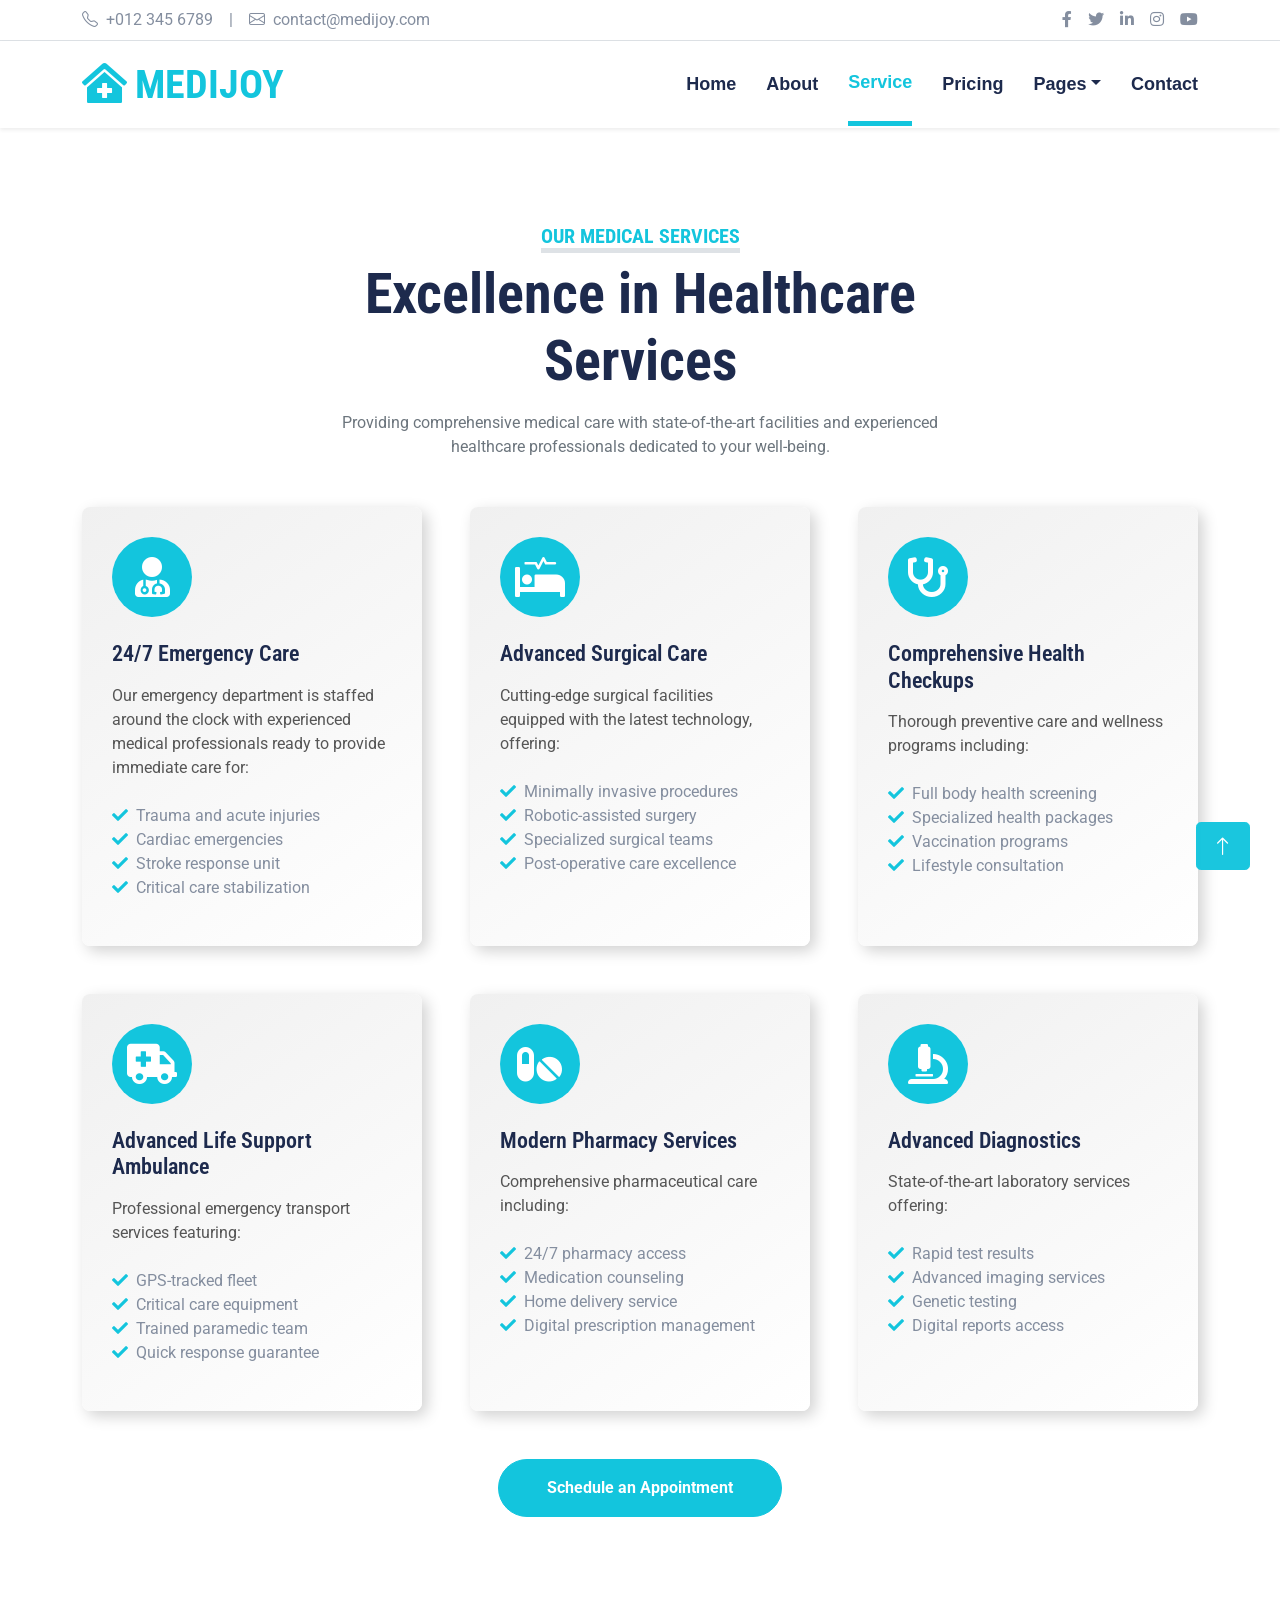
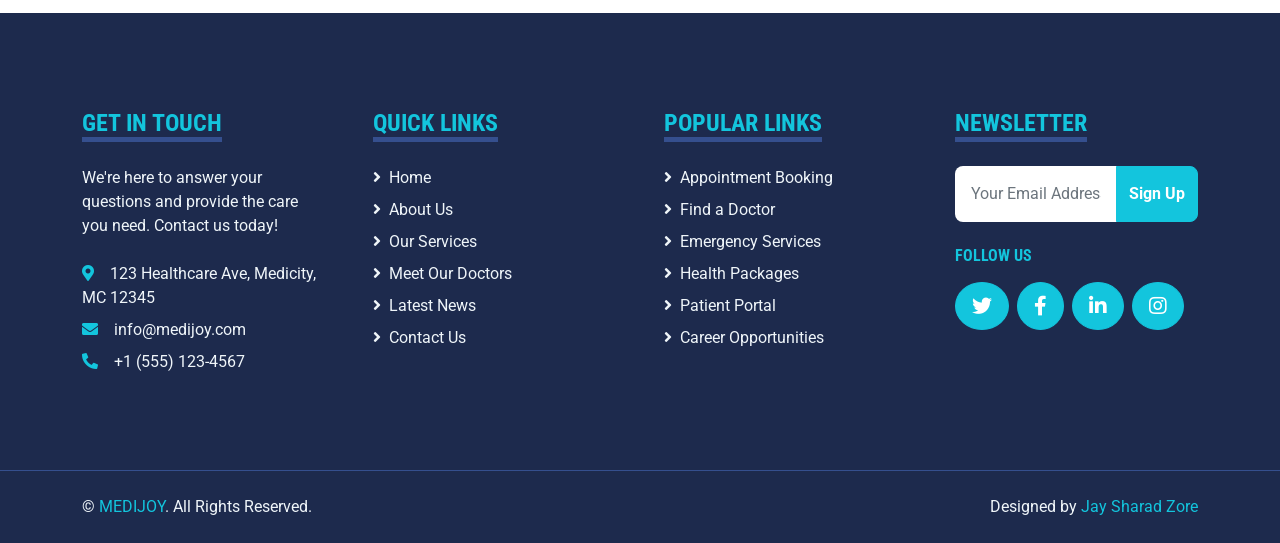
<file: service.html>
<!DOCTYPE html>
<html lang="en">

<head>
    <meta charset="utf-8">
    <title>MEDIJOY - Hospital Website Template</title>
    <meta content="width=device-width, initial-scale=1.0" name="viewport">
    <meta content="Free HTML Templates" name="keywords">
    <meta content="Free HTML Templates" name="description">

    <!-- Favicon -->
    <link href="img/favicon.ico" rel="icon">

    <!-- Google Web Fonts -->
    <link rel="preconnect" href="https://fonts.gstatic.com">
    <link href="https://fonts.googleapis.com/css2?family=Roboto+Condensed:wght@400;700&family=Roboto:wght@400;700&display=swap" rel="stylesheet">  

    <!-- Icon Font Stylesheet -->
    <link href="https://cdnjs.cloudflare.com/ajax/libs/font-awesome/5.15.0/css/all.min.css" rel="stylesheet">
    <link href="https://cdn.jsdelivr.net/npm/bootstrap-icons@1.4.1/font/bootstrap-icons.css" rel="stylesheet">

    <!-- Libraries Stylesheet -->
    <link href="lib/owlcarousel/assets/owl.carousel.min.css" rel="stylesheet">
    <link href="lib/tempusdominus/css/tempusdominus-bootstrap-4.min.css" rel="stylesheet" />

    <!-- Customized Bootstrap Stylesheet -->
    <link href="css/bootstrap.min.css" rel="stylesheet">

    <!-- Template Stylesheet -->
    <link href="css/style.css" rel="stylesheet">
</head>

<body>
    <!-- Topbar Start -->
    <div class="container-fluid py-2 border-bottom d-none d-lg-block">
        <div class="container">
            <div class="row">
                <div class="col-md-6 text-center text-lg-start mb-2 mb-lg-0">
                    <div class="d-inline-flex align-items-center">
                        <a class="text-decoration-none text-body pe-3" href=""><i class="bi bi-telephone me-2"></i>+012 345 6789</a>
                        <span class="text-body">|</span>
                        <a class="text-decoration-none text-body px-3" href=""><i class="bi bi-envelope me-2"></i>contact@medijoy.com</a>
                    </div>
                </div>
                <div class="col-md-6 text-center text-lg-end">
                    <div class="d-inline-flex align-items-center">
                        <a class="text-body px-2" href="https://facebook.com//">
                            <i class="fab fa-facebook-f"></i>
                        </a>
                        <a class="text-body px-2" href="https://twitter.com/">
                            <i class="fab fa-twitter"></i>
                        </a>
                        <a class="text-body px-2" href="https://linkedin.com//">
                            <i class="fab fa-linkedin-in"></i>
                        </a>
                        <a class="text-body px-2" href="https://instagram.com//">
                            <i class="fab fa-instagram"></i>
                        </a>
                        <a class="text-body ps-2" href="https://youtube.com//">
                            <i class="fab fa-youtube"></i>
                        </a>
                    </div>
                </div>
            </div>
        </div>
    </div>
    <!-- Topbar End -->


    <!-- Navbar Start -->
    <div class="container-fluid sticky-top bg-white shadow-sm mb-5">
        <div class="container">
            <nav class="navbar navbar-expand-lg bg-white navbar-light py-3 py-lg-0">
                <a href="index.html" class="navbar-brand">
                    <h1 class="m-0 text-uppercase text-primary"><i class="fa fa-clinic-medical me-2"></i>MediJoy</h1>
                </a>
                <button class="navbar-toggler" type="button" data-bs-toggle="collapse" data-bs-target="#navbarCollapse">
                    <span class="navbar-toggler-icon"></span>
                </button>
                <div class="collapse navbar-collapse" id="navbarCollapse">
                    <div class="navbar-nav ms-auto py-0">
                        <a href="index.html" class="nav-item nav-link">Home</a>
                        <a href="about.html" class="nav-item nav-link">About</a>
                        <a href="service.html" class="nav-item nav-link active">Service</a>
                        <a href="price.html" class="nav-item nav-link">Pricing</a>
                        <div class="nav-item dropdown">
                            <a href="#" class="nav-link dropdown-toggle" data-bs-toggle="dropdown">Pages</a>
                            <div class="dropdown-menu m-0">
                                <a href="blog.html" class="dropdown-item">Blog Grid</a>
                                <a href="detail.html" class="dropdown-item">Blog Detail</a>
                                <a href="team.html" class="dropdown-item">The Team</a>
                                <a href="testimonial.html" class="dropdown-item">Testimonial</a>
                                <a href="appointment.html" class="dropdown-item">Appointment</a>
                                <a href="search.html" class="dropdown-item">Search</a>
                            </div>
                        </div>
                        <a href="contact.html" class="nav-item nav-link">Contact</a>
                    </div>
                </div>
            </nav>
        </div>
    </div>
    <!-- Navbar End -->
    

    <!-- Services Start -->
    <div class="container-fluid py-5">
        <div class="container">
            <div class="text-center mx-auto mb-5" style="max-width: 600px;">
                <h5 class="d-inline-block text-primary text-uppercase border-bottom border-5">Our Medical Services</h5>
                <h1 class="display-4">Excellence in Healthcare Services</h1>
                <p class="text-muted mt-3">Providing comprehensive medical care with state-of-the-art facilities and experienced healthcare professionals dedicated to your well-being.</p>
            </div>
            <div class="row g-5">
                <div class="col-lg-4 col-md-6">
                    <div class="service-item rounded h-100">
                        <div class="service-icon mb-4">
                            <i class="fa fa-2x fa-user-md text-white"></i>
                        </div>
                        <h4 class="mb-3">24/7 Emergency Care</h4>
                        <p class="mb-4">Our emergency department is staffed around the clock with experienced medical professionals ready to provide immediate care for:</p>
                        <ul class="list-unstyled">
                            <li><i class="fa fa-check text-primary me-2"></i>Trauma and acute injuries</li>
                            <li><i class="fa fa-check text-primary me-2"></i>Cardiac emergencies</li>
                            <li><i class="fa fa-check text-primary me-2"></i>Stroke response unit</li>
                            <li><i class="fa fa-check text-primary me-2"></i>Critical care stabilization</li>
                        </ul>
                    </div>
                </div>
                <div class="col-lg-4 col-md-6">
                    <div class="service-item rounded h-100">
                        <div class="service-icon mb-4">
                            <i class="fa fa-2x fa-procedures text-white"></i>
                        </div>
                        <h4 class="mb-3">Advanced Surgical Care</h4>
                        <p class="mb-4">Cutting-edge surgical facilities equipped with the latest technology, offering:</p>
                        <ul class="list-unstyled">
                            <li><i class="fa fa-check text-primary me-2"></i>Minimally invasive procedures</li>
                            <li><i class="fa fa-check text-primary me-2"></i>Robotic-assisted surgery</li>
                            <li><i class="fa fa-check text-primary me-2"></i>Specialized surgical teams</li>
                            <li><i class="fa fa-check text-primary me-2"></i>Post-operative care excellence</li>
                        </ul>
                    </div>
                </div>
                <div class="col-lg-4 col-md-6">
                    <div class="service-item rounded h-100">
                        <div class="service-icon mb-4">
                            <i class="fa fa-2x fa-stethoscope text-white"></i>
                        </div>
                        <h4 class="mb-3">Comprehensive Health Checkups</h4>
                        <p class="mb-4">Thorough preventive care and wellness programs including:</p>
                        <ul class="list-unstyled">
                            <li><i class="fa fa-check text-primary me-2"></i>Full body health screening</li>
                            <li><i class="fa fa-check text-primary me-2"></i>Specialized health packages</li>
                            <li><i class="fa fa-check text-primary me-2"></i>Vaccination programs</li>
                            <li><i class="fa fa-check text-primary me-2"></i>Lifestyle consultation</li>
                        </ul>
                    </div>
                </div>
                <div class="col-lg-4 col-md-6">
                    <div class="service-item rounded h-100">
                        <div class="service-icon mb-4">
                            <i class="fa fa-2x fa-ambulance text-white"></i>
                        </div>
                        <h4 class="mb-3">Advanced Life Support Ambulance</h4>
                        <p class="mb-4">Professional emergency transport services featuring:</p>
                        <ul class="list-unstyled">
                            <li><i class="fa fa-check text-primary me-2"></i>GPS-tracked fleet</li>
                            <li><i class="fa fa-check text-primary me-2"></i>Critical care equipment</li>
                            <li><i class="fa fa-check text-primary me-2"></i>Trained paramedic team</li>
                            <li><i class="fa fa-check text-primary me-2"></i>Quick response guarantee</li>
                        </ul>
                    </div>
                </div>
                <div class="col-lg-4 col-md-6">
                    <div class="service-item rounded h-100">
                        <div class="service-icon mb-4">
                            <i class="fa fa-2x fa-pills text-white"></i>
                        </div>
                        <h4 class="mb-3">Modern Pharmacy Services</h4>
                        <p class="mb-4">Comprehensive pharmaceutical care including:</p>
                        <ul class="list-unstyled">
                            <li><i class="fa fa-check text-primary me-2"></i>24/7 pharmacy access</li>
                            <li><i class="fa fa-check text-primary me-2"></i>Medication counseling</li>
                            <li><i class="fa fa-check text-primary me-2"></i>Home delivery service</li>
                            <li><i class="fa fa-check text-primary me-2"></i>Digital prescription management</li>
                        </ul>
                    </div>
                </div>
                <div class="col-lg-4 col-md-6">
                    <div class="service-item rounded h-100">
                        <div class="service-icon mb-4">
                            <i class="fa fa-2x fa-microscope text-white"></i>
                        </div>
                        <h4 class="mb-3">Advanced Diagnostics</h4>
                        <p class="mb-4">State-of-the-art laboratory services offering:</p>
                        <ul class="list-unstyled">
                            <li><i class="fa fa-check text-primary me-2"></i>Rapid test results</li>
                            <li><i class="fa fa-check text-primary me-2"></i>Advanced imaging services</li>
                            <li><i class="fa fa-check text-primary me-2"></i>Genetic testing</li>
                            <li><i class="fa fa-check text-primary me-2"></i>Digital reports access</li>
                        </ul>
                    </div>
                </div>
            </div>
            <div class="text-center mt-5">
                <a href="appointment.html" class="btn btn-primary rounded-pill py-3 px-5">Schedule an Appointment</a>
            </div>
        </div>
    </div>
    <!-- Services End -->




 <!-- Footer Start -->
 <div class="container-fluid bg-dark text-light mt-5 py-5">
    <div class="container py-5">
        <div class="row g-5">
            <div class="col-lg-3 col-md-6">
                <h4 class="d-inline-block text-primary text-uppercase border-bottom border-5 border-secondary mb-4">Get In Touch</h4>
                <p class="mb-4">We're here to answer your questions and provide the care you need. Contact us today!</p>
                <p class="mb-2"><i class="fa fa-map-marker-alt text-primary me-3"></i>123 Healthcare Ave, Medicity, MC 12345</p>
                <p class="mb-2"><i class="fa fa-envelope text-primary me-3"></i>info@medijoy.com</p>
                <p class="mb-0"><i class="fa fa-phone-alt text-primary me-3"></i>+1 (555) 123-4567</p>
            </div>
            <div class="col-lg-3 col-md-6">
                <h4 class="d-inline-block text-primary text-uppercase border-bottom border-5 border-secondary mb-4">Quick Links</h4>
                <div class="d-flex flex-column justify-content-start">
                    <a class="text-light mb-2" href="#"><i class="fa fa-angle-right me-2"></i>Home</a>
                    <a class="text-light mb-2" href="#"><i class="fa fa-angle-right me-2"></i>About Us</a>
                    <a class="text-light mb-2" href="#"><i class="fa fa-angle-right me-2"></i>Our Services</a>
                    <a class="text-light mb-2" href="#"><i class="fa fa-angle-right me-2"></i>Meet Our Doctors</a>
                    <a class="text-light mb-2" href="#"><i class="fa fa-angle-right me-2"></i>Latest News</a>
                    <a class="text-light" href="#"><i class="fa fa-angle-right me-2"></i>Contact Us</a>
                </div>
            </div>
            <div class="col-lg-3 col-md-6">
                <h4 class="d-inline-block text-primary text-uppercase border-bottom border-5 border-secondary mb-4">Popular Links</h4>
                <div class="d-flex flex-column justify-content-start">
                    <a class="text-light mb-2" href="#"><i class="fa fa-angle-right me-2"></i>Appointment Booking</a>
                    <a class="text-light mb-2" href="#"><i class="fa fa-angle-right me-2"></i>Find a Doctor</a>
                    <a class="text-light mb-2" href="#"><i class="fa fa-angle-right me-2"></i>Emergency Services</a>
                    <a class="text-light mb-2" href="#"><i class="fa fa-angle-right me-2"></i>Health Packages</a>
                    <a class="text-light mb-2" href="#"><i class="fa fa-angle-right me-2"></i>Patient Portal</a>
                    <a class="text-light" href="#"><i class="fa fa-angle-right me-2"></i>Career Opportunities</a>
                </div>
            </div>
            <div class="col-lg-3 col-md-6">
                <h4 class="d-inline-block text-primary text-uppercase border-bottom border-5 border-secondary mb-4">Newsletter</h4>
                <form action="">
                    <div class="input-group">
                        <input type="text" class="form-control p-3 border-0" placeholder="Your Email Address">
                        <button class="btn btn-primary">Sign Up</button>
                    </div>
                </form>
                <h6 class="text-primary text-uppercase mt-4 mb-3">Follow Us</h6>
                <div class="d-flex">
                    <a class="btn btn-lg btn-primary btn-lg-square rounded-circle me-2" href="https://twitter.com//"><i class="fab fa-twitter"></i></a>
                    <a class="btn btn-lg btn-primary btn-lg-square rounded-circle me-2" href="https://facebook.com//"><i class="fab fa-facebook-f"></i></a>
                    <a class="btn btn-lg btn-primary btn-lg-square rounded-circle me-2" href="https://linkedin.com//"><i class="fab fa-linkedin-in"></i></a>
                    <a class="btn btn-lg btn-primary btn-lg-square rounded-circle" href="https://instagram.com//"><i class="fab fa-instagram"></i></a>
                </div>
            </div>
        </div>
    </div>
</div>
<div class="container-fluid bg-dark text-light border-top border-secondary py-4">
    <div class="container">
        <div class="row g-5">
            <div class="col-md-6 text-center text-md-start">
                <p class="mb-md-0">&copy; <a class="text-primary" href="#">MEDIJOY</a>. All Rights Reserved.</p>
            </div>
            <div class="col-md-6 text-center text-md-end">
                <p class="mb-0">Designed by <a class="text-primary" href="#">Jay Sharad Zore</a></p>
            </div>
        </div>
    </div>
</div>
<!-- Footer End -->


    <!-- Back to Top -->
    <a href="#" class="btn btn-lg btn-primary btn-lg-square back-to-top"><i class="bi bi-arrow-up"></i></a>


    <!-- JavaScript Libraries -->
    <script src="https://code.jquery.com/jquery-3.4.1.min.js"></script>
    <script src="https://cdn.jsdelivr.net/npm/bootstrap@5.0.0/dist/js/bootstrap.bundle.min.js"></script>
    <script src="lib/easing/easing.min.js"></script>
    <script src="lib/waypoints/waypoints.min.js"></script>
    <script src="lib/owlcarousel/owl.carousel.min.js"></script>
    <script src="lib/tempusdominus/js/moment.min.js"></script>
    <script src="lib/tempusdominus/js/moment-timezone.min.js"></script>
    <script src="lib/tempusdominus/js/tempusdominus-bootstrap-4.min.js"></script>

    <!-- Template Javascript -->
    <script src="js/main.js"></script>
</body>

</html>
</file>
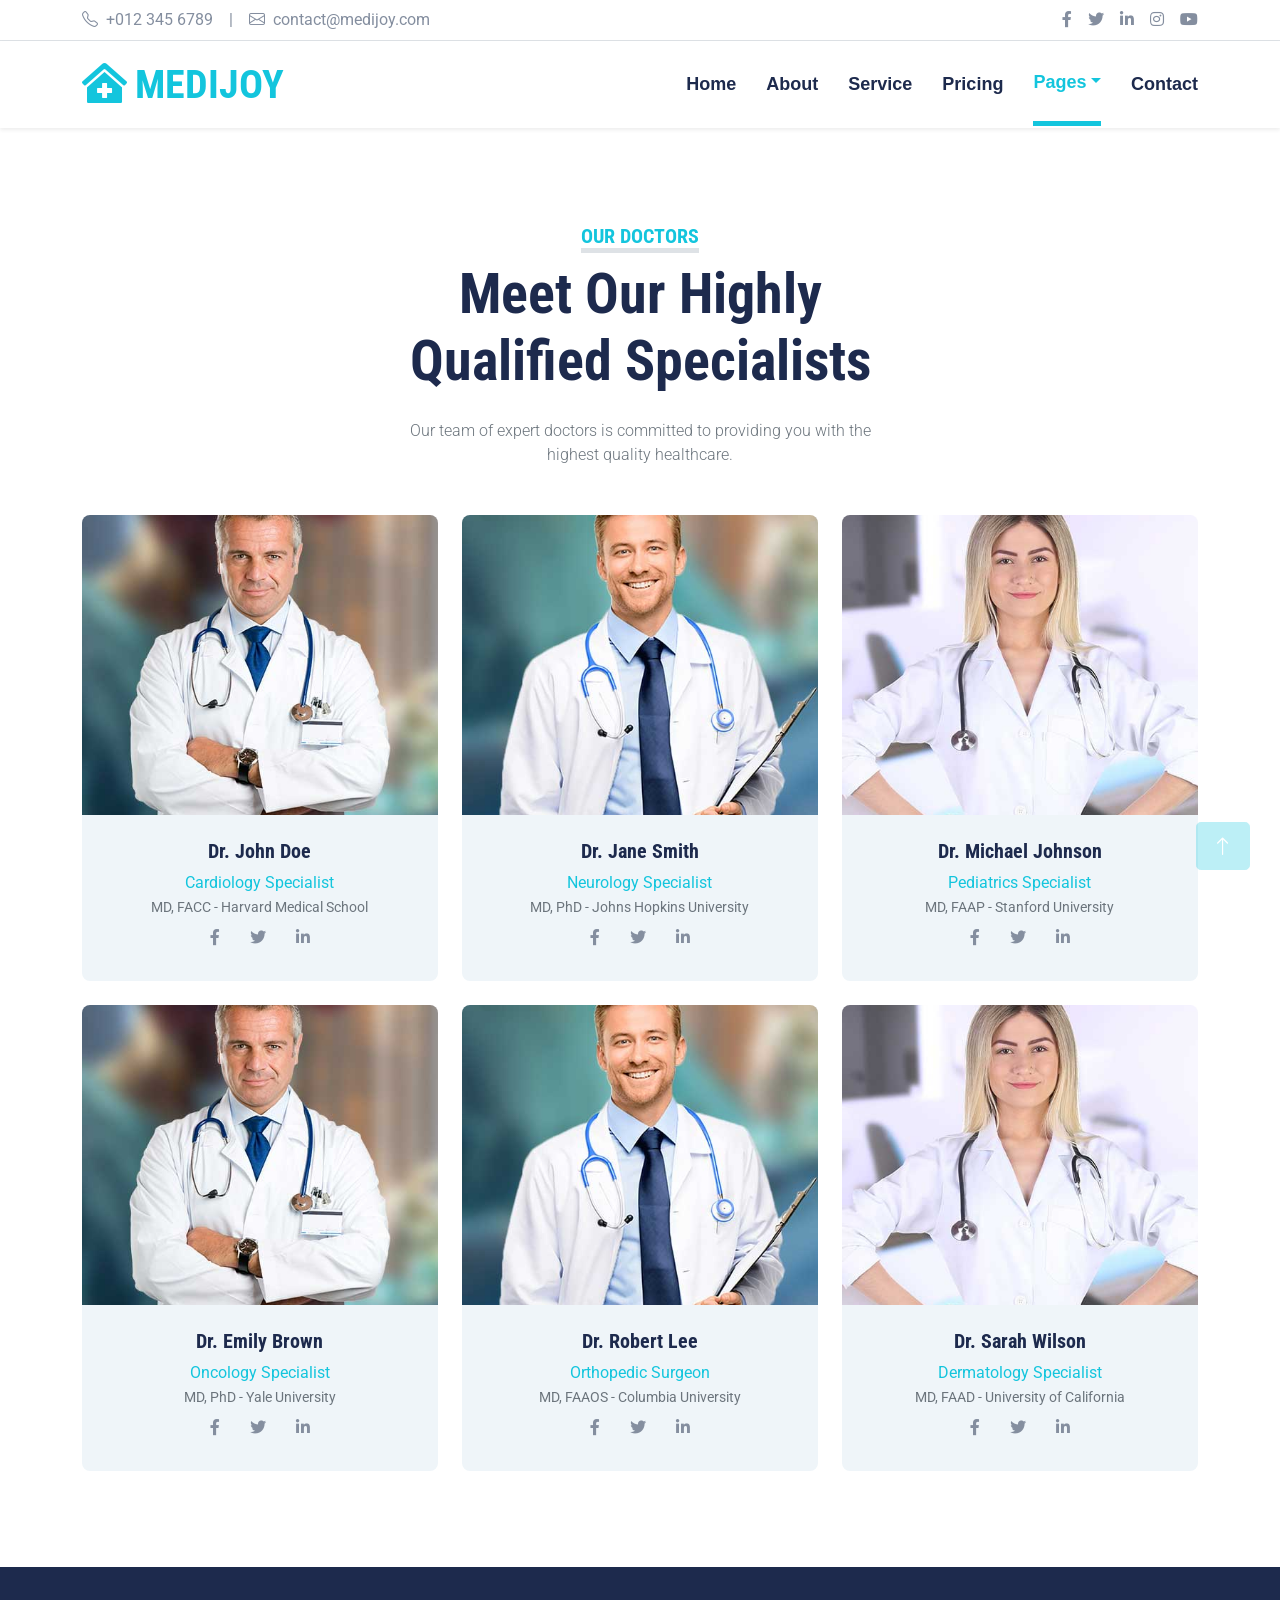
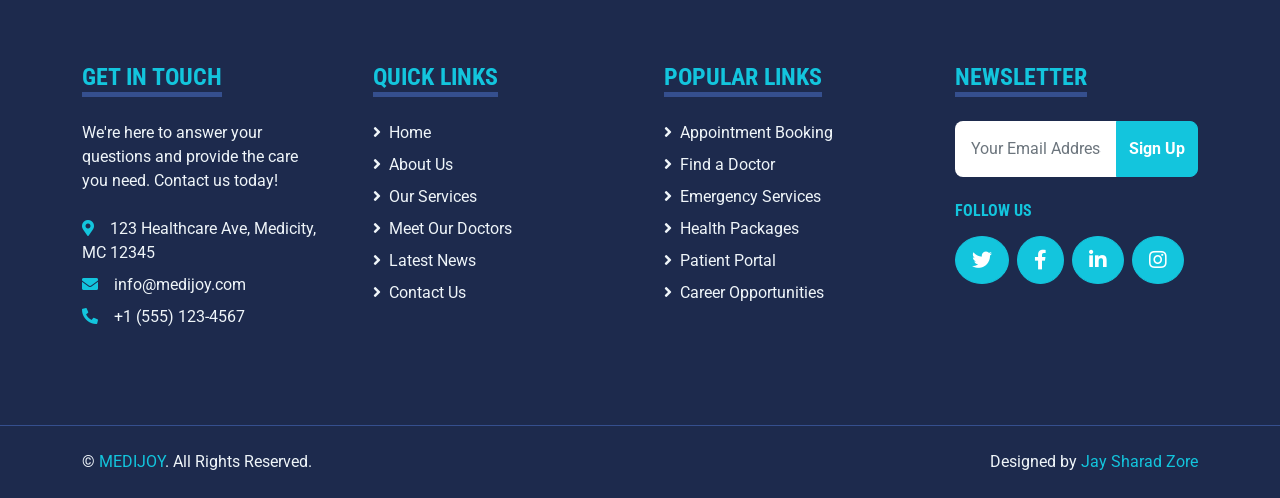
<file: team.html>
<!DOCTYPE html>
<html lang="en">

<head>
    <meta charset="utf-8">
    <title>MEDIJOY - Hospital Website Template</title>
    <meta content="width=device-width, initial-scale=1.0" name="viewport">
    <meta content="Free HTML Templates" name="keywords">
    <meta content="Free HTML Templates" name="description">

    <!-- Favicon -->
    <link href="img/favicon.ico" rel="icon">

    <!-- Google Web Fonts -->
    <link rel="preconnect" href="https://fonts.gstatic.com">
    <link href="https://fonts.googleapis.com/css2?family=Roboto+Condensed:wght@400;700&family=Roboto:wght@400;700&display=swap" rel="stylesheet">  

    <!-- Icon Font Stylesheet -->
    <link href="https://cdnjs.cloudflare.com/ajax/libs/font-awesome/5.15.0/css/all.min.css" rel="stylesheet">
    <link href="https://cdn.jsdelivr.net/npm/bootstrap-icons@1.4.1/font/bootstrap-icons.css" rel="stylesheet">

    <!-- Libraries Stylesheet -->
    <link href="lib/owlcarousel/assets/owl.carousel.min.css" rel="stylesheet">
    <link href="lib/tempusdominus/css/tempusdominus-bootstrap-4.min.css" rel="stylesheet" />

    <!-- Customized Bootstrap Stylesheet -->
    <link href="css/bootstrap.min.css" rel="stylesheet">

    <!-- Template Stylesheet -->
    <link href="css/style.css" rel="stylesheet">
</head>

<body>
    <!-- Topbar Start -->
    <div class="container-fluid py-2 border-bottom d-none d-lg-block">
        <div class="container">
            <div class="row">
                <div class="col-md-6 text-center text-lg-start mb-2 mb-lg-0">
                    <div class="d-inline-flex align-items-center">
                        <a class="text-decoration-none text-body pe-3" href=""><i class="bi bi-telephone me-2"></i>+012 345 6789</a>
                        <span class="text-body">|</span>
                        <a class="text-decoration-none text-body px-3" href=""><i class="bi bi-envelope me-2"></i>contact@medijoy.com</a>
                    </div>
                </div>
                <div class="col-md-6 text-center text-lg-end">
                    <div class="d-inline-flex align-items-center">
                        <a class="text-body px-2" href="https://facebook.com/freewebsitecode/">
                            <i class="fab fa-facebook-f"></i>
                        </a>
                        <a class="text-body px-2" href="https://freewebsitecode.com/">
                            <i class="fab fa-twitter"></i>
                        </a>
                        <a class="text-body px-2" href="https://freewebsitecode.com/">
                            <i class="fab fa-linkedin-in"></i>
                        </a>
                        <a class="text-body px-2" href="https://freewebsitecode.com/">
                            <i class="fab fa-instagram"></i>
                        </a>
                        <a class="text-body ps-2" href="https://youtube.com/freewebsitecode/">
                            <i class="fab fa-youtube"></i>
                        </a>
                    </div>
                </div>
            </div>
        </div>
    </div>
    <!-- Topbar End -->


    <!-- Navbar Start -->
    <div class="container-fluid sticky-top bg-white shadow-sm mb-5">
        <div class="container">
            <nav class="navbar navbar-expand-lg bg-white navbar-light py-3 py-lg-0">
                <a href="index.html" class="navbar-brand">
                    <h1 class="m-0 text-uppercase text-primary"><i class="fa fa-clinic-medical me-2"></i>MediJoy</h1>
                </a>
                <button class="navbar-toggler" type="button" data-bs-toggle="collapse" data-bs-target="#navbarCollapse">
                    <span class="navbar-toggler-icon"></span>
                </button>
                <div class="collapse navbar-collapse" id="navbarCollapse">
                    <div class="navbar-nav ms-auto py-0">
                        <a href="index.html" class="nav-item nav-link">Home</a>
                        <a href="about.html" class="nav-item nav-link">About</a>
                        <a href="service.html" class="nav-item nav-link">Service</a>
                        <a href="price.html" class="nav-item nav-link">Pricing</a>
                        <div class="nav-item dropdown">
                            <a href="#" class="nav-link dropdown-toggle active" data-bs-toggle="dropdown">Pages</a>
                            <div class="dropdown-menu m-0">
                                <a href="blog.html" class="dropdown-item">Blog Grid</a>
                                <a href="detail.html" class="dropdown-item">Blog Detail</a>
                                <a href="team.html" class="dropdown-item active">The Team</a>
                                <a href="testimonial.html" class="dropdown-item">Testimonial</a>
                                <a href="appointment.html" class="dropdown-item">Appointment</a>
                                <a href="search.html" class="dropdown-item">Search</a>
                            </div>
                        </div>
                        <a href="contact.html" class="nav-item nav-link">Contact</a>
                    </div>
                </div>
            </nav>
        </div>
    </div>
    <!-- Navbar End -->


    <!-- Team Start -->
    <div class="container-fluid py-5">
        <div class="container">
            <div class="text-center mx-auto mb-5" style="max-width: 500px;">
                <h5 class="d-inline-block text-primary text-uppercase border-bottom border-5">Our Doctors</h5>
                <h1 class="display-4 mb-4">Meet Our Highly Qualified Specialists</h1>
                <p class="fw-light text-muted">Our team of expert doctors is committed to providing you with the highest quality healthcare.</p>
            </div>
            <div class="row g-4">
                <div class="col-lg-4 col-md-6 wow fadeInUp" data-wow-delay="0.1s">
                    <div class="team-item position-relative rounded overflow-hidden">
                        <div class="overflow-hidden">
                            <img class="img-fluid" src="img/team-1.jpg" alt="" style="width: 100%; height: 300px; object-fit: cover;">
                        </div>
                        <div class="team-text bg-light text-center p-4">
                            <h5>Dr. John Doe</h5>
                            <p class="text-primary mb-0">Cardiology Specialist</p>
                            <small class="text-muted">MD, FACC - Harvard Medical School</small>
                            <div class="team-social text-center">
                                <a class="btn btn-square" href="https://www.facebook.com/"><i class="fab fa-facebook-f"></i></a>
                                <a class="btn btn-square" href="https://twitter.com/"><i class="fab fa-twitter"></i></a>
                                <a class="btn btn-square" href="https://www.linkedin.com/"><i class="fab fa-linkedin-in"></i></a>
                            </div>
                        </div>
                    </div>
                </div>
                <div class="col-lg-4 col-md-6 wow fadeInUp" data-wow-delay="0.3s">
                    <div class="team-item position-relative rounded overflow-hidden">
                        <div class="overflow-hidden">
                            <img class="img-fluid" src="img/team-2.jpg" alt="" style="width: 100%; height: 300px; object-fit: cover;">
                        </div>
                        <div class="team-text bg-light text-center p-4">
                            <h5>Dr. Jane Smith</h5>
                            <p class="text-primary mb-0">Neurology Specialist</p>
                            <small class="text-muted">MD, PhD - Johns Hopkins University</small>
                            <div class="team-social text-center">
                                <a class="btn btn-square" href="https://www.facebook.com/"><i class="fab fa-facebook-f"></i></a>
                                <a class="btn btn-square" href="https://twitter.com/"><i class="fab fa-twitter"></i></a>
                                <a class="btn btn-square" href="https://www.linkedin.com/"><i class="fab fa-linkedin-in"></i></a>
                            </div>
                        </div>
                    </div>
                </div>
                <div class="col-lg-4 col-md-6 wow fadeInUp" data-wow-delay="0.5s">
                    <div class="team-item position-relative rounded overflow-hidden">
                        <div class="overflow-hidden">
                            <img class="img-fluid" src="img/team-3.jpg" alt="" style="width: 100%; height: 300px; object-fit: cover;">
                        </div>
                        <div class="team-text bg-light text-center p-4">
                            <h5>Dr. Michael Johnson</h5>
                            <p class="text-primary mb-0">Pediatrics Specialist</p>
                            <small class="text-muted">MD, FAAP - Stanford University</small>
                            <div class="team-social text-center">
                                <a class="btn btn-square" href="https://www.facebook.com/"><i class="fab fa-facebook-f"></i></a>
                                <a class="btn btn-square" href="https://twitter.com/"><i class="fab fa-twitter"></i></a>
                                <a class="btn btn-square" href="https://www.linkedin.com/"><i class="fab fa-linkedin-in"></i></a>
                            </div>
                        </div>
                    </div>
                </div>
                <div class="col-lg-4 col-md-6 wow fadeInUp" data-wow-delay="0.1s">
                    <div class="team-item position-relative rounded overflow-hidden">
                        <div class="overflow-hidden">
                            <img class="img-fluid" src="img/team-1.jpg" alt="" style="width: 100%; height: 300px; object-fit: cover;">
                        </div>
                        <div class="team-text bg-light text-center p-4">
                            <h5>Dr. Emily Brown</h5>
                            <p class="text-primary mb-0">Oncology Specialist</p>
                            <small class="text-muted">MD, PhD - Yale University</small>
                            <div class="team-social text-center">
                                <a class="btn btn-square" href="https://www.facebook.com/"><i class="fab fa-facebook-f"></i></a>
                                <a class="btn btn-square" href="https://twitter.com/"><i class="fab fa-twitter"></i></a>
                                <a class="btn btn-square" href="https://www.linkedin.com/"><i class="fab fa-linkedin-in"></i></a>
                            </div>
                        </div>
                    </div>
                </div>
                <div class="col-lg-4 col-md-6 wow fadeInUp" data-wow-delay="0.3s">
                    <div class="team-item position-relative rounded overflow-hidden">
                        <div class="overflow-hidden">
                            <img class="img-fluid" src="img/team-2.jpg" alt="" style="width: 100%; height: 300px; object-fit: cover;">
                        </div>
                        <div class="team-text bg-light text-center p-4">
                            <h5>Dr. Robert Lee</h5>
                            <p class="text-primary mb-0">Orthopedic Surgeon</p>
                            <small class="text-muted">MD, FAAOS - Columbia University</small>
                            <div class="team-social text-center">
                                <a class="btn btn-square" href="https://www.facebook.com/"><i class="fab fa-facebook-f"></i></a>
                                <a class="btn btn-square" href="https://twitter.com/"><i class="fab fa-twitter"></i></a>
                                <a class="btn btn-square" href="https://www.linkedin.com/"><i class="fab fa-linkedin-in"></i></a>
                            </div>
                        </div>
                    </div>
                </div>
                <div class="col-lg-4 col-md-6 wow fadeInUp" data-wow-delay="0.5s">
                    <div class="team-item position-relative rounded overflow-hidden">
                        <div class="overflow-hidden">
                            <img class="img-fluid" src="img/team-3.jpg" alt="" style="width: 100%; height: 300px; object-fit: cover;">
                        </div>
                        <div class="team-text bg-light text-center p-4">
                            <h5>Dr. Sarah Wilson</h5>
                            <p class="text-primary mb-0">Dermatology Specialist</p>
                            <small class="text-muted">MD, FAAD - University of California</small>
                            <div class="team-social text-center">
                                <a class="btn btn-square" href="https://www.facebook.com/"><i class="fab fa-facebook-f"></i></a>
                                <a class="btn btn-square" href="https://twitter.com/"><i class="fab fa-twitter"></i></a>
                                <a class="btn btn-square" href="https://www.linkedin.com/"><i class="fab fa-linkedin-in"></i></a>
                            </div>
                        </div>
                    </div>
                </div>
            </div>
        </div>
    </div>
    <!-- Team End -->


 <!-- Footer Start -->
 <div class="container-fluid bg-dark text-light mt-5 py-5">
    <div class="container py-5">
        <div class="row g-5">
            <div class="col-lg-3 col-md-6">
                <h4 class="d-inline-block text-primary text-uppercase border-bottom border-5 border-secondary mb-4">Get In Touch</h4>
                <p class="mb-4">We're here to answer your questions and provide the care you need. Contact us today!</p>
                <p class="mb-2"><i class="fa fa-map-marker-alt text-primary me-3"></i>123 Healthcare Ave, Medicity, MC 12345</p>
                <p class="mb-2"><i class="fa fa-envelope text-primary me-3"></i>info@medijoy.com</p>
                <p class="mb-0"><i class="fa fa-phone-alt text-primary me-3"></i>+1 (555) 123-4567</p>
            </div>
            <div class="col-lg-3 col-md-6">
                <h4 class="d-inline-block text-primary text-uppercase border-bottom border-5 border-secondary mb-4">Quick Links</h4>
                <div class="d-flex flex-column justify-content-start">
                    <a class="text-light mb-2" href="#"><i class="fa fa-angle-right me-2"></i>Home</a>
                    <a class="text-light mb-2" href="#"><i class="fa fa-angle-right me-2"></i>About Us</a>
                    <a class="text-light mb-2" href="#"><i class="fa fa-angle-right me-2"></i>Our Services</a>
                    <a class="text-light mb-2" href="#"><i class="fa fa-angle-right me-2"></i>Meet Our Doctors</a>
                    <a class="text-light mb-2" href="#"><i class="fa fa-angle-right me-2"></i>Latest News</a>
                    <a class="text-light" href="#"><i class="fa fa-angle-right me-2"></i>Contact Us</a>
                </div>
            </div>
            <div class="col-lg-3 col-md-6">
                <h4 class="d-inline-block text-primary text-uppercase border-bottom border-5 border-secondary mb-4">Popular Links</h4>
                <div class="d-flex flex-column justify-content-start">
                    <a class="text-light mb-2" href="#"><i class="fa fa-angle-right me-2"></i>Appointment Booking</a>
                    <a class="text-light mb-2" href="#"><i class="fa fa-angle-right me-2"></i>Find a Doctor</a>
                    <a class="text-light mb-2" href="#"><i class="fa fa-angle-right me-2"></i>Emergency Services</a>
                    <a class="text-light mb-2" href="#"><i class="fa fa-angle-right me-2"></i>Health Packages</a>
                    <a class="text-light mb-2" href="#"><i class="fa fa-angle-right me-2"></i>Patient Portal</a>
                    <a class="text-light" href="#"><i class="fa fa-angle-right me-2"></i>Career Opportunities</a>
                </div>
            </div>
            <div class="col-lg-3 col-md-6">
                <h4 class="d-inline-block text-primary text-uppercase border-bottom border-5 border-secondary mb-4">Newsletter</h4>
                <form action="">
                    <div class="input-group">
                        <input type="text" class="form-control p-3 border-0" placeholder="Your Email Address">
                        <button class="btn btn-primary">Sign Up</button>
                    </div>
                </form>
                <h6 class="text-primary text-uppercase mt-4 mb-3">Follow Us</h6>
                <div class="d-flex">
                    <a class="btn btn-lg btn-primary btn-lg-square rounded-circle me-2" href="https://twitter.com//"><i class="fab fa-twitter"></i></a>
                    <a class="btn btn-lg btn-primary btn-lg-square rounded-circle me-2" href="https://facebook.com//"><i class="fab fa-facebook-f"></i></a>
                    <a class="btn btn-lg btn-primary btn-lg-square rounded-circle me-2" href="https://linkedin.com//"><i class="fab fa-linkedin-in"></i></a>
                    <a class="btn btn-lg btn-primary btn-lg-square rounded-circle" href="https://instagram.com//"><i class="fab fa-instagram"></i></a>
                </div>
            </div>
        </div>
    </div>
</div>
<div class="container-fluid bg-dark text-light border-top border-secondary py-4">
    <div class="container">
        <div class="row g-5">
            <div class="col-md-6 text-center text-md-start">
                <p class="mb-md-0">&copy; <a class="text-primary" href="#">MEDIJOY</a>. All Rights Reserved.</p>
            </div>
            <div class="col-md-6 text-center text-md-end">
                <p class="mb-0">Designed by <a class="text-primary" href="#">Jay Sharad Zore</a></p>
            </div>
        </div>
    </div>
</div>
<!-- Footer End -->


    <!-- Back to Top -->
    <a href="#" class="btn btn-lg btn-primary btn-lg-square back-to-top"><i class="bi bi-arrow-up"></i></a>


    <!-- JavaScript Libraries -->
    <script src="https://code.jquery.com/jquery-3.4.1.min.js"></script>
    <script src="https://cdn.jsdelivr.net/npm/bootstrap@5.0.0/dist/js/bootstrap.bundle.min.js"></script>
    <script src="lib/easing/easing.min.js"></script>
    <script src="lib/waypoints/waypoints.min.js"></script>
    <script src="lib/owlcarousel/owl.carousel.min.js"></script>
    <script src="lib/tempusdominus/js/moment.min.js"></script>
    <script src="lib/tempusdominus/js/moment-timezone.min.js"></script>
    <script src="lib/tempusdominus/js/tempusdominus-bootstrap-4.min.js"></script>

    <!-- Template Javascript -->
    <script src="js/main.js"></script>
</body>

</html>
</file>
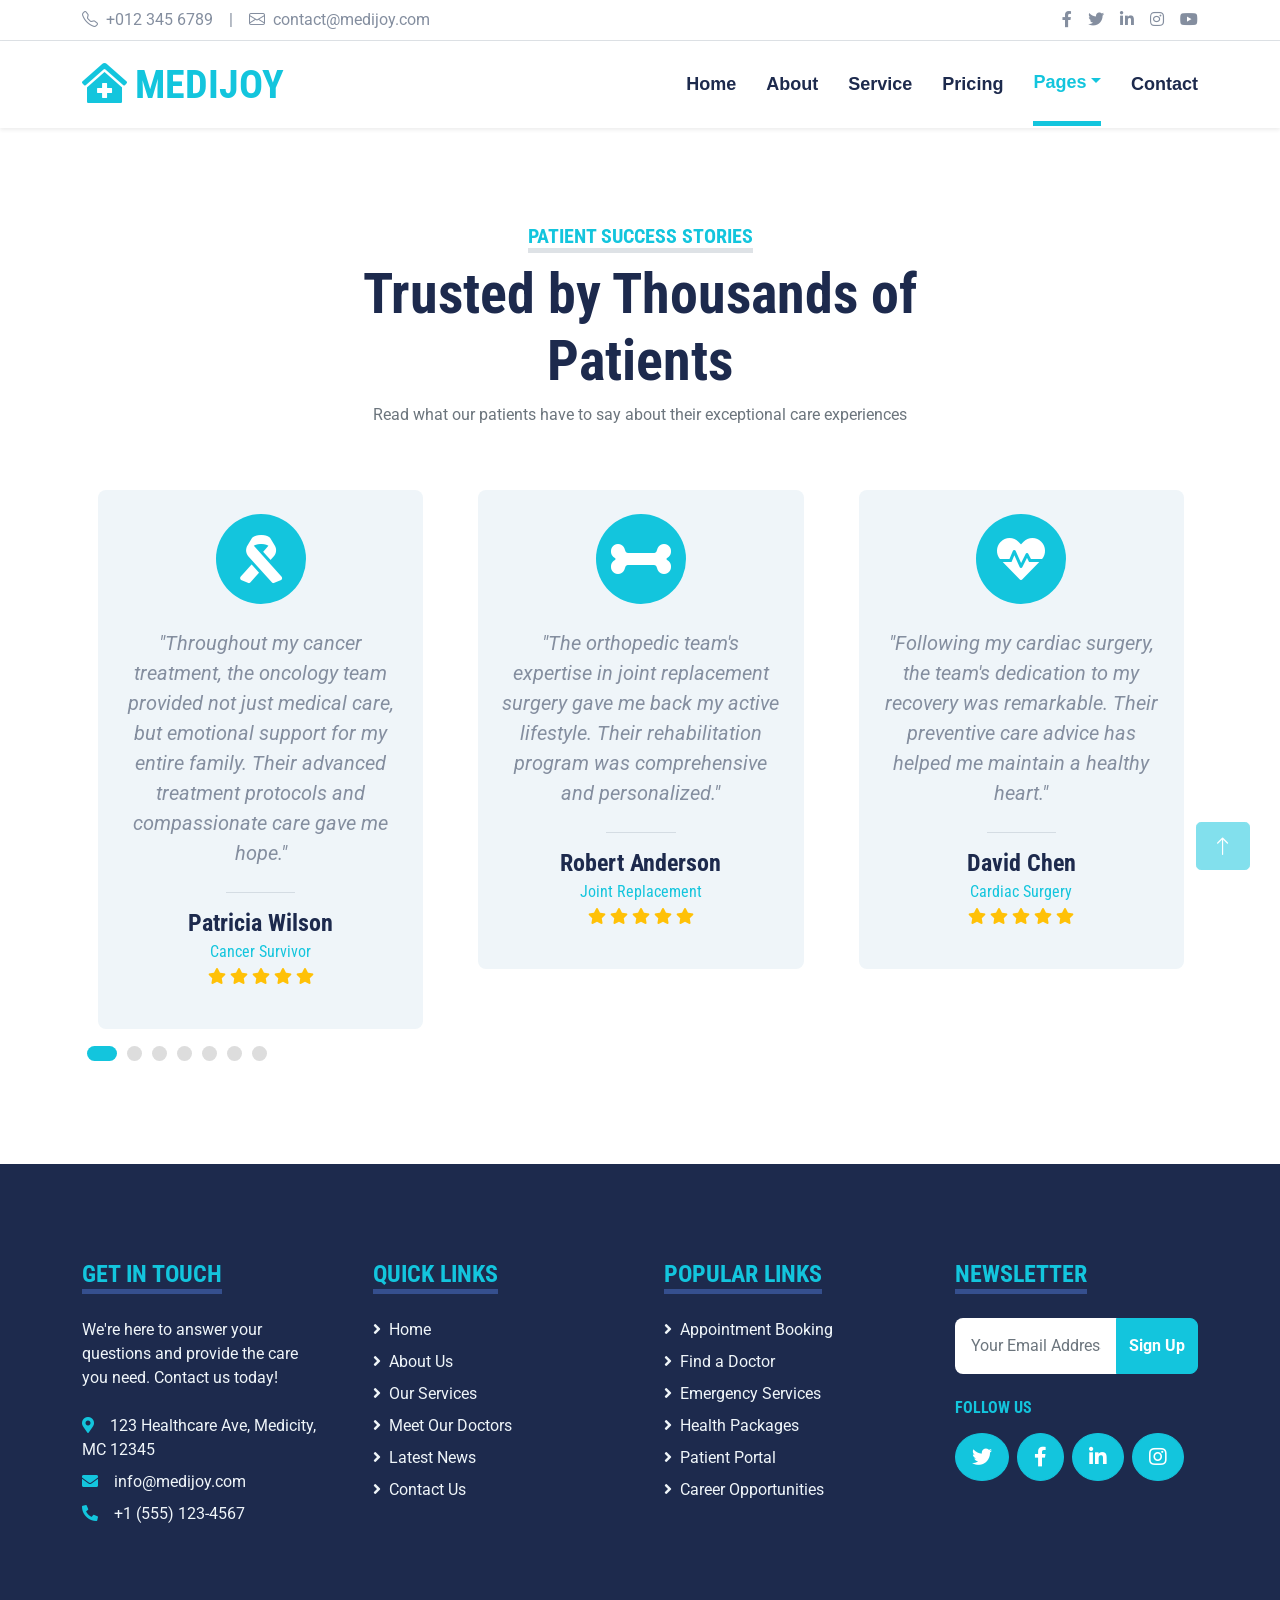
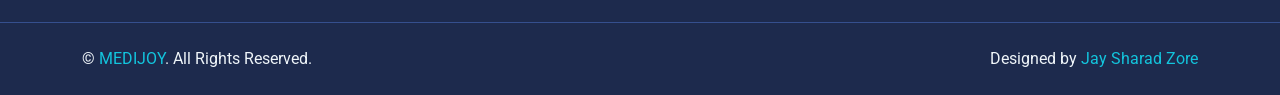
<file: testimonial.html>
<!DOCTYPE html>
<html lang="en">

<head>
    <meta charset="utf-8">
    <title>MEDIJOY - Hospital Website Template</title>
    <meta content="width=device-width, initial-scale=1.0" name="viewport">
    <meta content="Free HTML Templates" name="keywords">
    <meta content="Free HTML Templates" name="description">

    <!-- Favicon -->
    <link href="img/favicon.ico" rel="icon">

    <!-- Google Web Fonts -->
    <link rel="preconnect" href="https://fonts.gstatic.com">
    <link href="https://fonts.googleapis.com/css2?family=Roboto+Condensed:wght@400;700&family=Roboto:wght@400;700&display=swap" rel="stylesheet">  

    <!-- Icon Font Stylesheet -->
    <link href="https://cdnjs.cloudflare.com/ajax/libs/font-awesome/5.15.0/css/all.min.css" rel="stylesheet">
    <link href="https://cdn.jsdelivr.net/npm/bootstrap-icons@1.4.1/font/bootstrap-icons.css" rel="stylesheet">

    <!-- Libraries Stylesheet -->
    <link href="lib/owlcarousel/assets/owl.carousel.min.css" rel="stylesheet">
    <link href="lib/tempusdominus/css/tempusdominus-bootstrap-4.min.css" rel="stylesheet" />

    <!-- Customized Bootstrap Stylesheet -->
    <link href="css/bootstrap.min.css" rel="stylesheet">

    <!-- Template Stylesheet -->
    <link href="css/style.css" rel="stylesheet">
</head>

<body>
    <!-- Topbar Start -->
    <div class="container-fluid py-2 border-bottom d-none d-lg-block">
        <div class="container">
            <div class="row">
                <div class="col-md-6 text-center text-lg-start mb-2 mb-lg-0">
                    <div class="d-inline-flex align-items-center">
                        <a class="text-decoration-none text-body pe-3" href=""><i class="bi bi-telephone me-2"></i>+012 345 6789</a>
                        <span class="text-body">|</span>
                        <a class="text-decoration-none text-body px-3" href=""><i class="bi bi-envelope me-2"></i>contact@medijoy.com</a>
                    </div>
                </div>
                <div class="col-md-6 text-center text-lg-end">
                    <div class="d-inline-flex align-items-center">
                        <a class="text-body px-2" href="https://facebook.com/freewebsitecode/">
                            <i class="fab fa-facebook-f"></i>
                        </a>
                        <a class="text-body px-2" href="https://freewebsitecode.com/">
                            <i class="fab fa-twitter"></i>
                        </a>
                        <a class="text-body px-2" href="https://freewebsitecode.com/">
                            <i class="fab fa-linkedin-in"></i>
                        </a>
                        <a class="text-body px-2" href="https://freewebsitecode.com/">
                            <i class="fab fa-instagram"></i>
                        </a>
                        <a class="text-body ps-2" href="https://youtube.com/freewebsitecode/">
                            <i class="fab fa-youtube"></i>
                        </a>
                    </div>
                </div>
            </div>
        </div>
    </div>
    <!-- Topbar End -->


    <!-- Navbar Start -->
    <div class="container-fluid sticky-top bg-white shadow-sm mb-5">
        <div class="container">
            <nav class="navbar navbar-expand-lg bg-white navbar-light py-3 py-lg-0">
                <a href="index.html" class="navbar-brand">
                    <h1 class="m-0 text-uppercase text-primary"><i class="fa fa-clinic-medical me-2"></i>MediJoy</h1>
                </a>
                <button class="navbar-toggler" type="button" data-bs-toggle="collapse" data-bs-target="#navbarCollapse">
                    <span class="navbar-toggler-icon"></span>
                </button>
                <div class="collapse navbar-collapse" id="navbarCollapse">
                    <div class="navbar-nav ms-auto py-0">
                        <a href="index.html" class="nav-item nav-link">Home</a>
                        <a href="about.html" class="nav-item nav-link">About</a>
                        <a href="service.html" class="nav-item nav-link">Service</a>
                        <a href="price.html" class="nav-item nav-link">Pricing</a>
                        <div class="nav-item dropdown">
                            <a href="#" class="nav-link dropdown-toggle active" data-bs-toggle="dropdown">Pages</a>
                            <div class="dropdown-menu m-0">
                                <a href="blog.html" class="dropdown-item">Blog Grid</a>
                                <a href="detail.html" class="dropdown-item">Blog Detail</a>
                                <a href="team.html" class="dropdown-item">The Team</a>
                                <a href="testimonial.html" class="dropdown-item active">Testimonial</a>
                                <a href="appointment.html" class="dropdown-item">Appointment</a>
                                <a href="search.html" class="dropdown-item">Search</a>
                            </div>
                        </div>
                        <a href="contact.html" class="nav-item nav-link">Contact</a>
                    </div>
                </div>
            </nav>
        </div>
    </div>
    <!-- Navbar End -->


    <!-- Testimonial Start -->
    <div class="container-fluid py-5">
        <div class="container">
            <div class="text-center mx-auto mb-5" style="max-width: 600px;">
                <h5 class="d-inline-block text-primary text-uppercase border-bottom border-5">Patient Success Stories</h5>
                <h1 class="display-4">Trusted by Thousands of Patients</h1>
                <p class="text-muted">Read what our patients have to say about their exceptional care experiences</p>
            </div>
            <div class="owl-carousel testimonial-carousel">
                <!-- Orthopedic Testimonial -->
                <div class="testimonial-item text-center bg-light rounded p-4">
                    <div class="position-relative mb-4">
                        <div class="testimonial-icon bg-primary text-white rounded-circle">
                            <i class="fas fa-bone fa-3x p-4"></i>
                        </div>
                    </div>
                    <div class="testimonial-content">
                        <p class="fs-5 fst-italic mb-4">"The orthopedic team's expertise in joint replacement surgery gave me back my active lifestyle. Their rehabilitation program was comprehensive and personalized."</p>
                        <hr class="w-25 mx-auto">
                        <h4 class="mb-1">Robert Anderson</h4>
                        <h6 class="fw-normal text-primary mb-1">Joint Replacement</h6>
                        <div class="text-warning mb-3">
                            <i class="fas fa-star"></i>
                            <i class="fas fa-star"></i>
                            <i class="fas fa-star"></i>
                            <i class="fas fa-star"></i>
                            <i class="fas fa-star"></i>
                        </div>
                    </div>
                </div>

                <!-- Cardiac Testimonial -->
                <div class="testimonial-item text-center bg-light rounded p-4">
                    <div class="position-relative mb-4">
                        <div class="testimonial-icon bg-primary text-white rounded-circle">
                            <i class="fas fa-heartbeat fa-3x p-4"></i>
                        </div>
                    </div>
                    <div class="testimonial-content">
                        <p class="fs-5 fst-italic mb-4">"Following my cardiac surgery, the team's dedication to my recovery was remarkable. Their preventive care advice has helped me maintain a healthy heart."</p>
                        <hr class="w-25 mx-auto">
                        <h4 class="mb-1">David Chen</h4>
                        <h6 class="fw-normal text-primary mb-1">Cardiac Surgery</h6>
                        <div class="text-warning mb-3">
                            <i class="fas fa-star"></i>
                            <i class="fas fa-star"></i>
                            <i class="fas fa-star"></i>
                            <i class="fas fa-star"></i>
                            <i class="fas fa-star"></i>
                        </div>
                    </div>
                </div>

                <!-- Neurology Testimonial -->
                <div class="testimonial-item text-center bg-light rounded p-4">
                    <div class="position-relative mb-4">
                        <div class="testimonial-icon bg-primary text-white rounded-circle">
                            <i class="fas fa-brain fa-3x p-4"></i>
                        </div>
                    </div>
                    <div class="testimonial-content">
                        <p class="fs-5 fst-italic mb-4">"The neurological team's expertise in treating my migraines was life-changing. Their holistic approach and ongoing support have made a real difference."</p>
                        <hr class="w-25 mx-auto">
                        <h4 class="mb-1">Sarah Mitchell</h4>
                        <h6 class="fw-normal text-primary mb-1">Neurology Patient</h6>
                        <div class="text-warning mb-3">
                            <i class="fas fa-star"></i>
                            <i class="fas fa-star"></i>
                            <i class="fas fa-star"></i>
                            <i class="fas fa-star"></i>
                            <i class="fas fa-star"></i>
                        </div>
                    </div>
                </div>

                <!-- Pediatric Testimonial -->
                <div class="testimonial-item text-center bg-light rounded p-4">
                    <div class="position-relative mb-4">
                        <div class="testimonial-icon bg-primary text-white rounded-circle">
                            <i class="fas fa-child fa-3x p-4"></i>
                        </div>
                    </div>
                    <div class="testimonial-content">
                        <p class="fs-5 fst-italic mb-4">"The pediatric department's gentle approach with my son made his hospital stay much less stressful. Their child-friendly environment and caring staff are exceptional."</p>
                        <hr class="w-25 mx-auto">
                        <h4 class="mb-1">Emily Thompson</h4>
                        <h6 class="fw-normal text-primary mb-1">Parent of Patient</h6>
                        <div class="text-warning mb-3">
                            <i class="fas fa-star"></i>
                            <i class="fas fa-star"></i>
                            <i class="fas fa-star"></i>
                            <i class="fas fa-star"></i>
                            <i class="fas fa-star"></i>
                        </div>
                    </div>
                </div>

                <!-- Dental Testimonial -->
                <div class="testimonial-item text-center bg-light rounded p-4">
                    <div class="position-relative mb-4">
                        <div class="testimonial-icon bg-primary text-white rounded-circle">
                            <i class="fas fa-tooth fa-3x p-4"></i>
                        </div>
                    </div>
                    <div class="testimonial-content">
                        <p class="fs-5 fst-italic mb-4">"The dental team's expertise in cosmetic dentistry has given me newfound confidence. Their pain-free approach and attention to detail were outstanding."</p>
                        <hr class="w-25 mx-auto">
                        <h4 class="mb-1">Michael Brooks</h4>
                        <h6 class="fw-normal text-primary mb-1">Dental Patient</h6>
                        <div class="text-warning mb-3">
                            <i class="fas fa-star"></i>
                            <i class="fas fa-star"></i>
                            <i class="fas fa-star"></i>
                            <i class="fas fa-star"></i>
                            <i class="fas fa-star"></i>
                        </div>
                    </div>
                </div>

                <!-- Physical Therapy Testimonial -->
                <div class="testimonial-item text-center bg-light rounded p-4">
                    <div class="position-relative mb-4">
                        <div class="testimonial-icon bg-primary text-white rounded-circle">
                            <i class="fas fa-walking fa-3x p-4"></i>
                        </div>
                    </div>
                    <div class="testimonial-content">
                        <p class="fs-5 fst-italic mb-4">"The physical therapy team helped me recover from a sports injury with their expert guidance. Their motivational approach kept me focused on my recovery goals."</p>
                        <hr class="w-25 mx-auto">
                        <h4 class="mb-1">Jessica Martinez</h4>
                        <h6 class="fw-normal text-primary mb-1">Sports Injury Patient</h6>
                        <div class="text-warning mb-3">
                            <i class="fas fa-star"></i>
                            <i class="fas fa-star"></i>
                            <i class="fas fa-star"></i>
                            <i class="fas fa-star"></i>
                            <i class="fas fa-star"></i>
                        </div>
                    </div>
                </div>

                <!-- Oncology Testimonial -->
                <div class="testimonial-item text-center bg-light rounded p-4">
                    <div class="position-relative mb-4">
                        <div class="testimonial-icon bg-primary text-white rounded-circle">
                            <i class="fas fa-ribbon fa-3x p-4"></i>
                        </div>
                    </div>
                    <div class="testimonial-content">
                        <p class="fs-5 fst-italic mb-4">"Throughout my cancer treatment, the oncology team provided not just medical care, but emotional support for my entire family. Their advanced treatment protocols and compassionate care gave me hope."</p>
                        <hr class="w-25 mx-auto">
                        <h4 class="mb-1">Patricia Wilson</h4>
                        <h6 class="fw-normal text-primary mb-1">Cancer Survivor</h6>
                        <div class="text-warning mb-3">
                            <i class="fas fa-star"></i>
                            <i class="fas fa-star"></i>
                            <i class="fas fa-star"></i>
                            <i class="fas fa-star"></i>
                            <i class="fas fa-star"></i>
                        </div>
                    </div>
                </div>
            </div>
        </div>
    </div>
    <!-- Testimonial End -->


    <!-- Footer Start -->
    <div class="container-fluid bg-dark text-light mt-5 py-5">
        <div class="container py-5">
            <div class="row g-5">
                <div class="col-lg-3 col-md-6">
                    <h4 class="d-inline-block text-primary text-uppercase border-bottom border-5 border-secondary mb-4">Get In Touch</h4>
                    <p class="mb-4">We're here to answer your questions and provide the care you need. Contact us today!</p>
                    <p class="mb-2"><i class="fa fa-map-marker-alt text-primary me-3"></i>123 Healthcare Ave, Medicity, MC 12345</p>
                    <p class="mb-2"><i class="fa fa-envelope text-primary me-3"></i>info@medijoy.com</p>
                    <p class="mb-0"><i class="fa fa-phone-alt text-primary me-3"></i>+1 (555) 123-4567</p>
                </div>
                <div class="col-lg-3 col-md-6">
                    <h4 class="d-inline-block text-primary text-uppercase border-bottom border-5 border-secondary mb-4">Quick Links</h4>
                    <div class="d-flex flex-column justify-content-start">
                        <a class="text-light mb-2" href="#"><i class="fa fa-angle-right me-2"></i>Home</a>
                        <a class="text-light mb-2" href="#"><i class="fa fa-angle-right me-2"></i>About Us</a>
                        <a class="text-light mb-2" href="#"><i class="fa fa-angle-right me-2"></i>Our Services</a>
                        <a class="text-light mb-2" href="#"><i class="fa fa-angle-right me-2"></i>Meet Our Doctors</a>
                        <a class="text-light mb-2" href="#"><i class="fa fa-angle-right me-2"></i>Latest News</a>
                        <a class="text-light" href="#"><i class="fa fa-angle-right me-2"></i>Contact Us</a>
                    </div>
                </div>
                <div class="col-lg-3 col-md-6">
                    <h4 class="d-inline-block text-primary text-uppercase border-bottom border-5 border-secondary mb-4">Popular Links</h4>
                    <div class="d-flex flex-column justify-content-start">
                        <a class="text-light mb-2" href="#"><i class="fa fa-angle-right me-2"></i>Appointment Booking</a>
                        <a class="text-light mb-2" href="#"><i class="fa fa-angle-right me-2"></i>Find a Doctor</a>
                        <a class="text-light mb-2" href="#"><i class="fa fa-angle-right me-2"></i>Emergency Services</a>
                        <a class="text-light mb-2" href="#"><i class="fa fa-angle-right me-2"></i>Health Packages</a>
                        <a class="text-light mb-2" href="#"><i class="fa fa-angle-right me-2"></i>Patient Portal</a>
                        <a class="text-light" href="#"><i class="fa fa-angle-right me-2"></i>Career Opportunities</a>
                    </div>
                </div>
                <div class="col-lg-3 col-md-6">
                    <h4 class="d-inline-block text-primary text-uppercase border-bottom border-5 border-secondary mb-4">Newsletter</h4>
                    <form action="">
                        <div class="input-group">
                            <input type="text" class="form-control p-3 border-0" placeholder="Your Email Address">
                            <button class="btn btn-primary">Sign Up</button>
                        </div>
                    </form>
                    <h6 class="text-primary text-uppercase mt-4 mb-3">Follow Us</h6>
                    <div class="d-flex">
                        <a class="btn btn-lg btn-primary btn-lg-square rounded-circle me-2" href="https://twitter.com//"><i class="fab fa-twitter"></i></a>
                        <a class="btn btn-lg btn-primary btn-lg-square rounded-circle me-2" href="https://facebook.com//"><i class="fab fa-facebook-f"></i></a>
                        <a class="btn btn-lg btn-primary btn-lg-square rounded-circle me-2" href="https://linkedin.com//"><i class="fab fa-linkedin-in"></i></a>
                        <a class="btn btn-lg btn-primary btn-lg-square rounded-circle" href="https://instagram.com//"><i class="fab fa-instagram"></i></a>
                    </div>
                </div>
            </div>
        </div>
    </div>
    <div class="container-fluid bg-dark text-light border-top border-secondary py-4">
        <div class="container">
            <div class="row g-5">
                <div class="col-md-6 text-center text-md-start">
                    <p class="mb-md-0">&copy; <a class="text-primary" href="#">MEDIJOY</a>. All Rights Reserved.</p>
                </div>
                <div class="col-md-6 text-center text-md-end">
                    <p class="mb-0">Designed by <a class="text-primary" href="#">Jay Sharad Zore</a></p>
                </div>
            </div>
        </div>
    </div>
    <!-- Footer End -->


    <!-- Back to Top -->
    <a href="#" class="btn btn-lg btn-primary btn-lg-square back-to-top"><i class="bi bi-arrow-up"></i></a>


    <!-- JavaScript Libraries -->
    <script src="https://code.jquery.com/jquery-3.4.1.min.js"></script>
    <script src="https://cdn.jsdelivr.net/npm/bootstrap@5.0.0/dist/js/bootstrap.bundle.min.js"></script>
    <script src="lib/easing/easing.min.js"></script>
    <script src="lib/waypoints/waypoints.min.js"></script>
    <script src="lib/owlcarousel/owl.carousel.min.js"></script>
    <script src="lib/tempusdominus/js/moment.min.js"></script>
    <script src="lib/tempusdominus/js/moment-timezone.min.js"></script>
    <script src="lib/tempusdominus/js/tempusdominus-bootstrap-4.min.js"></script>

    <!-- Template Javascript -->
    <script src="js/main.js"></script>
</body>

</html>
</file>
<file: css/style.css>
:root {
    --primary: #13C5DD;
    --secondary: #354F8E;
    --light: #EFF5F9;
    --dark: #1D2A4D;
    --transition-speed: 0.3s;
}

/* General styles */
body {
    font-family: 'Roboto', sans-serif;
    transition: background-color var(--transition-speed);
}

/* Enhanced button styles */
.btn {
    font-weight: 700;
    transition: all var(--transition-speed);
    position: relative;
    overflow: hidden;
    z-index: 1;
}

.btn:hover {
    transform: translateY(-3px) scale(1.05);
    box-shadow: 0 10px 20px rgba(0, 0, 0, 0.15);
}

.btn::before {
    content: '';
    position: absolute;
    top: 0;
    left: 0;
    width: 100%;
    height: 100%;
    background: linear-gradient(120deg, transparent, rgba(255, 255, 255, 0.3), transparent);
    transform: translateX(-100%);
    transition: 0.6s;
    z-index: -1;
}

.btn:hover::before {
    transform: translateX(100%);
}

.btn::after {
    content: '';
    position: absolute;
    top: 50%;
    left: 50%;
    width: 0;
    height: 0;
    background: rgba(255, 255, 255, 0.2);
    border-radius: 50%;
    transform: translate(-50%, -50%);
    transition: width 0.6s, height 0.6s;
}

.btn:active::after {
    width: 300px;
    height: 300px;
}

.btn-primary {
    color: #FFFFFF;
}

/* Enhanced back to top button */
.back-to-top {
    position: fixed;
    bottom: 30px;
    right: 30px;
    z-index: 1000;
    display: none;
    transition: all var(--transition-speed);
    animation: pulse 2s infinite;
}

.back-to-top.show {
    display: block;
    animation: fadeInAndPulse 2s infinite;
}

@keyframes fadeInAndPulse {
    0% { opacity: 0; transform: scale(0.9); }
    50% { opacity: 1; transform: scale(1.1); }
    100% { opacity: 1; transform: scale(1); }
}

/* Enhanced navbar styles */
.navbar-light .navbar-nav .nav-link {
    font-family: 'Jost', sans-serif;
    position: relative;
    margin-left: 30px;
    padding: 30px 0;
    font-size: 18px;
    font-weight: 700;
    color: var(--dark);
    outline: none;
    transition: color var(--transition-speed), transform 0.3s;
}

.navbar-light .navbar-nav .nav-link:hover,
.navbar-light .navbar-nav .nav-link.active {
    color: var(--primary);
    transform: translateY(-2px);
}

@media (min-width: 992px) {
    .navbar-light .navbar-nav .nav-link::before {
        position: absolute;
        content: "";
        width: 0;
        height: 5px;
        bottom: 0;
        left: 50%;
        background: var(--primary);
        transition: all var(--transition-speed), opacity 0.3s;
        opacity: 0;
    }

    .navbar-light .navbar-nav .nav-link:hover::before,
    .navbar-light .navbar-nav .nav-link.active::before {
        width: 100%;
        left: 0;
        opacity: 1;
    }
}

/* Enhanced service item styles */
.service-item {
    position: relative;
    height: 350px;
    padding: 30px;
    transition: all var(--transition-speed), transform 0.5s;
    overflow: hidden;
    border-radius: 15px;
    background: linear-gradient(145deg, #f0f0f0, #ffffff);
    box-shadow: 5px 5px 15px #d1d1d1, -5px -5px 15px #ffffff;
}

.service-item:hover {
    transform: translateY(-15px) scale(1.03);
    box-shadow: 0 20px 40px rgba(0, 0, 0, 0.15);
}

.service-item .service-icon {
    width: 80px;
    height: 80px;
    display: flex;
    align-items: center;
    justify-content: center;
    background: var(--primary);
    border-radius: 50%;
    transition: all var(--transition-speed), box-shadow 0.3s;
    margin-bottom: 20px;
}

.service-item:hover .service-icon {
    transform: scale(1.15);
    box-shadow: 0 0 20px rgba(19, 197, 221, 0.5);
}

.service-item .service-icon i {
    font-size: 40px;
    color: #FFFFFF;
    transition: all var(--transition-speed), text-shadow 0.3s;
}

.service-item:hover .service-icon i {
    transform: rotate(360deg);
    text-shadow: 2px 2px 4px rgba(0, 0, 0, 0.3);
}

.service-item h4 {
    font-size: 22px;
    font-weight: 600;
    margin-bottom: 15px;
    color: var(--dark);
}

.service-item p {
    font-size: 16px;
    color: #555;
    margin-bottom: 0;
}

/* Add smooth scrolling */
html {
    scroll-behavior: smooth;
}

/* Enhanced team member styles */
.team-item {
    transition: all var(--transition-speed), filter 0.5s;
}

.team-item:hover {
    transform: translateY(-15px) scale(1.03);
    box-shadow: 0 20px 40px rgba(0, 0, 0, 0.15);
    
}

/* Add animation to testimonial carousel dots */
.testimonial-carousel .owl-dot {
    transition: all var(--transition-speed);
}

.testimonial-carousel .owl-dot.active {
    animation: pulse 1.5s infinite;
}

@keyframes pulse {
    0% { transform: scale(1); }
    50% { transform: scale(1.1); }
    100% { transform: scale(1); }
}

/* Enhanced price card styles */
.price-item {
    transition: all var(--transition-speed), transform 0.5s;
}

.price-item:hover {
    transform: translateY(-15px) scale(1.05);
    box-shadow: 0 20px 40px rgba(0, 0, 0, 0.15);
}

/* Enhanced hero section animation */
.hero-header h1 {
    animation: slideInFromLeft 1s ease-out, glow 2s ease-in-out infinite alternate;
}

@keyframes slideInFromLeft {
    0% { transform: translateX(-100%); opacity: 0; }
    100% { transform: translateX(0); opacity: 1; }
}

/* @keyframes glow {
    from {
        text-shadow: 0 0 5px #fff, 0 0 10px #fff, 0 0 15px var(--primary), 0 0 20px var(--primary);
    }
    to {
        text-shadow: 0 0 10px #fff, 0 0 20px #fff, 0 0 30px var(--primary), 0 0 40px var(--primary);
    }
} */

/* Add a subtle hover effect to links */
a {
    transition: color var(--transition-speed);
}

a:hover {
    color: var(--primary);
}

/* Enhanced form inputs */
.form-control {
    border-radius: 8px;
    border: 1px solid #e0e0e0;
    transition: all var(--transition-speed), transform 0.3s;
}

.form-control:focus {
    box-shadow: 0 0 0 0.2rem rgba(19, 197, 221, 0.25);
    border-color: var(--primary);
    transform: translateY(-2px);
}

/* Enhanced icon animations */
.fa, .fas, .far, .fab {
    transition: transform var(--transition-speed), color 0.3s;
}

.fa:hover, .fas:hover, .far:hover, .fab:hover {
    transform: scale(1.2) rotate(5deg);
    color: var(--primary);
}

/* Enhanced footer */
.footer {
    background: linear-gradient(145deg, #1a2340, #1f2a4d);
    position: relative;
    overflow: hidden;
}

.footer::before {
    content: '';
    position: absolute;
    top: -50px;
    left: 0;
    width: 100%;
    height: 50px;
    background: linear-gradient(to bottom right, transparent 49%, var(--dark) 50%);
}

.footer h4 {
    position: relative;
    display: inline-block;
    padding-bottom: 10px;
}

.footer h4::after {
    content: '';
    position: absolute;
    left: 0;
    bottom: 0;
    width: 50px;
    height: 2px;
    background: var(--primary);
    transition: width 0.3s;
}

.footer h4:hover::after {
    width: 100%;
}

/* Add smooth transition to color scheme changes */
* {
    transition: background-color var(--transition-speed), color var(--transition-speed);
}

/* Add a parallax scrolling effect */
.parallax {
    background-attachment: fixed;
    background-position: center;
    background-repeat: no-repeat;
    background-size: cover;
}

/* Add a text reveal animation */
.reveal-text {
    opacity: 0;
    transform: translateY(20px);
    transition: opacity 0.5s, transform 0.5s;
}

.reveal-text.visible {
    opacity: 1;
    transform: translateY(0);
}

/* Add a hover effect for images */
.img-hover-zoom {
    overflow: hidden;
}

.img-hover-zoom img {
    transition: transform 0.5s ease;
}

.img-hover-zoom:hover img {
    transform: scale(1.1);
}

/* Add a typing animation for headings */
.typing-animation::after {
    content: '|';
    animation: blink 0.7s infinite;
}

@keyframes blink {
    0%, 100% { opacity: 1; }
    50% { opacity: 0; }
}

/* Assuming the text has a class 'glowing-text' */
.glowing-text {
    /* Remove or comment out the text-shadow property */
    /* text-shadow: 0 0 10px #fff, 0 0 20px #fff, 0 0 30px #fff; */
    
    /* Reset to normal text */
    text-shadow: none;
}

.testimonial-item {
    transition: all 0.3s ease;
    margin: 15px;
}

.testimonial-item:hover {
    transform: translateY(-10px);
    box-shadow: 0 0 30px rgba(0, 0, 0, 0.1);
}

.testimonial-icon {
    width: 90px;
    height: 90px;
    display: flex;
    align-items: center;
    justify-content: center;
    margin: 0 auto;
    transition: all 0.3s ease;
}

.testimonial-item:hover .testimonial-icon {
    transform: scale(1.1);
}

.testimonial-content {
    min-height: 200px;
}

.testimonial-carousel .owl-dot {
    position: relative;
    display: inline-block;
    margin: 0 5px;
    width: 15px;
    height: 15px;
    border-radius: 15px;
    background: #dddddd;
    transition: .5s;
}

.testimonial-carousel .owl-dot.active {
    width: 30px;
    background: var(--primary);
}
</file>
